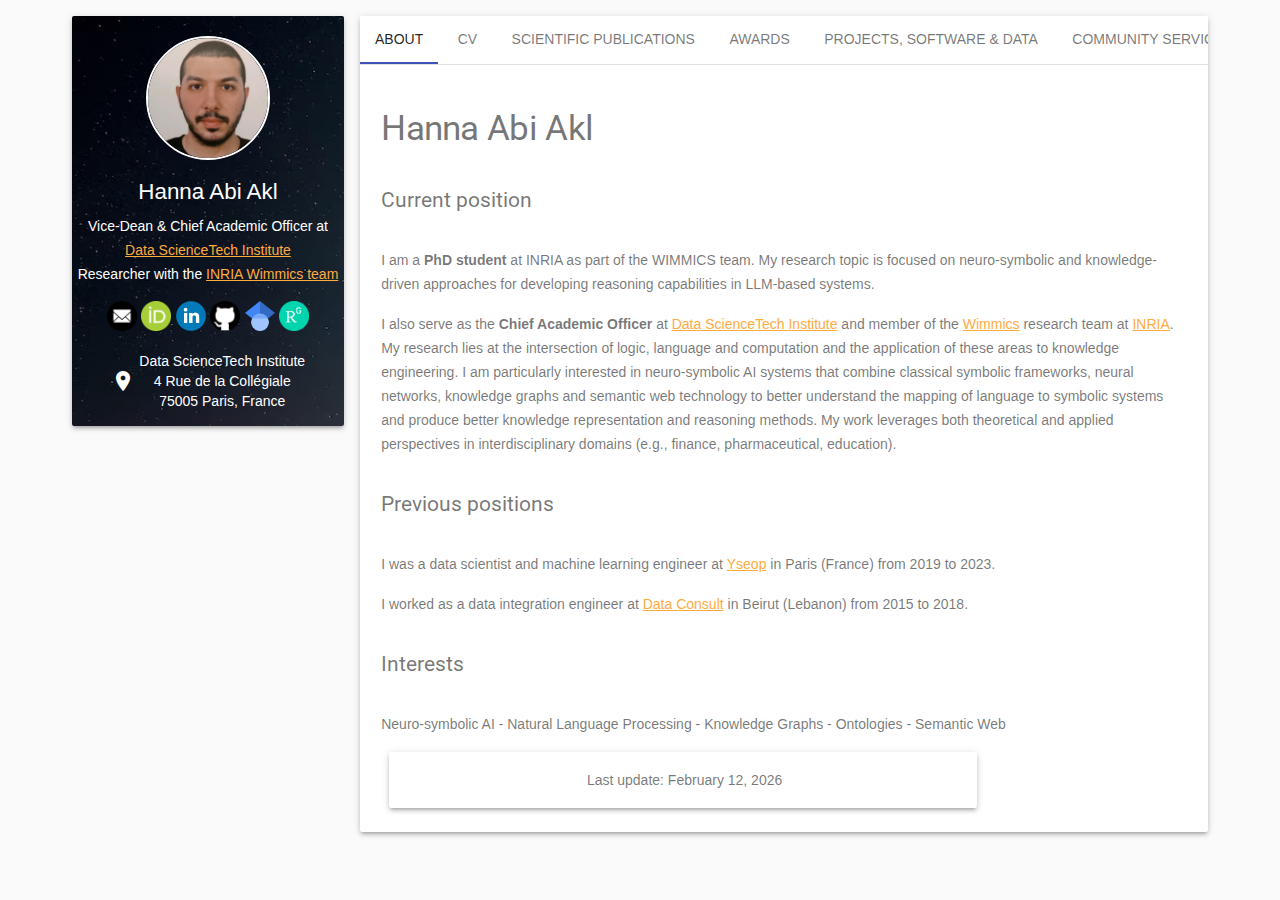
<file: index.html>
<!DOCTYPE html>
<html lang="en">
    <head>
        <meta charset="utf-8">
        <meta http-equiv="X-UA-Compatible" content="IE=edge">
        <meta name="description" content="Hanna Abi Akl">
        <meta name="viewport" content="width=device-width, initial-scale=1.0, minimum-scale=1.0">
        
        <title>Hanna Abi Akl</title>

        <link rel="stylesheet" href="https://fonts.googleapis.com/css?family=Roboto:300,400,500,700" type="text/css">
        <link rel="stylesheet" href="https://fonts.googleapis.com/icon?family=Material+Icons">
        <link rel="stylesheet" href="material.indigo-orange.min.css">
        <script defer src="material.min.js"></script>
        <link rel="stylesheet" href="styles.css" type="text/css">
    </head>

    <body>
        <div class="mdl-grid">
            <div class="mdl-cell mdl-cell--3-col mdl-cell--12-col-tablet mdl-cell--12-col-phone mdl-card mdl-shadow--3dp mdl-cell--top" id="id-card">
                <div class="center">
                    <div id="id-picture" class="id-block">
                        <img src="images/hanna.jpg" />
                    </div>
                    <div class="id-block">
                        <p id="id-title">
                            Hanna Abi Akl
                        </p>
                        <p id="id-subtitle">
                            Vice-Dean & Chief Academic Officer at <a href="https://www.datasciencetech.institute/">Data ScienceTech Institute</a><br />
                            Researcher with the <a href="https://team.inria.fr/wimmics/">INRIA Wimmics team</a><br />
                        </p>
                    </div>
                    <div id="profiles" class="id-block">
                        <a href="mailto:firstname-dot-lastname-at-inria-dot-fr"><img src="images/mail.png" /></a>
                        <a href="https://orcid.org/0000-0001-9829-7401"><img src="images/orcid.png" alt="ORCID iD icon"></a>
                        <a href="https://www.linkedin.com/in/hannaabiakl/"><img src="images/lk.png" /></a>
                        <a href="https://github.com/HannaAbiAkl"><img src="images/github.png" /></a>
                        <a href="https://scholar.google.com/citations?user=7oVvfP4AAAAJ&hl=en&oi=ao"><img src="images/scholar.png" /></a>
                        <a href="https://www.researchgate.net/profile/Hanna-Abi-Akl"><img src="images/rg.png" /></a>
                    </div>
                    <div id="address">
                        <div class="material-icons" style="vertical-align: middle;">
                                location_on
                        </div>
                        <p>
                            Data ScienceTech Institute<br />
                            4 Rue de la Collégiale<br />
                            75005 Paris, France
                        </p>
                    </div>
                </div>
            </div>

            <div class="mdl-cell mdl-cell--9-col mdl-cell--12-col-tablet mdl-cell--12-col-phone mdl-card mdl-shadow--3dp">
                <div class="mdl-card__title">
                    <div class="menu-bar">
                        <a href="index.html" class="menu-item active">About</a>
                        <a href="cv/hannaabiakl-cv.pdf" class="menu-item">CV</a>
                        <a href="publications.html" class="menu-item">Scientific Publications</a>
                        <a href="awards.html" class="menu-item">Awards</a>
                        <a href="projects.html" class="menu-item">Projects, Software &amp; Data</a>
                        <a href="services.html" class="menu-item">Community Service</a>
                        <a href="teaching.html" class="menu-item">Teaching</a>
                        <a href="supervision.html" class="menu-item">Supervision</a>
                        <a href="literary.html" class="menu-item">Literary Work</a>
                        <a href="talks.html" class="menu-item">Invited Talks</a>
                    </div>
                </div>

                <div class="mdl-card__supporting-text">
                    <h1>Hanna Abi Akl</h1>
                    <h2>Current position</h2>
                    <p>
                        I am a <span class="bold">PhD student</span> at INRIA as part of the WIMMICS team. My research topic is focused on neuro-symbolic and knowledge-driven approaches for developing reasoning capabilities in LLM-based systems. 
                    </p>
                    <p>
                        I also serve as the <span class="bold">Chief Academic Officer</span> at <a href="https://www.datasciencetech.institute/">Data ScienceTech Institute</a> and member of the <a href="https://team.inria.fr/wimmics/">Wimmics</a> research team at <a href="https://www.inria.fr/fr">INRIA</a>.
                        My research lies at the intersection of logic, language and computation and the application of these areas to knowledge engineering.  
                        I am particularly interested in neuro-symbolic AI systems that combine classical symbolic frameworks, neural networks, knowledge graphs and semantic web technology to better understand the mapping of language to symbolic systems and produce better knowledge representation and reasoning methods.
                        My work leverages both theoretical and applied perspectives in interdisciplinary domains (e.g., finance, pharmaceutical, education).  
                    </p>

                    <h2>Previous positions</h2>
                    <p>
                        I was a data scientist and machine learning engineer at <a href="https://yseop.com/">Yseop</a> in Paris (France) from 2019 to 2023.
                    </p>
                    <p>
                        I worked as a data integration engineer at <a href="https://dcgroup.com/">Data Consult</a> in Beirut (Lebanon) from 2015 to 2018.
                    </p>

                    <h2>Interests</h2>
                    <p>
                        Neuro-symbolic AI - Natural Language Processing - Knowledge Graphs - Ontologies - Semantic Web
                    </p>

            <div class="mdl-cell mdl-cell--3-col-desktop mdl-cell--hide-tablet mdl-cell--hide-phone">
            </div>

            <div class="mdl-cell mdl-cell--9-col mdl-cell--12-col-tablet mdl-cell--12-col-phone mdl-card mdl-shadow--3dp" id="footer-card">
                <div class="mdl-card__supporting-text">
                    <p>Last update: February 12, 2026</p>
                </div>
            </div>
        </div>
    </body>
</html>
</file>
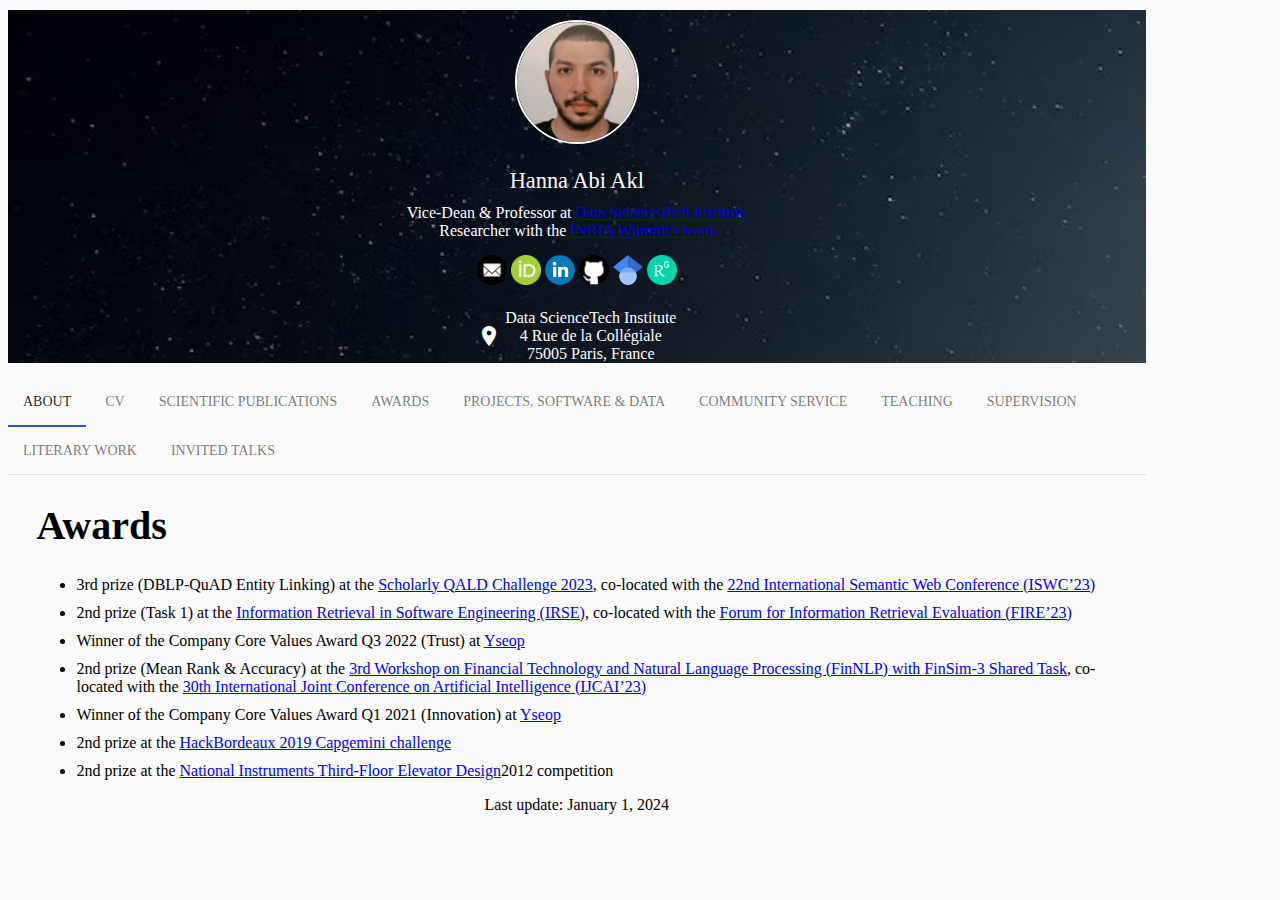
<file: awards.html>
<!DOCTYPE html>
<html lang="en">
    <head>
        <meta charset="utf-8">
        <meta http-equiv="X-UA-Compatible" content="IE=edge">
        <meta name="description" content="Hanna Abi Akl">
        <meta name="viewport" content="width=device-width, initial-scale=1.0, minimum-scale=1.0">
        
        <title>Hanna Abi Akl</title>

        <link rel="stylesheet" href="https://fonts.googleapis.com/css?family=Roboto:300,400,500,700" type="text/css">
        <link rel="stylesheet" href="https://fonts.googleapis.com/icon?family=Material+Icons">
        <link rel="stylesheet" href="https://code.getmdl.io/1.3.0/material.indigo-orange.min.css">
        <script defer src="https://code.getmdl.io/1.3.0/material.min.js"></script>
        <link rel="stylesheet" href="styles.css" type="text/css">
    </head>

    <body>
        <div class="mdl-grid">
            <div class="mdl-cell mdl-cell--3-col mdl-cell--12-col-tablet mdl-cell--12-col-phone mdl-card mdl-shadow--3dp mdl-cell--top" id="id-card">
                <div class="center">
                    <div id="id-picture" class="id-block">
                        <img src="images/hanna.jpg" />
                    </div>
                    <div class="id-block">
                        <p id="id-title">
                            Hanna Abi Akl
                        </p>
                        <p id="id-subtitle">
                            Vice-Dean & Professor at <a href="https://www.datasciencetech.institute/">Data ScienceTech Institute</a><br />
                            Researcher with the <a href="https://team.inria.fr/wimmics/">INRIA Wimmics team</a><br />
                        </p>
                    </div>
                    <div id="profiles" class="id-block">
                        <a href="mailto:firstname-dot-lastname-at-inria-dot-fr"><img src="images/mail.png" /></a>
                        <a href="https://orcid.org/0000-0001-9829-7401"><img src="images/orcid.png" alt="ORCID iD icon"></a>
                        <a href="https://www.linkedin.com/in/hannaabiakl/"><img src="images/lk.png" /></a>
                        <a href="https://github.com/HannaAbiAkl"><img src="images/github.png" /></a>
                        <a href="https://scholar.google.com/citations?user=7oVvfP4AAAAJ&hl=en&oi=ao"><img src="images/scholar.png" /></a>
                        <a href="https://www.researchgate.net/profile/Hanna-Abi-Akl"><img src="images/rg.png" /></a>
                    </div>
                    <div id="address">
                        <div class="material-icons" style="vertical-align: middle;">
                                location_on
                        </div>
                        <p>
                            Data ScienceTech Institute<br />
                            4 Rue de la Collégiale<br />
                            75005 Paris, France
                        </p>
                    </div>
                </div>
            </div>
            <div class="mdl-cell mdl-cell--9-col mdl-cell--12-col-tablet mdl-cell--12-col-phone mdl-card mdl-shadow--3dp">
                <div class="mdl-card__title">
                    <div class="menu-bar">
                        <a href="index.html" class="menu-item active">About</a>
                        <a href="cv/hannaabiakl-cv.pdf" class="menu-item">CV</a>
                        <a href="publications.html" class="menu-item">Scientific Publications</a>
                        <a href="awards.html" class="menu-item">Awards</a>
                        <a href="projects.html" class="menu-item">Projects, Software &amp; Data</a>
                        <a href="services.html" class="menu-item">Community Service</a>
                        <a href="teaching.html" class="menu-item">Teaching</a>
                        <a href="supervision.html" class="menu-item">Supervision</a>
                        <a href="literary.html" class="menu-item">Literary Work</a>
                        <a href="talks.html" class="menu-item">Invited Talks</a>
                    </div>
                </div>

                <div class="mdl-card__supporting-text">
                    <h1>Awards</h1>

                    <ul>
                        <li class="increased-margin-li">3rd prize (DBLP-QuAD Entity Linking) at the <a href="https://kgqa.github.io/scholarly-QALD-challenge/2023/">Scholarly QALD Challenge 2023</a>, co-located with the <a href="https://iswc2023.semanticweb.org/">22nd International Semantic Web Conference (ISWC’23)</a></li>
                        <li class="increased-margin-li">2nd prize (Task 1) at the <a href="https://sites.google.com/view/irse2023/home?authuser=0">Information Retrieval in Software Engineering (IRSE)</a>, co-located with the <a href="http://fire.irsi.res.in/fire/static/resources">Forum for Information Retrieval Evaluation (FIRE’23)</a></li>
                        <li class="increased-margin-li">Winner of the Company Core Values Award Q3 2022 (Trust) at <a href="https://yseop.com/">Yseop</a></li>
                        <li class="increased-margin-li">2nd prize (Mean Rank & Accuracy) at the <a href="https://sites.google.com/nlg.csie.ntu.edu.tw/finnlp2021/shared-task-finsim?authuser=0">3rd Workshop on Financial Technology and Natural Language Processing (FinNLP) with FinSim-3 Shared Task</a>, co-located with the <a href="https://ijcai-21.org/">30th International Joint Conference on Artificial Intelligence (IJCAI’23)</a></li>
                        <li class="increased-margin-li">Winner of the Company Core Values Award Q1 2021 (Innovation) at <a href="https://yseop.com/">Yseop</a></li>
                        <li class="increased-margin-li">2nd prize at the <a href="https://hackbordeaux2019.devpost.com/">HackBordeaux 2019 Capgemini challenge</a></li>
                        <li class="increased-margin-li">2nd prize at the <a href="awards/EECE diploma.pdf">National Instruments Third-Floor Elevator Design</a>2012 competition</li>
                    </ul>

                </div>
            </div>

            <div class="mdl-cell mdl-cell--3-col-desktop mdl-cell--hide-tablet mdl-cell--hide-phone">
            </div>

            <div class="mdl-cell mdl-cell--9-col mdl-cell--12-col-tablet mdl-cell--12-col-phone mdl-card mdl-shadow--3dp" id="footer-card">
                <div class="mdl-card__supporting-text">
                    <p>Last update: January 1, 2024</p>
                </div>
            </div>
        </div>
    </body>
</html>
</file>
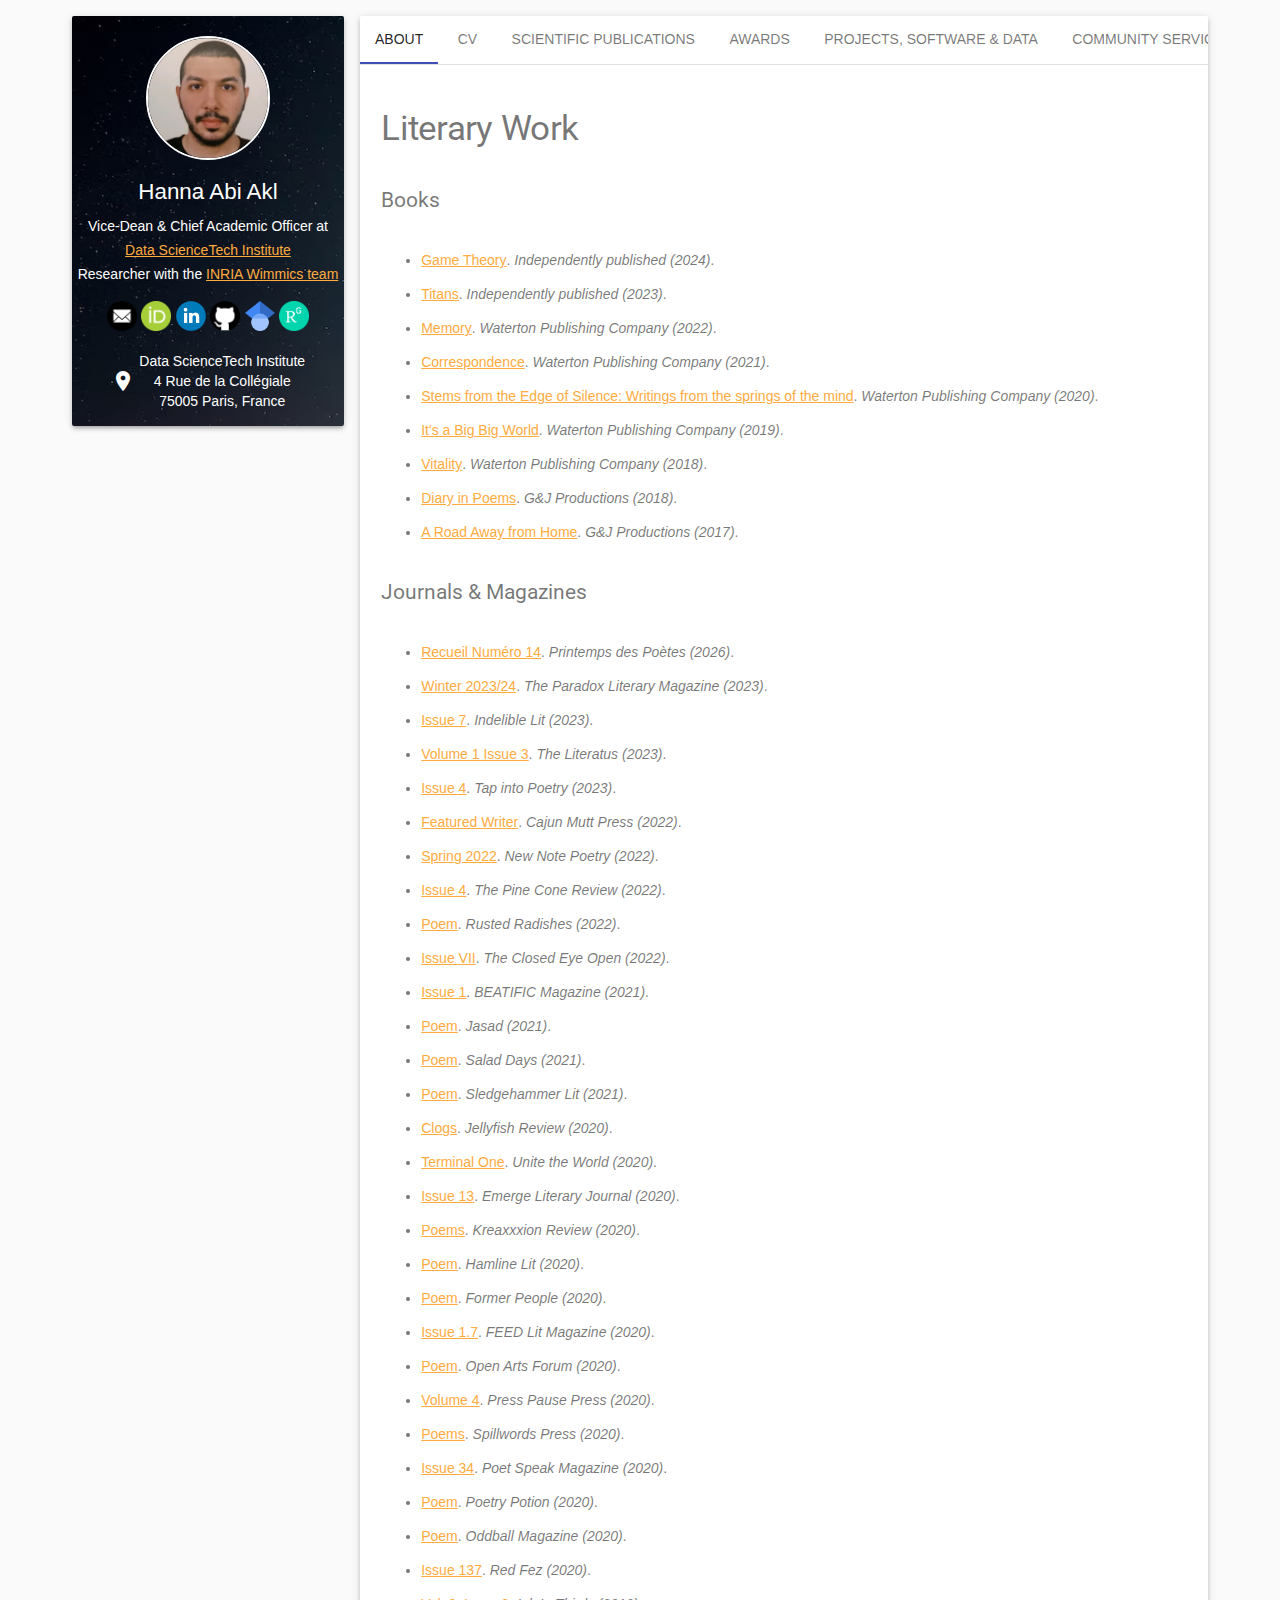
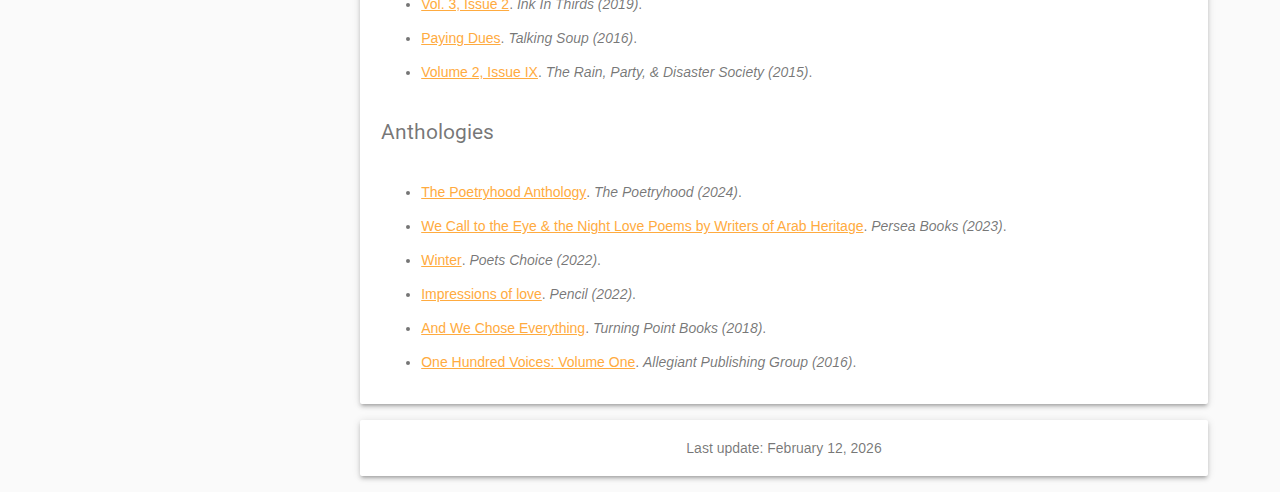
<file: literary.html>
<!DOCTYPE html>
<html lang="en">
    <head>
        <meta charset="utf-8">
        <meta http-equiv="X-UA-Compatible" content="IE=edge">
        <meta name="description" content="Hanna Abi Akl">
        <meta name="viewport" content="width=device-width, initial-scale=1.0, minimum-scale=1.0">
        
        <title>Hanna Abi Akl</title>

        <link rel="stylesheet" href="https://fonts.googleapis.com/css?family=Roboto:300,400,500,700" type="text/css">
        <link rel="stylesheet" href="https://fonts.googleapis.com/icon?family=Material+Icons">
        <link rel="stylesheet" href="material.indigo-orange.min.css">
        <script defer src="material.min.js"></script>
        <link rel="stylesheet" href="styles.css" type="text/css">
    </head>

    <body>
        <div class="mdl-grid">
            <div class="mdl-cell mdl-cell--3-col mdl-cell--12-col-tablet mdl-cell--12-col-phone mdl-card mdl-shadow--3dp mdl-cell--top" id="id-card">
                <div class="center">
                    <div id="id-picture" class="id-block">
                        <img src="images/hanna.jpg" />
                    </div>
                    <div class="id-block">
                        <p id="id-title">
                            Hanna Abi Akl
                        </p>
                        <p id="id-subtitle">
                            Vice-Dean & Chief Academic Officer at <a href="https://www.datasciencetech.institute/">Data ScienceTech Institute</a><br />
                            Researcher with the <a href="https://team.inria.fr/wimmics/">INRIA Wimmics team</a><br />
                        </p>
                    </div>
                    <div id="profiles" class="id-block">
                        <a href="mailto:firstname-dot-lastname-at-inria-dot-fr"><img src="images/mail.png" /></a>
                        <a href="https://orcid.org/0000-0001-9829-7401"><img src="images/orcid.png" alt="ORCID iD icon"></a>
                        <a href="https://www.linkedin.com/in/hannaabiakl/"><img src="images/lk.png" /></a>
                        <a href="https://github.com/HannaAbiAkl"><img src="images/github.png" /></a>
                        <a href="https://scholar.google.com/citations?user=7oVvfP4AAAAJ&hl=en&oi=ao"><img src="images/scholar.png" /></a>
                        <a href="https://www.researchgate.net/profile/Hanna-Abi-Akl"><img src="images/rg.png" /></a>
                    </div>
                    <div id="address">
                        <div class="material-icons" style="vertical-align: middle;">
                                location_on
                        </div>
                        <p>
                            Data ScienceTech Institute<br />
                            4 Rue de la Collégiale<br />
                            75005 Paris, France
                        </p>
                    </div>
                </div>
            </div>

            <div class="mdl-cell mdl-cell--9-col mdl-cell--12-col-tablet mdl-cell--12-col-phone mdl-card mdl-shadow--3dp">
                <div class="mdl-card__title">
                    <div class="menu-bar">
                        <a href="index.html" class="menu-item active">About</a>
                        <a href="cv/hannaabiakl-cv.pdf" class="menu-item">CV</a>
                        <a href="publications.html" class="menu-item">Scientific Publications</a>
                        <a href="awards.html" class="menu-item">Awards</a>
                        <a href="projects.html" class="menu-item">Projects, Software &amp; Data</a>
                        <a href="services.html" class="menu-item">Community Service</a>
                        <a href="teaching.html" class="menu-item">Teaching</a>
                        <a href="supervision.html" class="menu-item">Supervision</a>
                        <a href="literary.html" class="menu-item">Literary Work</a>
                        <a href="talks.html" class="menu-item">Invited Talks</a>
                    </div>
                </div>

                <div class="mdl-card__supporting-text">
                    <h1>Literary Work</h1>

                    <h2>Books</h2>

                    <ul>
                        <li class="increased-margin-li"><a href="https://www.amazon.com/gp/product/B0DH2RDNR7/ref=x_gr_bb_amazon?ie=UTF8&tag=x_gr_bb_amazon-20&linkCode=as2&camp=1789&creative=9325&creativeASIN=B0DH2RDNR7&SubscriptionId=1MGPYB6YW3HWK55XCGG2">Game Theory</a>. <span class="journal">Independently published (2024)</span>.</li>
                        <li class="increased-margin-li"><a href="https://www.amazon.com/Titans-Hanna-Abi-Akl/dp/B0CDFYL776/ref=tmm_pap_swatch_0?_encoding=UTF8&qid=&sr=">Titans</a>. <span class="journal">Independently published (2023)</span>.</li>
                        <li class="increased-margin-li"><a href="https://watertonbooks.com/memory/">Memory</a>. <span class="journal">Waterton Publishing Company (2022)</span>.</li>
                        <li class="increased-margin-li"><a href="https://www.amazon.com/Correspondence-Hanna-Abi-Akl/dp/1734763221?ref_=ast_author_dp&dib=eyJ2IjoiMSJ9.znv-spZoSIugUY7icvzL-TmcqV8-ZePMipcHgMgTscxaU-Kz-1Wx4K36jkDmMUirRPSMaFC2l85jiZBa6Zh8gls2OcOE-KS7SrGGiFABq59lbnboa2-QFDJ2u1LqlwB6upAcSOF7oxCQus0OlHq7zg.-PYkG2HnTNggPQemeJkSay7-Jzt1kI363FtnxsGfONQ&dib_tag=AUTHOR">Correspondence</a>. <span class="journal">Waterton Publishing Company (2021)</span>.</li>
                        <li class="increased-margin-li"><a href="https://www.amazon.com/Stems-Edge-Silence-Writings-springs/dp/1734763205?ref_=ast_author_dp&dib=eyJ2IjoiMSJ9.znv-spZoSIugUY7icvzL-TmcqV8-ZePMipcHgMgTscxaU-Kz-1Wx4K36jkDmMUirRPSMaFC2l85jiZBa6Zh8gls2OcOE-KS7SrGGiFABq59lbnboa2-QFDJ2u1LqlwB6upAcSOF7oxCQus0OlHq7zg.-PYkG2HnTNggPQemeJkSay7-Jzt1kI363FtnxsGfONQ&dib_tag=AUTHOR">Stems from the Edge of Silence: Writings from the springs of the mind</a>. <span class="journal">Waterton Publishing Company (2020)</span>.</li>
                        <li class="increased-margin-li"><a href="https://www.amazon.com/Its-Big-World-Hanna-Abi-ebook/dp/B07VTR6LSB?ref_=ast_author_dp&dib=eyJ2IjoiMSJ9.znv-spZoSIugUY7icvzL-TmcqV8-ZePMipcHgMgTscxaU-Kz-1Wx4K36jkDmMUirRPSMaFC2l85jiZBa6Zh8gls2OcOE-KS7SrGGiFABq59lbnboa2-QFDJ2u1LqlwB6upAcSOF7oxCQus0OlHq7zg.-PYkG2HnTNggPQemeJkSay7-Jzt1kI363FtnxsGfONQ&dib_tag=AUTHOR">It's a Big Big World</a>. <span class="journal">Waterton Publishing Company (2019)</span>.</li>
                        <li class="increased-margin-li"><a href="https://www.amazon.com/Vitality-Hanna-Abi-Akl-ebook/dp/B07L6S7TGS?ref_=ast_author_dp&dib=eyJ2IjoiMSJ9.znv-spZoSIugUY7icvzL-TmcqV8-ZePMipcHgMgTscxaU-Kz-1Wx4K36jkDmMUirRPSMaFC2l85jiZBa6Zh8gls2OcOE-KS7SrGGiFABq59lbnboa2-QFDJ2u1LqlwB6upAcSOF7oxCQus0OlHq7zg.-PYkG2HnTNggPQemeJkSay7-Jzt1kI363FtnxsGfONQ&dib_tag=AUTHOR">Vitality</a>. <span class="journal">Waterton Publishing Company (2018)</span>.</li>
                        <li class="increased-margin-li"><a href="https://www.amazon.com/Diary-Poems-Hanna-Abi-Akl-ebook/dp/B07D6LRS3Z?ref_=ast_author_dp&dib=eyJ2IjoiMSJ9.znv-spZoSIugUY7icvzL-TmcqV8-ZePMipcHgMgTscxaU-Kz-1Wx4K36jkDmMUirRPSMaFC2l85jiZBa6Zh8gls2OcOE-KS7SrGGiFABq59lbnboa2-QFDJ2u1LqlwB6upAcSOF7oxCQus0OlHq7zg.-PYkG2HnTNggPQemeJkSay7-Jzt1kI363FtnxsGfONQ&dib_tag=AUTHOR">Diary in Poems</a>. <span class="journal">G&J Productions (2018)</span>.</li>
                        <li class="increased-margin-li"><a href="https://www.amazon.com/Road-Away-Home-Hanna-Abi-ebook/dp/B01MZ6D53G?ref_=ast_author_dp&dib=eyJ2IjoiMSJ9.znv-spZoSIugUY7icvzL-TmcqV8-ZePMipcHgMgTscxaU-Kz-1Wx4K36jkDmMUirRPSMaFC2l85jiZBa6Zh8gls2OcOE-KS7SrGGiFABq59lbnboa2-QFDJ2u1LqlwB6upAcSOF7oxCQus0OlHq7zg.-PYkG2HnTNggPQemeJkSay7-Jzt1kI363FtnxsGfONQ&dib_tag=AUTHOR">A Road Away from Home</a>. <span class="journal">G&J Productions (2017)</span>.</li>
                    </ul>
 
                    <h2>Journals & Magazines</h2>

                    <ul>
                        <li class="increased-margin-li"><a href="https://www.calameo.com/agglopvm/read/00001185222929f95a245?page=1">Recueil Numéro 14</a>. <span class="journal">Printemps des Poètes (2026)</span>.</li>
                        <li class="increased-margin-li"><a href="https://www.canva.com/design/DAF4S-uLvn4/Bpc-mIn-Rd0Bf65jFbMtZw/view?utm_content=DAF4S-uLvn4&utm_campaign=designshare&utm_medium=link&utm_source=editor">Winter 2023/24</a>. <span class="journal">The Paradox Literary Magazine (2023)</span>.</li>
                        <li class="increased-margin-li"><a href="https://acrobat.adobe.com/link/track?uri=urn%3Aaaid%3Ascds%3AUS%3Ae91efc87-ff6a-4760-a667-c714cd10f01a">Issue 7</a>. <span class="journal">Indelible Lit (2023)</span>.</li>
                        <li class="increased-margin-li"><a href="https://www.magcloud.com/webviewer/2515971?__">Volume 1 Issue 3</a>. <span class="journal">The Literatus (2023)</span>.</li>
                        <li class="increased-margin-li"><a href="https://tapintopoetry.wordpress.com/2023/06/30/tap-into-poetry-4/">Issue 4</a>. <span class="journal">Tap into Poetry (2023)</span>.</li>
                        <li class="increased-margin-li"><a href="https://cajunmuttpress.wordpress.com/2022/06/17/cajun-mutt-press-featured-writer-06-17-22/">Featured Writer</a>. <span class="journal">Cajun Mutt Press (2022)</span>.</li>
                        <li class="increased-margin-li"><a href="https://www.newnotepoetry.com/spring-2022">Spring 2022</a>. <span class="journal">New Note Poetry (2022)</span>.</li>
                        <li class="increased-margin-li"><a href="https://thepineconereview.com/the-pine-cone-review-issue-issue-4/">Issue 4</a>. <span class="journal">The Pine Cone Review (2022)</span>.</li>
                        <li class="increased-margin-li"><a href="https://www.rustedradishes.com/unhinged/">Poem</a>. <span class="journal">Rusted Radishes (2022)</span>.</li>
                        <li class="increased-margin-li"><a href="https://theclosedeyeopen.com/issue-vii/">Issue VII</a>. <span class="journal">The Closed Eye Open (2022)</span>.</li>
                        <li class="increased-margin-li"><a href="https://www.amazon.com/BEATIFIC-Magazine-Winter-2021-Issue-ebook/dp/B08TR1HSNF">Issue 1</a>. <span class="journal">BEATIFIC Magazine (2021)</span>.</li>
                        <li class="increased-margin-li"><a href="https://jasadmedia.org/en/letter-to-a-young-woman/?lang=en">Poem</a>. <span class="journal">Jasad (2021)</span>.</li>
                        <li class="increased-margin-li"><a href="https://www.wearesaladdays.com/posts/the-soul-of-a-poet">Poem</a>. <span class="journal">Salad Days (2021)</span>.</li>
                        <li class="increased-margin-li"><a href="https://www.sledgehammerlit.com/post/vondelpark-by-hanna-abi-akl">Poem</a>. <span class="journal">Sledgehammer Lit (2021)</span>.</li>
                        <li class="increased-margin-li"><a href="https://jellyfishreview.wordpress.com/2020/05/18/clogs-by-hanna-abi-akl/">Clogs</a>. <span class="journal">Jellyfish Review (2020)</span>.</li>
                        <li class="increased-margin-li"><a href="https://unitetheworld.net/home/magazine/first-issue/">Terminal One</a>. <span class="journal">Unite the World (2020)</span>.</li>
                        <li class="increased-margin-li"><a href="https://emergeliteraryjournal.com/issue-13/">Issue 13</a>. <span class="journal">Emerge Literary Journal (2020)</span>.</li>
                        <li class="increased-margin-li"><a href="https://kreaxxxion.files.wordpress.com/2020/06/poetry_hannaabiakl-2.pdf">Poems</a>. <span class="journal">Kreaxxxion Review (2020)</span>.</li>
                        <li class="increased-margin-li"><a href="https://hamlinelitlink.wordpress.com/2020/04/08/birdstorm-poetry/">Poem</a>. <span class="journal">Hamline Lit (2020)</span>.</li>
                        <li class="increased-margin-li"><a href="https://formerpeople.wordpress.com/2020/04/30/second-son/">Poem</a>. <span class="journal">Former People (2020)</span>.</li>
                        <li class="increased-margin-li"><a href="https://feedlitmag.com/2020/05/28/issue-1-7/">Issue 1.7</a>. <span class="journal">FEED Lit Magazine (2020)</span>.</li>
                        <li class="increased-margin-li"><a href="https://openartsforum.com/critical-thinkers/">Poem</a>. <span class="journal">Open Arts Forum (2020)</span>.</li>
                        <li class="increased-margin-li"><a href="https://www.presspausepress.org/volume-4/">Volume 4</a>. <span class="journal">Press Pause Press (2020)</span>.</li>
                        <li class="increased-margin-li"><a href="https://spillwords.com/author/hannaabiakl/">Poems</a>. <span class="journal">Spillwords Press (2020)</span>.</li>
                        <li class="increased-margin-li"><a href="https://www.magcloud.com/browse/issue/1818148">Issue 34</a>. <span class="journal">Poet Speak Magazine (2020)</span>.</li>
                        <li class="increased-margin-li"><a href="https://www.poetrypotion.com/17139-2/">Poem</a>. <span class="journal">Poetry Potion (2020)</span>.</li>
                        <li class="increased-margin-li"><a href="https://oddballmagazine.com/poem-by-hanna-abi-akl/">Poem</a>. <span class="journal">Oddball Magazine (2020)</span>.</li>
                        <li class="increased-margin-li"><a href="https://www.redfez.net/issue137">Issue 137</a>. <span class="journal">Red Fez (2020)</span>.</li>
                        <li class="increased-margin-li"><a href="https://www.magcloud.com/browse/issue/1576830">Vol. 3, Issue 2</a>. <span class="journal">Ink In Thirds (2019)</span>.</li>
                        <li class="increased-margin-li"><a href="https://talkingsoup.com/work-and-play/paying-dues">Paying Dues</a>. <span class="journal">Talking Soup (2016)</span>.</li>
                        <li class="increased-margin-li"><a href="https://issuu.com/rpdsociety/docs/august_bi_2015">Volume 2, Issue IX</a>. <span class="journal">The Rain, Party, &amp; Disaster Society (2015)</span>.</li>
                    </ul>

                    <h2>Anthologies</h2>

                    <ul>
                        <li class="increased-margin-li"><a href="https://27xfkfcnr5y.typeform.com/to/m1STFOM6">The Poetryhood Anthology</a>. <span class="journal">The Poetryhood (2024)</span>.</li>
                        <li class="increased-margin-li"><a href="https://www.perseabooks.com/we-call-to-the-eye-and-the-night">We Call to the Eye & the Night Love Poems by Writers of Arab Heritage</a>. <span class="journal">Persea Books (2023)</span>.</li>
                        <li class="increased-margin-li"><a href="https://www.amazon.com/Winter-Akshay-Sonthalia-ebook/dp/B0B1X2ZZ91?ref_=ast_author_dp&dib=eyJ2IjoiMSJ9.znv-spZoSIugUY7icvzL-TmcqV8-ZePMipcHgMgTscxaU-Kz-1Wx4K36jkDmMUirRPSMaFC2l85jiZBa6Zh8gls2OcOE-KS7SrGGiFABq59lbnboa2-QFDJ2u1LqlwB6upAcSOF7oxCQus0OlHq7zg.-PYkG2HnTNggPQemeJkSay7-Jzt1kI363FtnxsGfONQ&dib_tag=AUTHOR">Winter</a>. <span class="journal">Poets Choice (2022)</span>.</li>
                        <li class="increased-margin-li"><a href="https://thepencilapp.com/shop/product/details/28631">Impressions of love</a>. <span class="journal">Pencil (2022)</span>.</li>
                        <li class="increased-margin-li"><a href="http://www.tpbooksonline.com/product/BKNV6/And-We-Chose-Everything.html?cid=18">And We Chose Everything</a>. <span class="journal">Turning Point Books (2018)</span>.</li>
                        <li class="increased-margin-li"><a href="https://www.amazon.com/One-Hundred-Voices-Centum-Press/dp/1945737034?ref_=ast_author_dp&dib=eyJ2IjoiMSJ9.znv-spZoSIugUY7icvzL-TmcqV8-ZePMipcHgMgTscxaU-Kz-1Wx4K36jkDmMUirRPSMaFC2l85jiZBa6Zh8gls2OcOE-KS7SrGGiFABq59lbnboa2-QFDJ2u1LqlwB6upAcSOF7oxCQus0OlHq7zg.-PYkG2HnTNggPQemeJkSay7-Jzt1kI363FtnxsGfONQ&dib_tag=AUTHOR">One Hundred Voices: Volume One</a>. <span class="journal">Allegiant Publishing Group (2016)</span>.</li>
                    </ul>

                </div>
            </div>

            <div class="mdl-cell mdl-cell--3-col-desktop mdl-cell--hide-tablet mdl-cell--hide-phone">
            </div>

            <div class="mdl-cell mdl-cell--9-col mdl-cell--12-col-tablet mdl-cell--12-col-phone mdl-card mdl-shadow--3dp" id="footer-card">
                <div class="mdl-card__supporting-text">
                    <p>Last update: February 12, 2026</p>
                </div>
            </div>
        </div>
    </body>
</html>
</file>
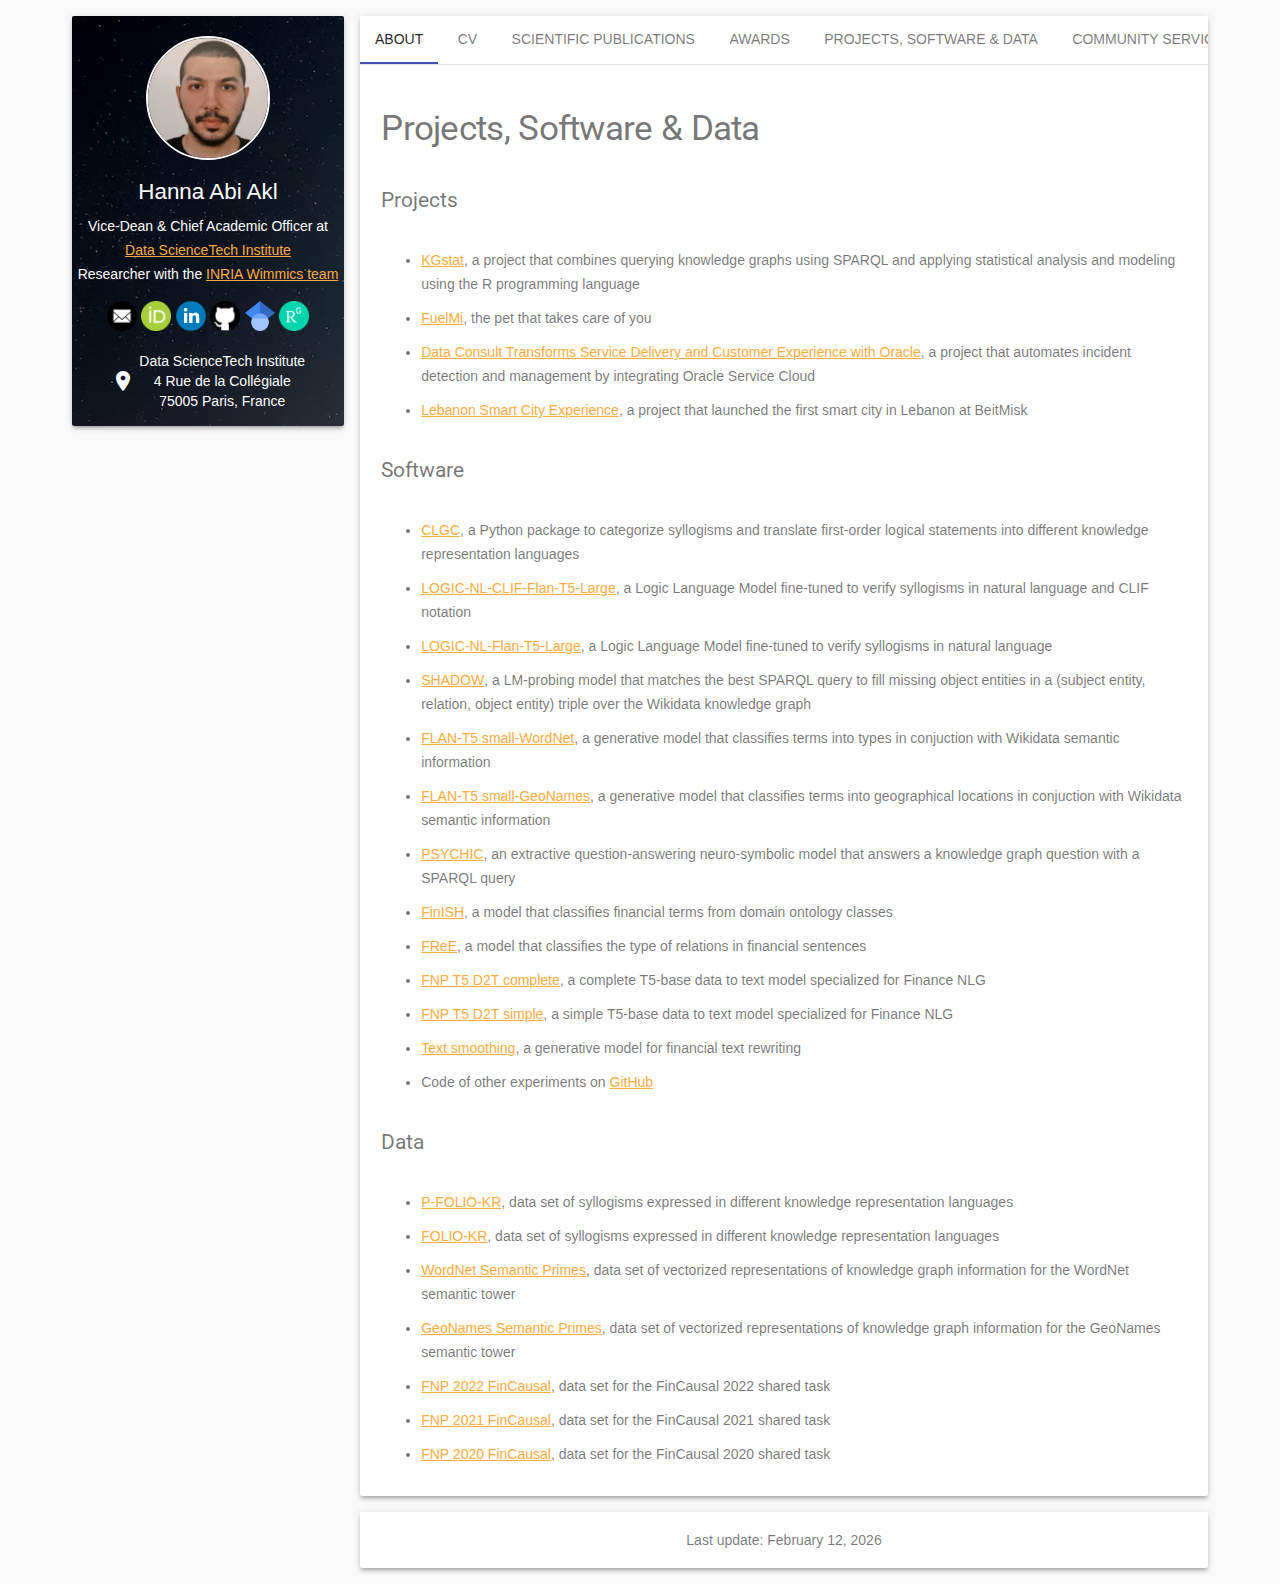
<file: projects.html>
<!DOCTYPE html>
<html lang="en">
    <head>
        <meta charset="utf-8">
        <meta http-equiv="X-UA-Compatible" content="IE=edge">
        <meta name="description" content="Hanna Abi Akl">
        <meta name="viewport" content="width=device-width, initial-scale=1.0, minimum-scale=1.0">
        
        <title>Hanna Abi Akl</title>

        <link rel="stylesheet" href="https://fonts.googleapis.com/css?family=Roboto:300,400,500,700" type="text/css">
        <link rel="stylesheet" href="https://fonts.googleapis.com/icon?family=Material+Icons">
        <link rel="stylesheet" href="material.indigo-orange.min.css">
        <script defer src="material.min.js"></script>
        <link rel="stylesheet" href="styles.css" type="text/css">
    </head>

    <body>
        <div class="mdl-grid">
            <div class="mdl-cell mdl-cell--3-col mdl-cell--12-col-tablet mdl-cell--12-col-phone mdl-card mdl-shadow--3dp mdl-cell--top" id="id-card">
                <div class="center">
                    <div id="id-picture" class="id-block">
                        <img src="images/hanna.jpg" />
                    </div>
                    <div class="id-block">
                        <p id="id-title">
                            Hanna Abi Akl
                        </p>
                        <p id="id-subtitle">
                            Vice-Dean & Chief Academic Officer at <a href="https://www.datasciencetech.institute/">Data ScienceTech Institute</a><br />
                            Researcher with the <a href="https://team.inria.fr/wimmics/">INRIA Wimmics team</a><br />
                        </p>
                    </div>
                    <div id="profiles" class="id-block">
                        <a href="mailto:firstname-dot-lastname-at-inria-dot-fr"><img src="images/mail.png" /></a>
                        <a href="https://orcid.org/0000-0001-9829-7401"><img src="images/orcid.png" alt="ORCID iD icon"></a>
                        <a href="https://www.linkedin.com/in/hannaabiakl/"><img src="images/lk.png" /></a>
                        <a href="https://github.com/HannaAbiAkl"><img src="images/github.png" /></a>
                        <a href="https://scholar.google.com/citations?user=7oVvfP4AAAAJ&hl=en&oi=ao"><img src="images/scholar.png" /></a>
                        <a href="https://www.researchgate.net/profile/Hanna-Abi-Akl"><img src="images/rg.png" /></a>
                    </div>
                    <div id="address">
                        <div class="material-icons" style="vertical-align: middle;">
                                location_on
                        </div>
                        <p>
                            Data ScienceTech Institute<br />
                            4 Rue de la Collégiale<br />
                            75005 Paris, France
                        </p>
                    </div>
                </div>
            </div>

            <div class="mdl-cell mdl-cell--9-col mdl-cell--12-col-tablet mdl-cell--12-col-phone mdl-card mdl-shadow--3dp">
                <div class="mdl-card__title">
                    <div class="menu-bar">
                        <a href="index.html" class="menu-item active">About</a>
                        <a href="cv/hannaabiakl-cv.pdf" class="menu-item">CV</a>
                        <a href="publications.html" class="menu-item">Scientific Publications</a>
                        <a href="awards.html" class="menu-item">Awards</a>
                        <a href="projects.html" class="menu-item">Projects, Software &amp; Data</a>
                        <a href="services.html" class="menu-item">Community Service</a>
                        <a href="teaching.html" class="menu-item">Teaching</a>
                        <a href="supervision.html" class="menu-item">Supervision</a>
                        <a href="literary.html" class="menu-item">Literary Work</a>
                        <a href="talks.html" class="menu-item">Invited Talks</a>
                    </div>
                </div>

                <div class="mdl-card__supporting-text">
                    <h1>Projects, Software &amp; Data</h1>

                    <h2>Projects</h2>

                    <ul>
                        <li class="increased-margin-li"><a href="https://github.com/Wimmics/kgstat">KGstat</a>, a project that combines querying knowledge graphs using SPARQL and applying statistical analysis and modeling using the R programming language</li>
                        <li class="increased-margin-li"><a href="https://devpost.com/software/fuelmi">FuelMi</a>, the pet that takes care of you</li>
                        <li class="increased-margin-li"><a href="https://dcgroup.com/data-consult-transforms-service-delivery-and-customer-experience-with-oracle/">Data Consult Transforms Service Delivery and Customer Experience with Oracle</a>, a project that automates incident detection and management by integrating Oracle Service Cloud</li>
                        <li class="increased-margin-li"><a href="https://dcgroup.com/lebanon-smart-city-experience/">Lebanon Smart City Experience</a>, a project that launched the first smart city in Lebanon at BeitMisk</li>
                    </ul>
 
                    <h2>Software</h2>

                    <ul>
                        <li class="increased-margin-li"><a href="https://github.com/HannaAbiAkl/clgc">CLGC</a>, a Python package to categorize syllogisms and translate first-order logical statements into different knowledge representation languages</li>
                        <li class="increased-margin-li"><a href="https://huggingface.co/HannaAbiAkl/LOGIC-NL-CLIF-Flan-T5-Large">LOGIC-NL-CLIF-Flan-T5-Large</a>, a Logic Language Model fine-tuned to verify syllogisms in natural language and CLIF notation</li>
                        <li class="increased-margin-li"><a href="https://huggingface.co/HannaAbiAkl/LOGIC-NL-Flan-T5-Large">LOGIC-NL-Flan-T5-Large</a>, a Logic Language Model fine-tuned to verify syllogisms in natural language</li>
                        <li class="increased-margin-li"><a href="https://huggingface.co/HannaAbiAkl/shadow">SHADOW</a>, a LM-probing model that matches the best SPARQL query to fill missing object entities in a (subject entity, relation, object entity) triple over the Wikidata knowledge graph</li>
                        <li class="increased-margin-li"><a href="https://huggingface.co/HannaAbiAkl/flan-t5-small-wordnet">FLAN-T5 small-WordNet</a>, a generative model that classifies terms into types in conjuction with Wikidata semantic information</li>
                        <li class="increased-margin-li"><a href="https://huggingface.co/HannaAbiAkl/flan-t5-small-geonames">FLAN-T5 small-GeoNames</a>, a generative model that classifies terms into geographical locations in conjuction with Wikidata semantic information</li>
                        <li class="increased-margin-li"><a href="https://huggingface.co/HannaAbiAkl/psychic">PSYCHIC</a>, an extractive question-answering neuro-symbolic model that answers a knowledge graph question with a SPARQL query</li>
                        <li class="increased-margin-li"><a href="https://huggingface.co/yseop/roberta-base-finance-hypernym-identification">FinISH</a>, a model that classifies financial terms from domain ontology classes</li>
                        <li class="increased-margin-li"><a href="https://huggingface.co/yseop/distilbert-base-financial-relation-extraction">FReE</a>, a model that classifies the type of relations in financial sentences</li>
                        <li class="increased-margin-li"><a href="https://huggingface.co/yseop/FNP_T5_D2T_complete">FNP T5 D2T complete</a>, a complete T5-base data to text model specialized for Finance NLG</li>
                        <li class="increased-margin-li"><a href="https://huggingface.co/yseop/FNP_T5_D2T_simple">FNP T5 D2T simple</a>, a simple T5-base data to text model specialized for Finance NLG</li>
                        <li class="increased-margin-li"><a href="https://huggingface.co/yseop/text_smoothing">Text smoothing</a>, a generative model for financial text rewriting</li>
                        <li class="increased-margin-li">Code of other experiments on <a href="https://github.com/HannaAbiAkl">GitHub</a></li>
                    </ul>

                    <h2>Data</h2>

                    <ul>
                        <li class="increased-margin-li"><a href="https://huggingface.co/datasets/HannaAbiAkl/P-FOLIO-KR">P-FOLIO-KR</a>, data set of syllogisms expressed in different knowledge representation languages</li>
                        <li class="increased-margin-li"><a href="https://huggingface.co/datasets/HannaAbiAkl/FOLIO-KR">FOLIO-KR</a>, data set of syllogisms expressed in different knowledge representation languages</li>
                        <li class="increased-margin-li"><a href="https://huggingface.co/datasets/HannaAbiAkl/wordnet-semantic-primes">WordNet Semantic Primes</a>, data set of vectorized representations of knowledge graph information for the WordNet semantic tower</li>
                        <li class="increased-margin-li"><a href="https://huggingface.co/datasets/HannaAbiAkl/geonames-semantic-primes">GeoNames Semantic Primes</a>, data set of vectorized representations of knowledge graph information for the GeoNames semantic tower</li>
                        <li class="increased-margin-li"><a href="https://github.com/yseop/YseopLab/tree/develop/FNP_2022_FinCausal/data">FNP 2022 FinCausal</a>, data set for the FinCausal 2022 shared task</li>
                        <li class="increased-margin-li"><a href="https://github.com/yseop/YseopLab/tree/develop/FNP_2021_FinCausal/data">FNP 2021 FinCausal</a>, data set for the FinCausal 2021 shared task</li>
                        <li class="increased-margin-li"><a href="https://github.com/yseop/YseopLab/tree/develop/FNP_2020_FinCausal">FNP 2020 FinCausal</a>, data set for the FinCausal 2020 shared task</li>
                    </ul>

                </div>
            </div>

            <div class="mdl-cell mdl-cell--3-col-desktop mdl-cell--hide-tablet mdl-cell--hide-phone">
            </div>

            <div class="mdl-cell mdl-cell--9-col mdl-cell--12-col-tablet mdl-cell--12-col-phone mdl-card mdl-shadow--3dp" id="footer-card">
                <div class="mdl-card__supporting-text">
                    <p>Last update: February 12, 2026</p>
                </div>
            </div>
        </div>
    </body>
</html>
</file>
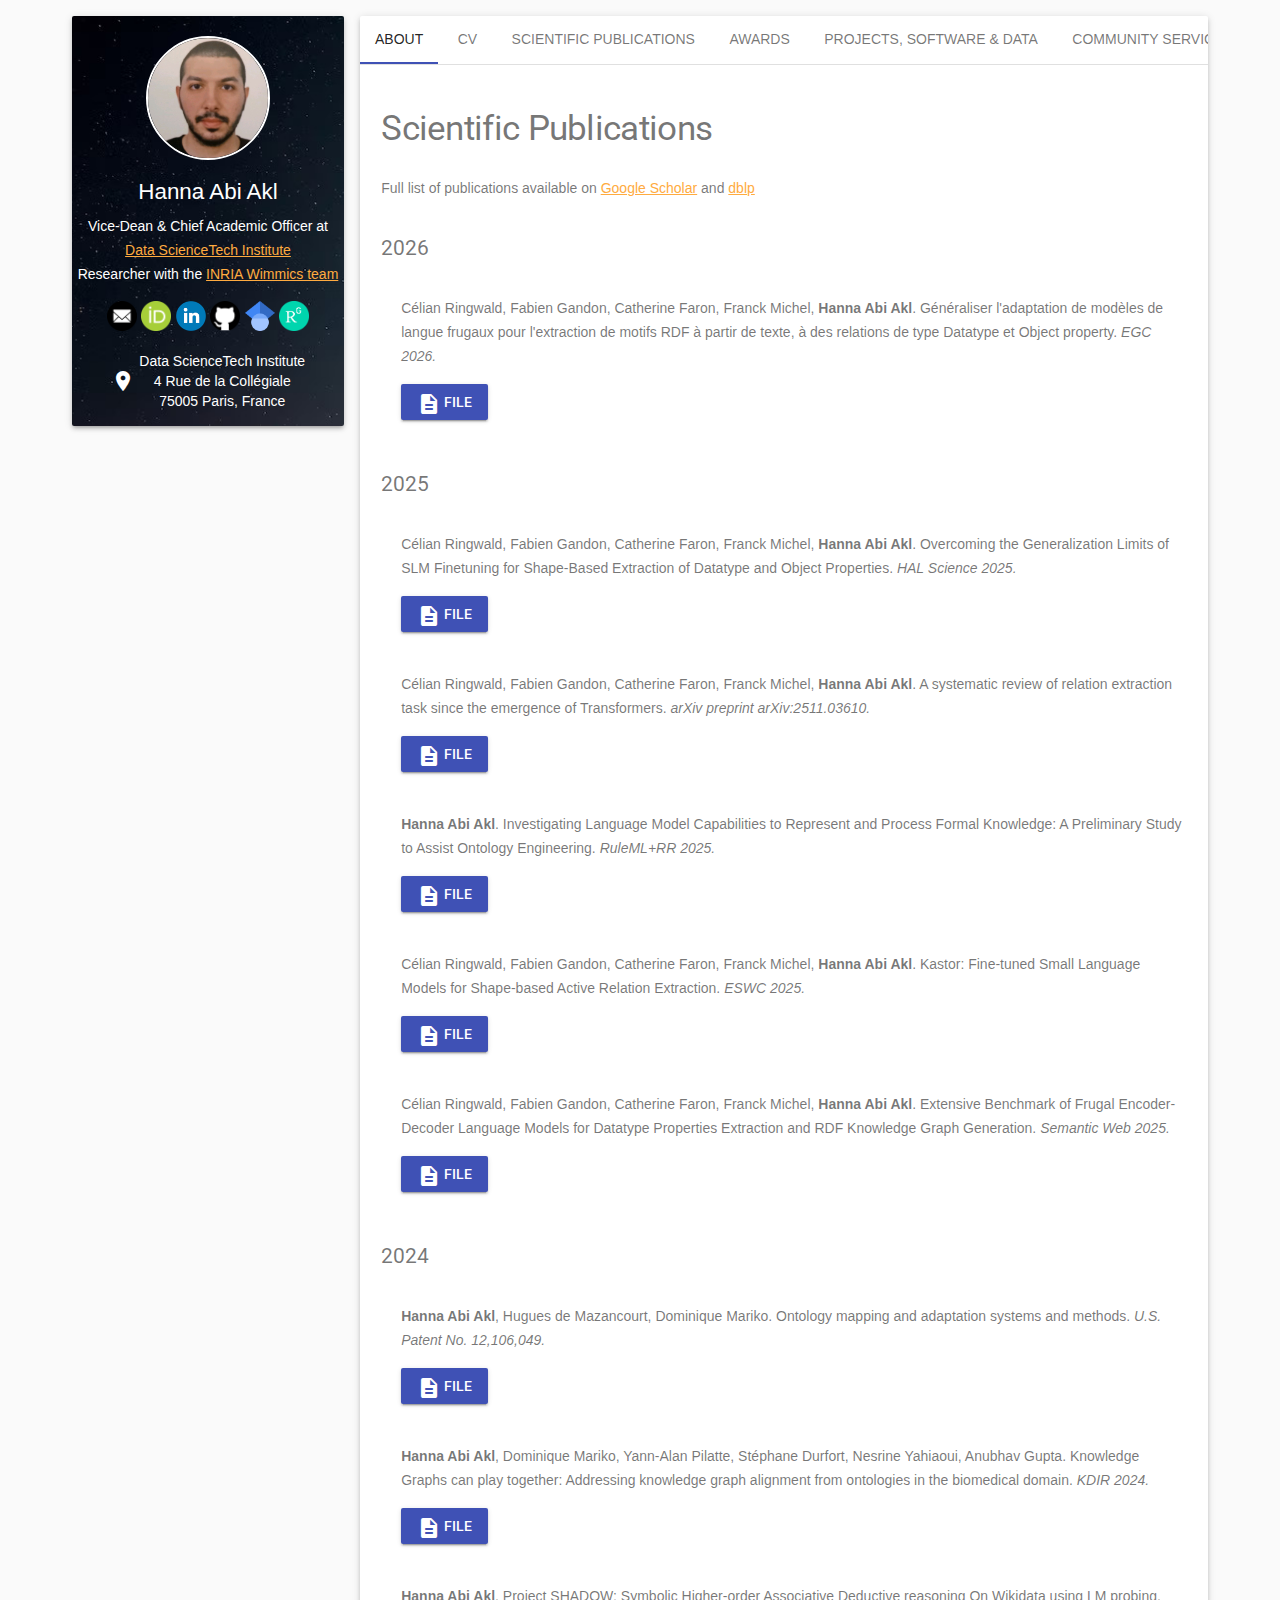
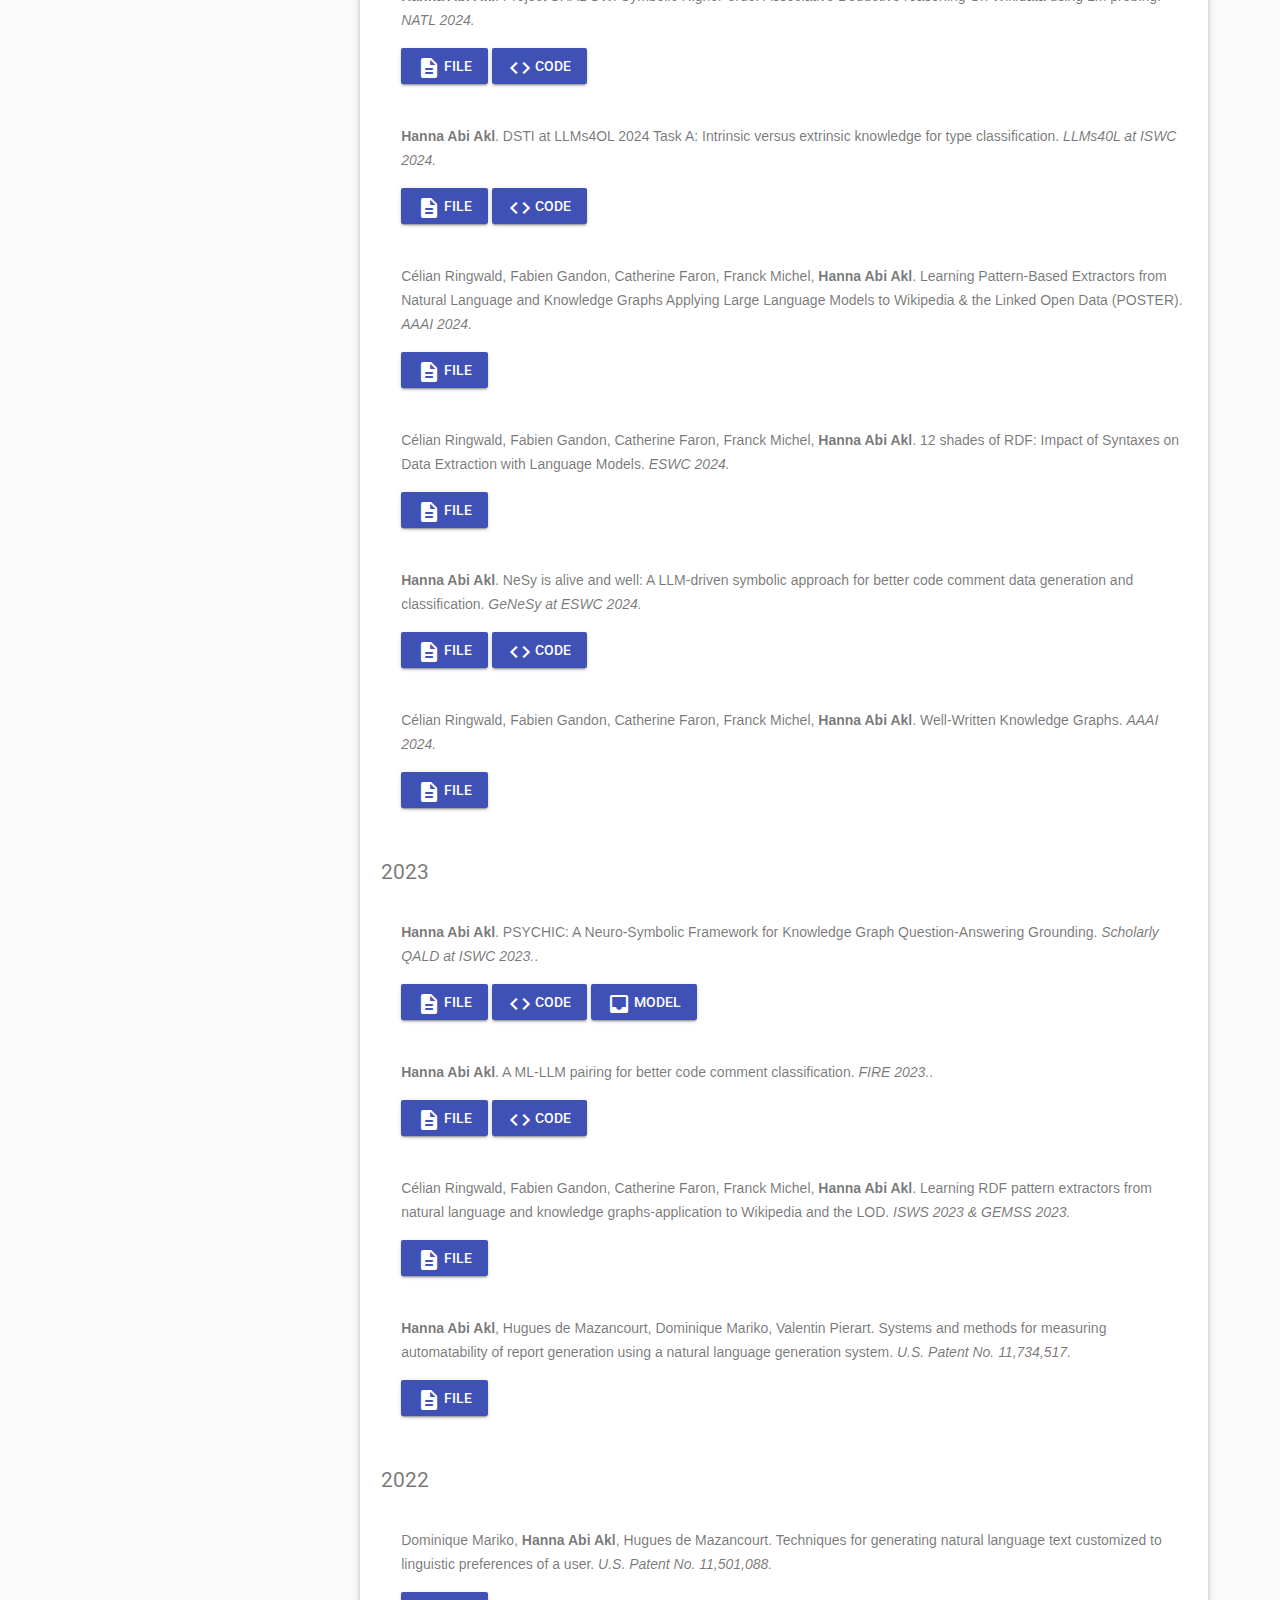
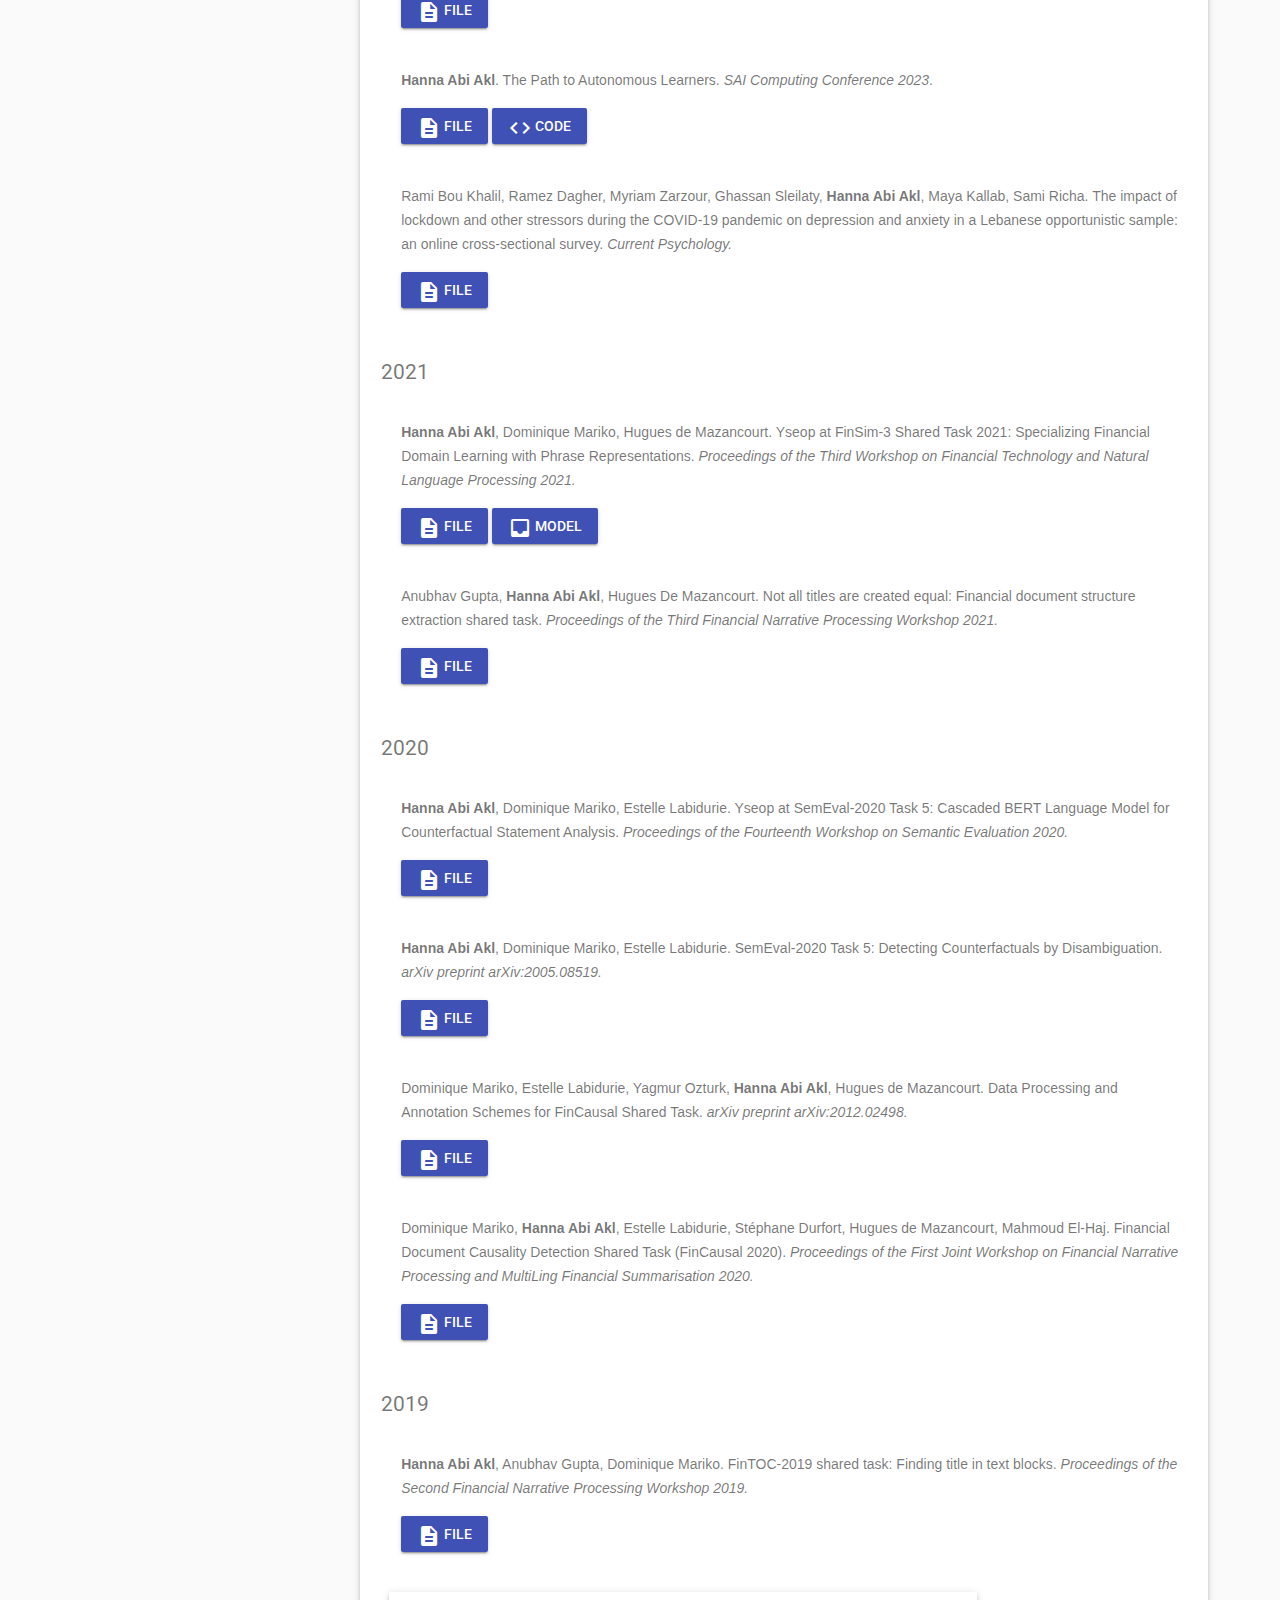
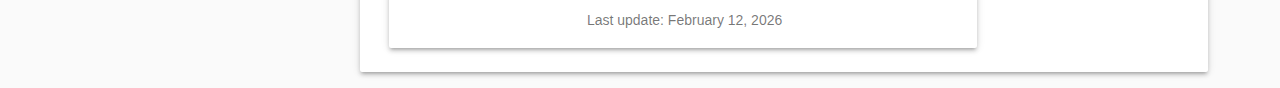
<file: publications.html>
<!DOCTYPE html>
<html lang="en">
    <head>
        <meta charset="utf-8">
        <meta http-equiv="X-UA-Compatible" content="IE=edge">
        <meta name="description" content="Hanna Abi Akl">
        <meta name="viewport" content="width=device-width, initial-scale=1.0, minimum-scale=1.0">
        
        <title>Hanna Abi Akl</title>

        <link rel="stylesheet" href="https://fonts.googleapis.com/css?family=Roboto:300,400,500,700" type="text/css">
        <link rel="stylesheet" href="https://fonts.googleapis.com/icon?family=Material+Icons">
        <link rel="stylesheet" href="material.indigo-orange.min.css">
        <script defer src="material.min.js"></script>
        <link rel="stylesheet" href="styles.css" type="text/css">
    </head>

    <body>
        <div class="mdl-grid">
            <div class="mdl-cell mdl-cell--3-col mdl-cell--12-col-tablet mdl-cell--12-col-phone mdl-card mdl-shadow--3dp mdl-cell--top" id="id-card">
                <div class="center">
                    <div id="id-picture" class="id-block">
                        <img src="images/hanna.jpg" />
                    </div>
                    <div class="id-block">
                        <p id="id-title">
                            Hanna Abi Akl
                        </p>
                        <p id="id-subtitle">
                            Vice-Dean & Chief Academic Officer at <a href="https://www.datasciencetech.institute/">Data ScienceTech Institute</a><br />
                            Researcher with the <a href="https://team.inria.fr/wimmics/">INRIA Wimmics team</a><br />
                        </p>
                    </div>
                    <div id="profiles" class="id-block">
                        <a href="mailto:firstname-dot-lastname-at-inria-dot-fr"><img src="images/mail.png" /></a>
                        <a href="https://orcid.org/0000-0001-9829-7401"><img src="images/orcid.png" alt="ORCID iD icon"></a>
                        <a href="https://www.linkedin.com/in/hannaabiakl/"><img src="images/lk.png" /></a>
                        <a href="https://github.com/HannaAbiAkl"><img src="images/github.png" /></a>
                        <a href="https://scholar.google.com/citations?user=7oVvfP4AAAAJ&hl=en&oi=ao"><img src="images/scholar.png" /></a>
                        <a href="https://www.researchgate.net/profile/Hanna-Abi-Akl"><img src="images/rg.png" /></a>
                    </div>
                    <div id="address">
                        <div class="material-icons" style="vertical-align: middle;">
                                location_on
                        </div>
                        <p>
                            Data ScienceTech Institute<br />
                            4 Rue de la Collégiale<br />
                            75005 Paris, France
                        </p>
                    </div>
                </div>
            </div>

            <div class="mdl-cell mdl-cell--9-col mdl-cell--12-col-tablet mdl-cell--12-col-phone mdl-card mdl-shadow--3dp">
                <div class="mdl-card__title">
                    <div class="menu-bar">
                        <a href="index.html" class="menu-item active">About</a>
                        <a href="cv/hannaabiakl-cv.pdf" class="menu-item">CV</a>
                        <a href="publications.html" class="menu-item">Scientific Publications</a>
                        <a href="awards.html" class="menu-item">Awards</a>
                        <a href="projects.html" class="menu-item">Projects, Software &amp; Data</a>
                        <a href="services.html" class="menu-item">Community Service</a>
                        <a href="teaching.html" class="menu-item">Teaching</a>
                        <a href="supervision.html" class="menu-item">Supervision</a>
                        <a href="literary.html" class="menu-item">Literary Work</a>
                        <a href="talks.html" class="menu-item">Invited Talks</a>
                    </div>
                </div>

                <div class="mdl-card__supporting-text">
                    <h1>Scientific Publications</h1>
                    <p>
                        Full list of publications available on
                        <a href="https://scholar.google.com/citations?user=7oVvfP4AAAAJ&hl=en&oi=ao">Google Scholar</a>
                        and <a href="https://dblp.uni-trier.de/pid/265/5846.html">dblp</a>
                    </p>

                    <h2>2026</h2>

<div class="publication">
                        <p>
                            Célian Ringwald, Fabien Gandon, Catherine Faron, Franck Michel, <span class="author">Hanna Abi Akl</span>. Généraliser l'adaptation de modèles de langue frugaux pour l'extraction de motifs RDF à partir de texte, à des relations de type Datatype et Object property. <span class="journal">EGC 2026.</span>
                        </p>

                        <a href="https://hal.science/hal-05565922"><button class="mdl-button mdl-js-button mdl-button--raised mdl-button--colored">
                            <span class="material-icons" style="vertical-align: middle;">
                                description
                            </span>
                            File
                        </button></a>
                    </div>

                    <h2>2025</h2>

                   <div class="publication">
                        <p>
                            Célian Ringwald, Fabien Gandon, Catherine Faron, Franck Michel, <span class="author">Hanna Abi Akl</span>. Overcoming the Generalization Limits of SLM Finetuning for Shape-Based Extraction of Datatype and Object Properties. <span class="journal">HAL Science 2025.</span>
                        </p>

                        <a href="https://hal.science/hal-05285428"><button class="mdl-button mdl-js-button mdl-button--raised mdl-button--colored">
                            <span class="material-icons" style="vertical-align: middle;">
                                description
                            </span>
                            File
                        </button></a>
                    </div>

                    
                    <div class="publication">
                        <p>
                            Célian Ringwald, Fabien Gandon, Catherine Faron, Franck Michel, <span class="author">Hanna Abi Akl</span>. A systematic review of relation extraction task since the emergence of Transformers. <span class="journal">arXiv preprint arXiv:2511.03610.</span>
                        </p>

                        <a href="https://arxiv.org/abs/2511.03610"><button class="mdl-button mdl-js-button mdl-button--raised mdl-button--colored">
                            <span class="material-icons" style="vertical-align: middle;">
                                description
                            </span>
                            File
                        </button></a>
                    </div>


                    
                    <div class="publication">
                        <p>
                            <span class="author">Hanna Abi Akl</span>. Investigating Language Model Capabilities to Represent and Process Formal Knowledge: A Preliminary Study to Assist Ontology Engineering. <span class="journal">RuleML+RR 2025.</span>
                        </p>

                        <a href="https://inria.hal.science/hal-05248053"><button class="mdl-button mdl-js-button mdl-button--raised mdl-button--colored">
                            <span class="material-icons" style="vertical-align: middle;">
                                description
                            </span>
                            File
                        </button></a>
                    </div>

                    
                    <div class="publication">
                        <p>
                            Célian Ringwald, Fabien Gandon, Catherine Faron, Franck Michel, <span class="author">Hanna Abi Akl</span>. Kastor: Fine-tuned Small Language Models for Shape-based Active Relation Extraction. <span class="journal">ESWC 2025.</span>
                        </p>

                        <a href="https://hal.science/hal-05078493/"><button class="mdl-button mdl-js-button mdl-button--raised mdl-button--colored">
                            <span class="material-icons" style="vertical-align: middle;">
                                description
                            </span>
                            File
                        </button></a>
                    </div>

                    <div class="publication">
                        <p>
                            Célian Ringwald, Fabien Gandon, Catherine Faron, Franck Michel, <span class="author">Hanna Abi Akl</span>. Extensive Benchmark of Frugal Encoder-Decoder Language Models for Datatype Properties Extraction and RDF Knowledge Graph Generation. <span class="journal">Semantic Web 2025.</span>
                        </p>

                        <a href="https://www.semantic-web-journal.net/system/files/swj3971.pdf"><button class="mdl-button mdl-js-button mdl-button--raised mdl-button--colored">
                            <span class="material-icons" style="vertical-align: middle;">
                                description
                            </span>
                            File
                        </button></a>
                    </div>

                    
                    <h2>2024</h2>

                    <div class="publication">
                        <p>
                            <span class="author">Hanna Abi Akl</span>, Hugues de Mazancourt, Dominique Mariko. Ontology mapping and adaptation systems and methods. <span class="journal">U.S. Patent No. 12,106,049.</span>
                        </p>


                        <a href="https://www.freepatentsonline.com/12106049.html"><button class="mdl-button mdl-js-button mdl-button--raised mdl-button--colored">
                            <span class="material-icons" style="vertical-align: middle;">
                                description
                            </span>
                            File
                        </button></a>
                    </div>

                    
                    <div class="publication">
                        <p>
                            <span class="author">Hanna Abi Akl</span>, Dominique Mariko, Yann-Alan Pilatte, Stéphane Durfort, Nesrine Yahiaoui, Anubhav Gupta. Knowledge Graphs can play together: Addressing knowledge graph alignment from ontologies in the biomedical domain. <span class="journal">KDIR 2024.</span>
                        </p>

                        <a href="https://inria.hal.science/hal-04708946"><button class="mdl-button mdl-js-button mdl-button--raised mdl-button--colored">
                            <span class="material-icons" style="vertical-align: middle;">
                                description
                            </span>
                            File
                        </button></a>
                    </div>

                    
                    <div class="publication">
                        <p>
                            <span class="author">Hanna Abi Akl</span>. Project SHADOW: Symbolic Higher-order Associative Deductive reasoning On Wikidata using LM probing. <span class="journal">NATL 2024.</span>
                        </p>

                        <a href="https://inria.hal.science/hal-04706047"><button class="mdl-button mdl-js-button mdl-button--raised mdl-button--colored">
                            <span class="material-icons" style="vertical-align: middle;">
                                description
                            </span>
                            File
                        </button></a>
                    
                        <a href="https://github.com/HannaAbiAkl/SHADOW"><button class="mdl-button mdl-js-button mdl-button--raised mdl-button--colored">
                            <span class="material-icons">
                                code
                            </span>
                            Code
                        </button></a>
                    </div>
                    
                    <div class="publication">
                        <p>
                            <span class="author">Hanna Abi Akl</span>. DSTI at LLMs4OL 2024 Task A: Intrinsic versus extrinsic knowledge for type classification. <span class="journal">LLMs40L at ISWC 2024.</span>
                        </p>

                        <a href="https://hal.science/hal-04678365"><button class="mdl-button mdl-js-button mdl-button--raised mdl-button--colored">
                            <span class="material-icons" style="vertical-align: middle;">
                                description
                            </span>
                            File
                        </button></a>
                    
                        <a href="https://github.com/HannaAbiAkl/SemanticTowers"><button class="mdl-button mdl-js-button mdl-button--raised mdl-button--colored">
                            <span class="material-icons">
                                code
                            </span>
                            Code
                        </button></a>
                    </div>
                    
                    <div class="publication">
                        <p>
                            Célian Ringwald, Fabien Gandon, Catherine Faron, Franck Michel, <span class="author">Hanna Abi Akl</span>. Learning Pattern-Based Extractors from Natural Language and Knowledge Graphs Applying Large Language Models to Wikipedia & the Linked Open Data (POSTER). <span class="journal">AAAI 2024.</span>
                        </p>

                        <a href="https://hal.science/hal-04526139"><button class="mdl-button mdl-js-button mdl-button--raised mdl-button--colored">
                            <span class="material-icons" style="vertical-align: middle;">
                                description
                            </span>
                            File
                        </button></a>
                    </div>
                    
                    <div class="publication">
                        <p>
                            Célian Ringwald, Fabien Gandon, Catherine Faron, Franck Michel, <span class="author">Hanna Abi Akl</span>. 12 shades of RDF: Impact of Syntaxes on Data Extraction with Language Models. <span class="journal">ESWC 2024.</span>
                        </p>

                        <a href="https://hal.science/hal-04548076"><button class="mdl-button mdl-js-button mdl-button--raised mdl-button--colored">
                            <span class="material-icons" style="vertical-align: middle;">
                                description
                            </span>
                            File
                        </button></a>
                    </div>
                    
                    <div class="publication">
                        <p>
                            <span class="author">Hanna Abi Akl</span>. NeSy is alive and well: A LLM-driven symbolic approach for better code comment data generation and classification. <span class="journal">GeNeSy at ESWC 2024.</span>
                        </p>

                        <a href="https://hal.univ-lorraine.fr/UNICE/hal-04481420v1"><button class="mdl-button mdl-js-button mdl-button--raised mdl-button--colored">
                            <span class="material-icons" style="vertical-align: middle;">
                                description
                            </span>
                            File
                        </button></a>
                    
                        <a href="https://github.com/HannaAbiAkl/NeSy-Code-Generation-Workflow"><button class="mdl-button mdl-js-button mdl-button--raised mdl-button--colored">
                            <span class="material-icons">
                                code
                            </span>
                            Code
                        </button></a>
                    </div>

                    <div class="publication">
                        <p>
                            Célian Ringwald, Fabien Gandon, Catherine Faron, Franck Michel, <span class="author">Hanna Abi Akl</span>. Well-Written Knowledge Graphs. <span class="journal">AAAI 2024.</span>
                        </p>


                        <a href="https://hal.science/hal-04384724/"><button class="mdl-button mdl-js-button mdl-button--raised mdl-button--colored">
                            <span class="material-icons" style="vertical-align: middle;">
                                description
                            </span>
                            File
                        </button></a>
                    </div>
                   
                    <h2>2023</h2>
                    
                    <div class="publication">
                        <p>
                            <span class="author">Hanna Abi Akl</span>. PSYCHIC: A Neuro-Symbolic Framework for Knowledge Graph Question-Answering Grounding. <span class="journal">Scholarly QALD at ISWC 2023.</span>.
                        </p>

                        <a href="https://ceur-ws.org/Vol-3592/paper1.pdf"><button class="mdl-button mdl-js-button mdl-button--raised mdl-button--colored">
                            <span class="material-icons" style="vertical-align: middle;">
                                description
                            </span>
                            File
                        </button></a>

                        <a href="https://github.com/HannaAbiAkl/PSYCHIC"><button class="mdl-button mdl-js-button mdl-button--raised mdl-button--colored">
                            <span class="material-icons">
                                code
                            </span>
                            Code
                        </button></a>

                        <a href="https://huggingface.co/HannaAbiAkl/psychic"><button class="mdl-button mdl-js-button mdl-button--raised mdl-button--colored">
                            <span class="material-icons">
                                inbox
                            </span>
                            Model
                        </button></a>
                    </div>

                    <div class="publication">
                        <p>
                            <span class="author">Hanna Abi Akl</span>. A ML-LLM pairing for better code comment classification. <span class="journal">FIRE 2023.</span>.
                        </p>

                        <a href="https://inria.hal.science/hal-04311401v1/document"><button class="mdl-button mdl-js-button mdl-button--raised mdl-button--colored">
                            <span class="material-icons" style="vertical-align: middle;">
                                description
                            </span>
                            File
                        </button></a>

                        <a href="https://github.com/HannaAbiAkl/ML-LLM-Framework"><button class="mdl-button mdl-js-button mdl-button--raised mdl-button--colored">
                            <span class="material-icons">
                                code
                            </span>
                            Code
                        </button></a>
                    </div>

                    <div class="publication">
                        <p>
                            Célian Ringwald, Fabien Gandon, Catherine Faron, Franck Michel, <span class="author">Hanna Abi Akl</span>. Learning RDF pattern extractors from natural language and knowledge graphs-application to Wikipedia and the LOD. <span class="journal">ISWS 2023 & GEMSS 2023.</span>
                        </p>


                        <a href="https://hal.science/hal-04175511v1/document"><button class="mdl-button mdl-js-button mdl-button--raised mdl-button--colored">
                            <span class="material-icons" style="vertical-align: middle;">
                                description
                            </span>
                            File
                        </button></a>
                    </div>

                    <div class="publication">
                        <p>
                            <span class="author">Hanna Abi Akl</span>, Hugues de Mazancourt, Dominique Mariko, Valentin Pierart. Systems and methods for measuring automatability of report generation using a natural language generation system. <span class="journal">U.S. Patent No. 11,734,517.</span>
                        </p>


                        <a href="https://patentimages.storage.googleapis.com/93/cf/44/9315b71946b5b8/US11734517.pdf"><button class="mdl-button mdl-js-button mdl-button--raised mdl-button--colored">
                            <span class="material-icons" style="vertical-align: middle;">
                                description
                            </span>
                            File
                        </button></a>
                    </div>

                    <h2>2022</h2>

                    <div class="publication">
                        <p>
                            Dominique Mariko, <span class="author">Hanna Abi Akl</span>, Hugues de Mazancourt. Techniques for generating natural language text customized to linguistic preferences of a user. <span class="journal">U.S. Patent No. 11,501,088.</span>
                        </p>


                        <a href="https://patentimages.storage.googleapis.com/73/bb/35/51bd2514b0362b/US11501088.pdf"><button class="mdl-button mdl-js-button mdl-button--raised mdl-button--colored">
                            <span class="material-icons" style="vertical-align: middle;">
                                description
                            </span>
                            File
                        </button></a>
                    </div>

                    <div class="publication">
                        <p>
                            <span class="author">Hanna Abi Akl</span>. The Path to Autonomous Learners. <span class="journal">SAI Computing Conference 2023</span>.
                        </p>


                        <a href="https://link.springer.com/chapter/10.1007/978-3-031-37717-4_52"><button class="mdl-button mdl-js-button mdl-button--raised mdl-button--colored">
                            <span class="material-icons" style="vertical-align: middle;">
                                description
                            </span>
                            File
                        </button></a>

                        <a href="https://github.com/HannaAbiAkl/AutonomousLearner"><button class="mdl-button mdl-js-button mdl-button--raised mdl-button--colored">
                            <span class="material-icons">
                                code
                            </span>
                            Code
                        </button></a>
                    </div>

                    <div class="publication">
                        <p>
                            Rami Bou Khalil, Ramez Dagher, Myriam Zarzour, Ghassan Sleilaty, <span class="author">Hanna Abi Akl</span>, Maya Kallab, Sami Richa. The impact of lockdown and other stressors during the COVID-19 pandemic on depression and anxiety in a Lebanese opportunistic sample: an online cross-sectional survey. <span class="journal">Current Psychology.</span>
                        </p>


                        <a href="https://link.springer.com/article/10.1007/s12144-021-02644-0"><button class="mdl-button mdl-js-button mdl-button--raised mdl-button--colored">
                            <span class="material-icons" style="vertical-align: middle;">
                                description
                            </span>
                            File
                        </button></a>
                    </div>

                    <h2>2021</h2>

                    <div class="publication">
                        <p>
                            <span class="author">Hanna Abi Akl</span>, Dominique Mariko, Hugues de Mazancourt. Yseop at FinSim-3 Shared Task 2021: Specializing Financial Domain Learning with Phrase Representations. <span class="journal">Proceedings of the Third Workshop on Financial Technology and Natural Language Processing 2021.</span>
                        </p>

                         <a href="https://aclanthology.org/2021.finnlp-1.9.pdf"><button class="mdl-button mdl-js-button mdl-button--raised mdl-button--colored">
                            <span class="material-icons" style="vertical-align: middle;">
                                description
                            </span>
                            File
                        </button></a>

                        <a href="https://huggingface.co/yseop/roberta-base-finance-hypernym-identification"><button class="mdl-button mdl-js-button mdl-button--raised mdl-button--colored">
                            <span class="material-icons">
                                inbox
                            </span>
                            Model
                        </button></a>
                    </div>

                    <div class="publication">
                        <p>
                            Anubhav Gupta, <span class="author">Hanna Abi Akl</span>, Hugues De Mazancourt. Not all titles are created equal: Financial document structure extraction shared task. <span class="journal">Proceedings of the Third Financial Narrative Processing Workshop 2021.</span>
                        </p>

                         <a href="https://aclanthology.org/2021.fnp-1.16.pdf"><button class="mdl-button mdl-js-button mdl-button--raised mdl-button--colored">
                            <span class="material-icons" style="vertical-align: middle;">
                                description
                            </span>
                            File
                        </button></a>
                    </div>

                    <h2>2020</h2>

                    <div class="publication">
                        <p>
                            <span class="author">Hanna Abi Akl</span>, Dominique Mariko, Estelle Labidurie. Yseop at SemEval-2020 Task 5: Cascaded BERT Language Model for Counterfactual Statement Analysis. <span class="journal">Proceedings of the Fourteenth Workshop on Semantic Evaluation 2020.</span>
                        </p>

                        <a href="https://aclanthology.org/2020.semeval-1.57.pdf"><button class="mdl-button mdl-js-button mdl-button--raised mdl-button--colored">
                            <span class="material-icons" style="vertical-align: middle;">
                                description
                            </span>
                            File
                        </button></a>
                    </div>
                    
                    <div class="publication">
                        <p>
                            <span class="author">Hanna Abi Akl</span>, Dominique Mariko, Estelle Labidurie. SemEval-2020 Task 5: Detecting Counterfactuals by Disambiguation. <span class="journal">arXiv preprint arXiv:2005.08519.</span>
                        </p>

                        <a href="https://www.semanticscholar.org/paper/SemEval-2020-Task-5%3A-Detecting-Counterfactuals-by-Akl-Mariko/ab782cbf7a2dbdf597dd716c5e9ce6dbde0bbf04"><button class="mdl-button mdl-js-button mdl-button--raised mdl-button--colored">
                            <span class="material-icons" style="vertical-align: middle;">
                                description
                            </span>
                            File
                        </button></a>
                    </div>

                    <div class="publication">
                        <p>
                            Dominique Mariko, Estelle Labidurie, Yagmur Ozturk, <span class="author">Hanna Abi Akl</span>, Hugues de Mazancourt. Data Processing and Annotation Schemes for FinCausal Shared Task. <span class="journal">arXiv preprint arXiv:2012.02498.</span>
                        </p>

                        <a href="https://arxiv.org/pdf/2012.02498.pdf"><button class="mdl-button mdl-js-button mdl-button--raised mdl-button--colored">
                            <span class="material-icons" style="vertical-align: middle;">
                                description
                            </span>
                            File
                        </button></a>
                    </div>

                    <div class="publication">
                        <p>
                            Dominique Mariko, <span class="author">Hanna Abi Akl</span>, Estelle Labidurie, Stéphane Durfort, Hugues de Mazancourt, Mahmoud El-Haj. Financial Document Causality Detection Shared Task (FinCausal 2020). <span class="journal">Proceedings of the First Joint Workshop on Financial Narrative Processing and MultiLing Financial Summarisation 2020.</span>
                        </p>

                        <a href="https://aclanthology.org/2020.fnp-1.3.pdf"><button class="mdl-button mdl-js-button mdl-button--raised mdl-button--colored">
                            <span class="material-icons" style="vertical-align: middle;">
                                description
                            </span>
                            File
                        </button></a>
                    </div>
                    
                    <h2>2019</h2>

                    <div class="publication">
                        <p>
                            <span class="author">Hanna Abi Akl</span>, Anubhav Gupta, Dominique Mariko. FinTOC-2019 shared task: Finding title in text blocks. <span class="journal">Proceedings of the Second Financial Narrative Processing Workshop 2019.</span>
                        </p>

                        <a href="https://aclanthology.org/W19-6408.pdf"><button class="mdl-button mdl-js-button mdl-button--raised mdl-button--colored">
                            <span class="material-icons" style="vertical-align: middle;">
                                description
                            </span>
                            File
                        </button></a>
                    </div>

            <div class="mdl-cell mdl-cell--3-col-desktop mdl-cell--hide-tablet mdl-cell--hide-phone">
            </div>

            <div class="mdl-cell mdl-cell--9-col mdl-cell--12-col-tablet mdl-cell--12-col-phone mdl-card mdl-shadow--3dp" id="footer-card">
                <div class="mdl-card__supporting-text">
                    <p>Last update: February 12, 2026</p>
                </div>
            </div>
        </div>
    </body>
</html>
</file>
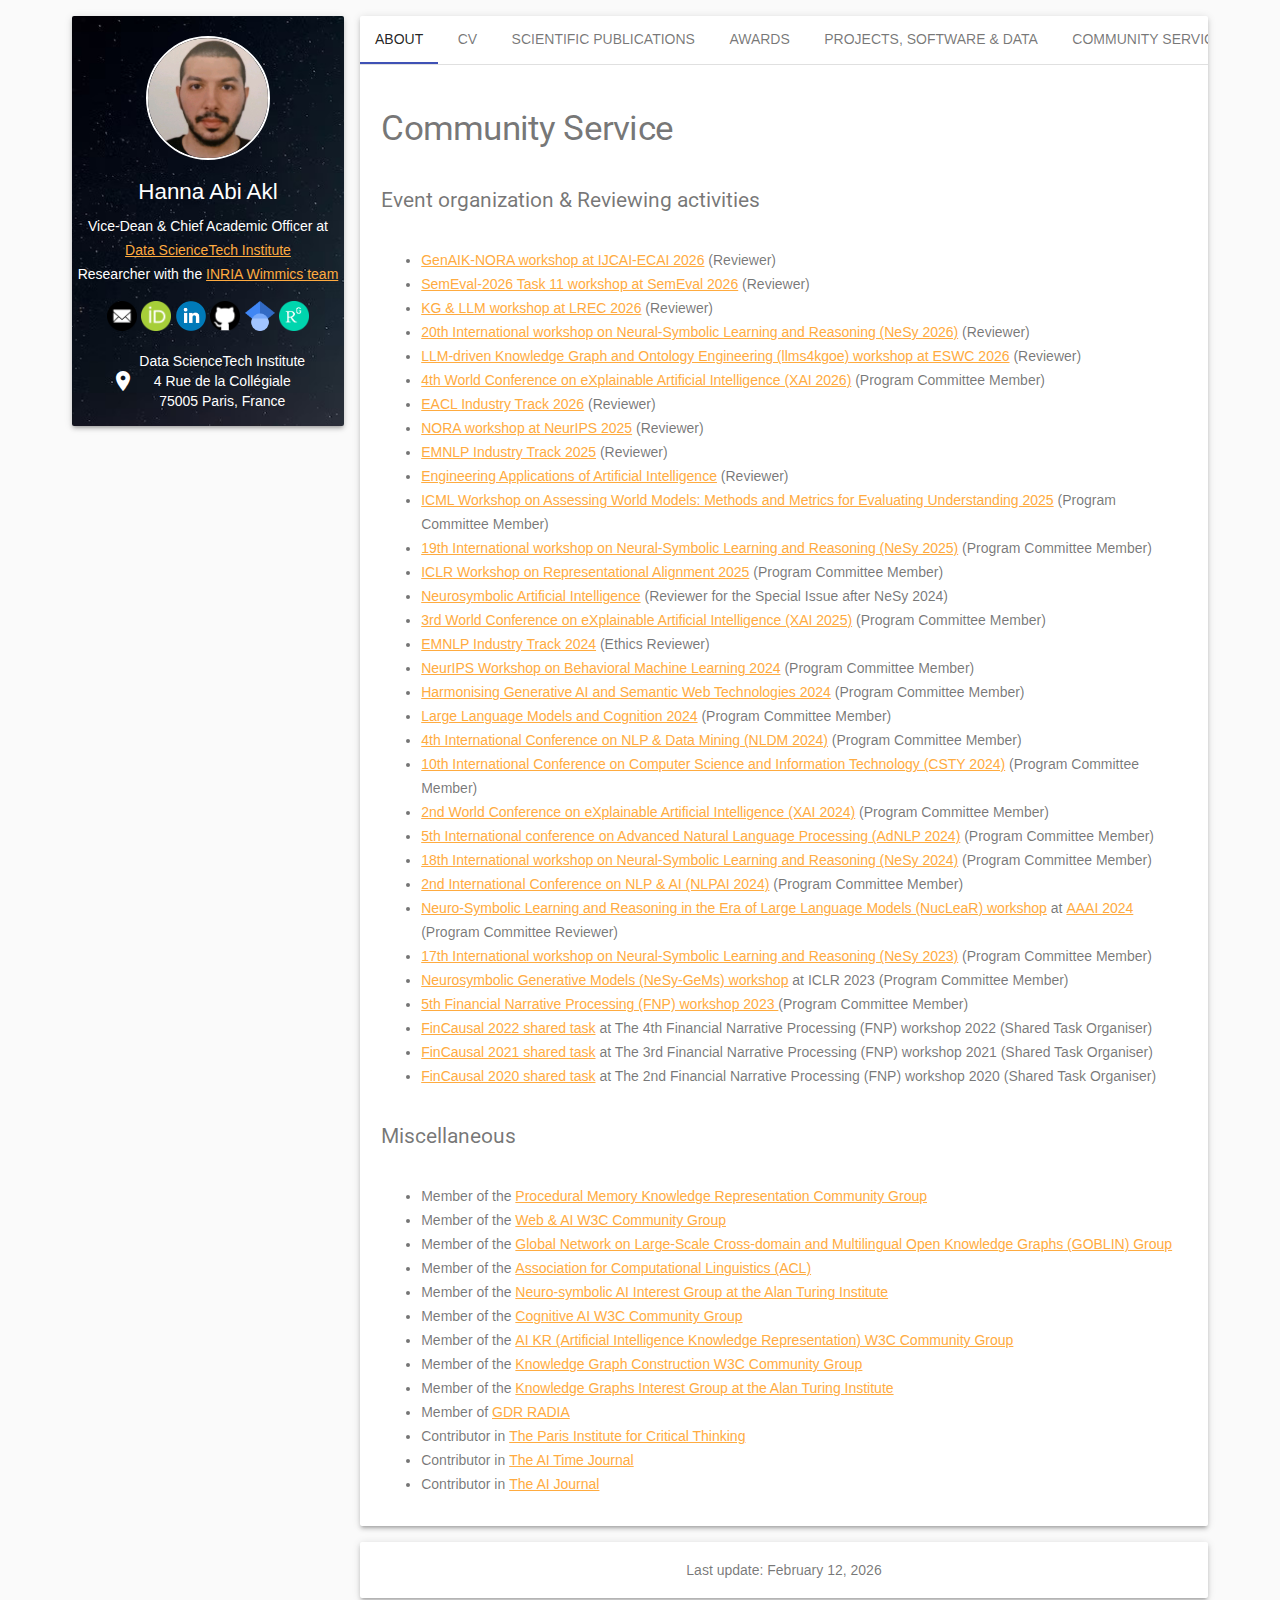
<file: services.html>
<!DOCTYPE html>
<html lang="en">
    <head>
        <meta charset="utf-8">
        <meta http-equiv="X-UA-Compatible" content="IE=edge">
        <meta name="description" content="Hanna Abi Akl">
        <meta name="viewport" content="width=device-width, initial-scale=1.0, minimum-scale=1.0">
        
        <title>Hanna Abi Akl</title>

        <link rel="stylesheet" href="https://fonts.googleapis.com/css?family=Roboto:300,400,500,700" type="text/css">
        <link rel="stylesheet" href="https://fonts.googleapis.com/icon?family=Material+Icons">
        <link rel="stylesheet" href="material.indigo-orange.min.css">
        <script defer src="material.min.js"></script>
        <link rel="stylesheet" href="styles.css" type="text/css">
    </head>

    <body>
        <div class="mdl-grid">
            <div class="mdl-cell mdl-cell--3-col mdl-cell--12-col-tablet mdl-cell--12-col-phone mdl-card mdl-shadow--3dp mdl-cell--top" id="id-card">
                <div class="center">
                    <div id="id-picture" class="id-block">
                        <img src="images/hanna.jpg" />
                    </div>
                    <div class="id-block">
                        <p id="id-title">
                            Hanna Abi Akl
                        </p>
                        <p id="id-subtitle">
                            Vice-Dean & Chief Academic Officer at <a href="https://www.datasciencetech.institute/">Data ScienceTech Institute</a><br />
                            Researcher with the <a href="https://team.inria.fr/wimmics/">INRIA Wimmics team</a><br />
                        </p>
                    </div>
                    <div id="profiles" class="id-block">
                        <a href="mailto:firstname-dot-lastname-at-inria-dot-fr"><img src="images/mail.png" /></a>
                        <a href="https://orcid.org/0000-0001-9829-7401"><img src="images/orcid.png" alt="ORCID iD icon"></a>
                        <a href="https://www.linkedin.com/in/hannaabiakl/"><img src="images/lk.png" /></a>
                        <a href="https://github.com/HannaAbiAkl"><img src="images/github.png" /></a>
                        <a href="https://scholar.google.com/citations?user=7oVvfP4AAAAJ&hl=en&oi=ao"><img src="images/scholar.png" /></a>
                        <a href="https://www.researchgate.net/profile/Hanna-Abi-Akl"><img src="images/rg.png" /></a>
                    </div>
                    <div id="address">
                        <div class="material-icons" style="vertical-align: middle;">
                                location_on
                        </div>
                        <p>
                            Data ScienceTech Institute<br />
                            4 Rue de la Collégiale<br />
                            75005 Paris, France
                        </p>
                    </div>
                </div>
            </div>

            <div class="mdl-cell mdl-cell--9-col mdl-cell--12-col-tablet mdl-cell--12-col-phone mdl-card mdl-shadow--3dp">
                <div class="mdl-card__title">
                    <div class="menu-bar">
                        <a href="index.html" class="menu-item active">About</a>
                        <a href="cv/hannaabiakl-cv.pdf" class="menu-item">CV</a>
                        <a href="publications.html" class="menu-item">Scientific Publications</a>
                        <a href="awards.html" class="menu-item">Awards</a>
                        <a href="projects.html" class="menu-item">Projects, Software &amp; Data</a>
                        <a href="services.html" class="menu-item">Community Service</a>
                        <a href="teaching.html" class="menu-item">Teaching</a>
                        <a href="supervision.html" class="menu-item">Supervision</a>
                        <a href="literary.html" class="menu-item">Literary Work</a>
                        <a href="talks.html" class="menu-item">Invited Talks</a>
                    </div>
                </div>

                <div class="mdl-card__supporting-text">
                    <h1>Community Service</h1>

                    <h2>Event organization &amp; Reviewing activities</h2>
                    <ul>
                        <li><a href="https://nora-workshop.github.io/GENAIK-NORA-2026/">GenAIK-NORA workshop at IJCAI-ECAI 2026</a> (Reviewer)</li>
                        <li><a href="https://sites.google.com/view/semeval-2026-task-11">SemEval-2026 Task 11 workshop at SemEval 2026</a> (Reviewer)</li>
                        <li><a href="https://kg-llm.github.io/">KG & LLM workshop at LREC 2026</a> (Reviewer)</li>
                        <li><a href="https://nesy-ai.org/conferences/nesy-2026">20th International workshop on Neural-Symbolic Learning and Reasoning (NeSy 2026)</a> (Reviewer)</li>
                        <li><a href="https://koncordantlab.github.io/LLM4KGOE-ESWC/#home">LLM-driven Knowledge Graph and Ontology Engineering (llms4kgoe) workshop at ESWC 2026</a> (Reviewer)</li>
                        <li><a href="https://xaiworldconference.com/2026/call-for-late-breaking-results-demos/">4th World Conference on eXplainable Artificial Intelligence (XAI 2026)</a> (Program Committee Member)</li>
                        <li><a href="https://2026.eacl.org/calls/industry/">EACL Industry Track 2026</a> (Reviewer)</li>
                        <li><a href="https://nora-workshop.github.io/2025/">NORA workshop at NeurIPS 2025</a> (Reviewer)</li>
                        <li><a href="https://2025.emnlp.org/calls/industry_track/">EMNLP Industry Track 2025</a> (Reviewer)</li>
                        <li><a href="https://www.editorialmanager.com/eaai/default2.aspx">Engineering Applications of Artificial Intelligence</a> (Reviewer)</li>
                        <li><a href="https://icml.cc/virtual/2025/workshop/39967">ICML Workshop on Assessing World Models: Methods and Metrics for Evaluating Understanding 2025</a> (Program Committee Member)</li>
                        <li><a href="https://2025.nesyconf.org/">19th International workshop on Neural-Symbolic Learning and Reasoning (NeSy 2025)</a> (Program Committee Member)</li>
                        <li><a href="https://representational-alignment.github.io/2025/">ICLR Workshop on Representational Alignment 2025</a> (Program Committee Member)</li>
                        <li><a href="https://neurosymbolic-ai-journal.com/">Neurosymbolic Artificial Intelligence</a> (Reviewer for the Special Issue after NeSy 2024)</li>
                        <li><a href="https://xaiworldconference.com/2025/">3rd World Conference on eXplainable Artificial Intelligence (XAI 2025)</a> (Program Committee Member)</li>
                        <li><a href="https://2024.emnlp.org/">EMNLP Industry Track 2024</a> (Ethics Reviewer)</li>
                        <li><a href="https://sites.google.com/view/behavioralml/">NeurIPS Workshop on Behavioral Machine Learning 2024</a> (Program Committee Member)</li>
                        <li><a href="https://iswc2024.semanticweb.org/event/3715c6fc-e2d7-47eb-8c01-5fe4ac589a52/websitePage:98003e12-5a47-49fc-a28b-611610115059">Harmonising Generative AI and Semantic Web Technologies 2024</a> (Program Committee Member)</li>
                        <li><a href="https://llm-cognition.github.io/#schedule">Large Language Models and Cognition 2024</a> (Program Committee Member)</li>
                        <li><a href="https://comit2024.org/nldm/index">4th International Conference on NLP & Data Mining (NLDM 2024)</a> (Program Committee Member)</li>
                        <li><a href="https://csty2024.org/index">10th International Conference on Computer Science and Information Technology (CSTY 2024)</a> (Program Committee Member)</li>
                        <li><a href="https://xaiworldconference.com/2024/">2nd World Conference on eXplainable Artificial Intelligence (XAI 2024)</a> (Program Committee Member)</li>
                        <li><a href="https://icaita2024.org/adnlp/index">5th International conference on Advanced Natural Language Processing (AdNLP 2024)</a> (Program Committee Member)</li>
                        <li><a href="https://sites.google.com/view/nesy2024">18th International workshop on Neural-Symbolic Learning and Reasoning (NeSy 2024)</a> (Program Committee Member)</li>
                        <li><a href="https://nlpai2024.org/">2nd International Conference on NLP & AI (NLPAI 2024)</a> (Program Committee Member)</li>
                        <li><a href="https://nuclear-workshop.github.io/">Neuro-Symbolic Learning and Reasoning in the Era of Large Language Models (NucLeaR) workshop</a> at <a href="https://aaai.org/aaai-conference/">AAAI 2024</a> (Program Committee Reviewer)</li>
                        <li><a href="https://sites.google.com/view/nesy2023">17th International workshop on Neural-Symbolic Learning and Reasoning (NeSy 2023)</a> (Program Committee Member)</li>
                        <li><a href="https://nesygems.github.io/">Neurosymbolic Generative Models (NeSy-GeMs) workshop</a> at ICLR 2023 (Program Committee Member)</li>
                        <li><a href="https://wp.lancs.ac.uk/cfie/fnp2023/">5th Financial Narrative Processing (FNP) workshop 2023 </a> (Program Committee Member)</li>
                        <li><a href="https://wp.lancs.ac.uk/cfie/fincausal2022/">FinCausal 2022 shared task</a> at The 4th Financial Narrative Processing (FNP) workshop 2022 (Shared Task Organiser)</li>
                        <li><a href="https://wp.lancs.ac.uk/cfie/fincausal2021/">FinCausal 2021 shared task</a> at The 3rd Financial Narrative Processing (FNP) workshop 2021 (Shared Task Organiser)</li>
                        <li><a href="https://wp.lancs.ac.uk/cfie/fincausal2020/">FinCausal 2020 shared task</a> at The 2nd Financial Narrative Processing (FNP) workshop 2020 (Shared Task Organiser)</li>
                    </ul>

                    <h2>Miscellaneous</h2>

                    <ul>
                        <li>Member of the <a href="https://www.w3.org/community/pm-kr/">Procedural Memory Knowledge Representation Community Group</a></li>
                        <li>Member of the <a href="https://www.w3.org/groups/ig/webai/ipr/">Web & AI W3C Community Group</a></li>
                        <li>Member of the <a href="https://www.cost.eu/actions/CA23147/">Global Network on Large-Scale Cross-domain and Multilingual Open Knowledge Graphs (GOBLIN) Group</a></li>
                        <li>Member of the <a href="https://www.aclweb.org/portal/content/welcome?destination=node/1">Association for Computational Linguistics (ACL)</a></li>
                        <li>Member of the <a href="https://www.turing.ac.uk/research/interest-groups/neuro-symbolic-ai">Neuro-symbolic AI Interest Group at the Alan Turing Institute</a></li>
                        <li>Member of the <a href="https://www.w3.org/community/cogai/">Cognitive AI W3C Community Group</a></li>
                        <li>Member of the <a href="https://www.w3.org/community/aikr/">AI KR (Artificial Intelligence Knowledge Representation) W3C Community Group</a></li>
                        <li>Member of the <a href="https://www.w3.org/community/kg-construct/">Knowledge Graph Construction W3C Community Group</a></li>
                        <li>Member of the <a href="https://github.com/turing-knowledge-graphs">Knowledge Graphs Interest Group at the Alan Turing Institute</a></li>
                        <li>Member of <a href="https://gdr-radia.cnrs.fr/">GDR RADIA</a></li>
                        <li>Contributor in <a href="https://parisinstitute.org/whats-in-a-name-on-the-significance-of-naming-for-humans-and-ai/">The Paris Institute for Critical Thinking</a></li>
                        <li>Contributor in <a href="https://www.aitimejournal.com/author/hanna-abi-akl/">The AI Time Journal</a></li>
                        <li>Contributor in <a href="https://aijourn.com/the-three-pillars-of-ai-symbols-neurons-and-graphs/">The AI Journal</a></li>
                    </ul>
                </div>
            </div>

            <div class="mdl-cell mdl-cell--3-col-desktop mdl-cell--hide-tablet mdl-cell--hide-phone">
            </div>

            <div class="mdl-cell mdl-cell--9-col mdl-cell--12-col-tablet mdl-cell--12-col-phone mdl-card mdl-shadow--3dp" id="footer-card">
                <div class="mdl-card__supporting-text">
                    <p>Last update: February 12, 2026</p>
                </div>
            </div>
        </div>
    </body>
</html>
</file>
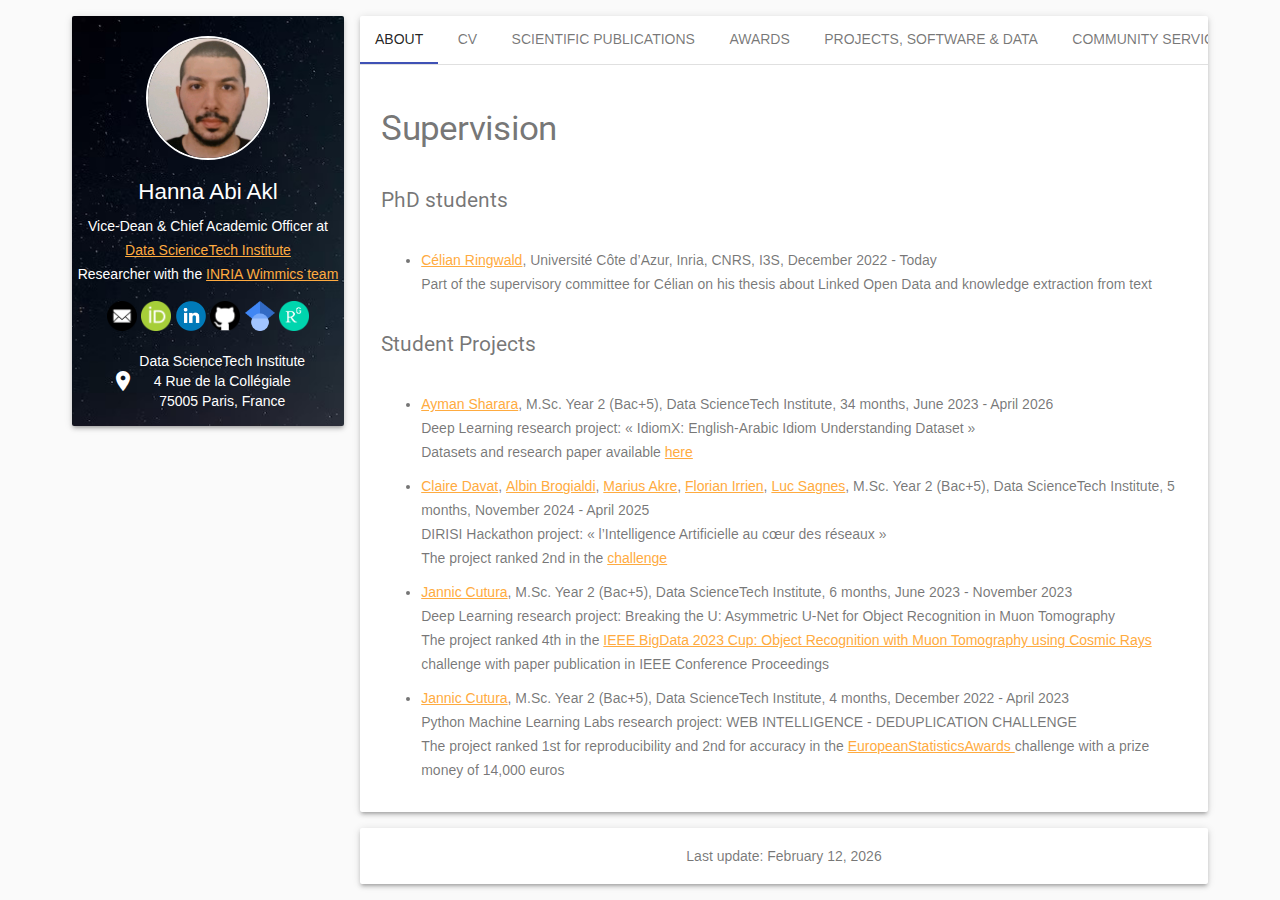
<file: supervision.html>
<!DOCTYPE html>
<html lang="en">
    <head>
        <meta charset="utf-8">
        <meta http-equiv="X-UA-Compatible" content="IE=edge">
        <meta name="description" content="Hanna Abi Akl">
        <meta name="viewport" content="width=device-width, initial-scale=1.0, minimum-scale=1.0">
        
        <title>Hanna Abi Akl</title>

        <link rel="stylesheet" href="https://fonts.googleapis.com/css?family=Roboto:300,400,500,700" type="text/css">
        <link rel="stylesheet" href="https://fonts.googleapis.com/icon?family=Material+Icons">
        <link rel="stylesheet" href="material.indigo-orange.min.css">
        <script defer src="material.min.js"></script>
        <link rel="stylesheet" href="styles.css" type="text/css">
    </head>

    <body>
        <div class="mdl-grid">
            <div class="mdl-cell mdl-cell--3-col mdl-cell--12-col-tablet mdl-cell--12-col-phone mdl-card mdl-shadow--3dp mdl-cell--top" id="id-card">
                <div class="center">
                    <div id="id-picture" class="id-block">
                        <img src="images/hanna.jpg" />
                    </div>
                    <div class="id-block">
                        <p id="id-title">
                            Hanna Abi Akl
                        </p>
                        <p id="id-subtitle">
                            Vice-Dean & Chief Academic Officer at <a href="https://www.datasciencetech.institute/">Data ScienceTech Institute</a><br />
                            Researcher with the <a href="https://team.inria.fr/wimmics/">INRIA Wimmics team</a><br />
                        </p>
                    </div>
                    <div id="profiles" class="id-block">
                        <a href="mailto:firstname-dot-lastname-at-inria-dot-fr"><img src="images/mail.png" /></a>
                        <a href="https://orcid.org/0000-0001-9829-7401"><img src="images/orcid.png" alt="ORCID iD icon"></a>
                        <a href="https://www.linkedin.com/in/hannaabiakl/"><img src="images/lk.png" /></a>
                        <a href="https://github.com/HannaAbiAkl"><img src="images/github.png" /></a>
                        <a href="https://scholar.google.com/citations?user=7oVvfP4AAAAJ&hl=en&oi=ao"><img src="images/scholar.png" /></a>
                        <a href="https://www.researchgate.net/profile/Hanna-Abi-Akl"><img src="images/rg.png" /></a>
                    </div>
                    <div id="address">
                        <div class="material-icons" style="vertical-align: middle;">
                                location_on
                        </div>
                        <p>
                            Data ScienceTech Institute<br />
                            4 Rue de la Collégiale<br />
                            75005 Paris, France
                        </p>
                    </div>
                </div>
            </div>

            <div class="mdl-cell mdl-cell--9-col mdl-cell--12-col-tablet mdl-cell--12-col-phone mdl-card mdl-shadow--3dp">
                <div class="mdl-card__title">
                    <div class="menu-bar">
                        <a href="index.html" class="menu-item active">About</a>
                        <a href="cv/hannaabiakl-cv.pdf" class="menu-item">CV</a>
                        <a href="publications.html" class="menu-item">Scientific Publications</a>
                        <a href="awards.html" class="menu-item">Awards</a>
                        <a href="projects.html" class="menu-item">Projects, Software &amp; Data</a>
                        <a href="services.html" class="menu-item">Community Service</a>
                        <a href="teaching.html" class="menu-item">Teaching</a>
                        <a href="supervision.html" class="menu-item">Supervision</a>
                        <a href="literary.html" class="menu-item">Literary Work</a>
                        <a href="talks.html" class="menu-item">Invited Talks</a>
                    </div>
                </div>

                <div class="mdl-card__supporting-text">
                    <h1>Supervision</h1>

                    <h2>PhD students</h2>
                    <ul>
                        <li class="increased-margin-li">
                            <a href="https://scholar.google.com/citations?user=GmmWc7kAAAAJ&hl=fr">Célian Ringwald</a>, Université Côte d’Azur, Inria, CNRS, I3S, December 2022 - Today<br />
                            Part of the supervisory committee for Célian on his thesis about Linked Open Data and knowledge extraction from text
                        </li>
                    </ul>

                    <h2>Student Projects</h2>
                    <ul>
                        <li class="increased-margin-li">
                            <a href="https://www.linkedin.com/in/ayman-sharara/">Ayman Sharara</a>, M.Sc. Year 2 (Bac+5), Data ScienceTech Institute, 34 months, June 2023 - April 2026<br />
                            Deep Learning research project: « IdiomX: English-Arabic Idiom Understanding Dataset »<br />
                            Datasets and research paper available <a href="https://github.com/aymanshar/idiomx-dataset">here</a> 
                        </li>
                        <li class="increased-margin-li">
                            <a href="https://fr.linkedin.com/in/claire-davat-baa33a7">Claire Davat</a>, <a href="https://fr.linkedin.com/in/albinbrogialdi">Albin Brogialdi</a>, <a href="https://fr.linkedin.com/in/dsdsti?original_referer=https%3A%2F%2Fwww.google.com%2F">Marius Akre</a>, <a href="https://fr.linkedin.com/in/florian-irrien">Florian Irrien</a>, <a href="https://fr.linkedin.com/in/luc-sagnes">Luc Sagnes</a>, M.Sc. Year 2 (Bac+5), Data ScienceTech Institute, 5 months, November 2024 - April 2025<br />
                            DIRISI Hackathon project: « l’Intelligence Artificielle au cœur des réseaux »<br />
                            The project ranked 2nd in the <a href="https://www.defense.gouv.fr/dirisi/actualites/dirisi-lance-son-hackathon-2024">challenge</a> 
                        </li>
                        <li class="increased-margin-li">
                            <a href="https://janniccutura.net/">Jannic Cutura</a>, M.Sc. Year 2 (Bac+5), Data ScienceTech Institute, 6 months, June 2023 - November 2023<br />
                            Deep Learning research project: Breaking the U: Asymmetric U-Net for Object Recognition in Muon Tomography<br />
                            The project ranked 4th in the <a href="https://knowledgepit.ml/object-recognition-with-muon-tomography/">IEEE BigData 2023 Cup: Object Recognition with Muon Tomography using Cosmic Rays</a> challenge with paper publication in IEEE Conference Proceedings
                        </li>
                        <li class="increased-margin-li">
                            <a href="https://janniccutura.net/">Jannic Cutura</a>, M.Sc. Year 2 (Bac+5), Data ScienceTech Institute, 4 months, December 2022 - April 2023<br />
                            Python Machine Learning Labs research project: WEB INTELLIGENCE - DEDUPLICATION CHALLENGE<br />
                            The project ranked 1st for reproducibility and 2nd for accuracy in the <a href="https://statistics-awards.eu/competitions/4">EuropeanStatisticsAwards </a> challenge with a prize money of 14,000 euros
                        </li>
                    </ul>
                </div>
            </div>

            <div class="mdl-cell mdl-cell--3-col-desktop mdl-cell--hide-tablet mdl-cell--hide-phone">
            </div>

            <div class="mdl-cell mdl-cell--9-col mdl-cell--12-col-tablet mdl-cell--12-col-phone mdl-card mdl-shadow--3dp" id="footer-card">
                <div class="mdl-card__supporting-text">
                    <p>Last update: February 12, 2026</p>
                </div>
            </div>
        </div>
    </body>
</html>
</file>
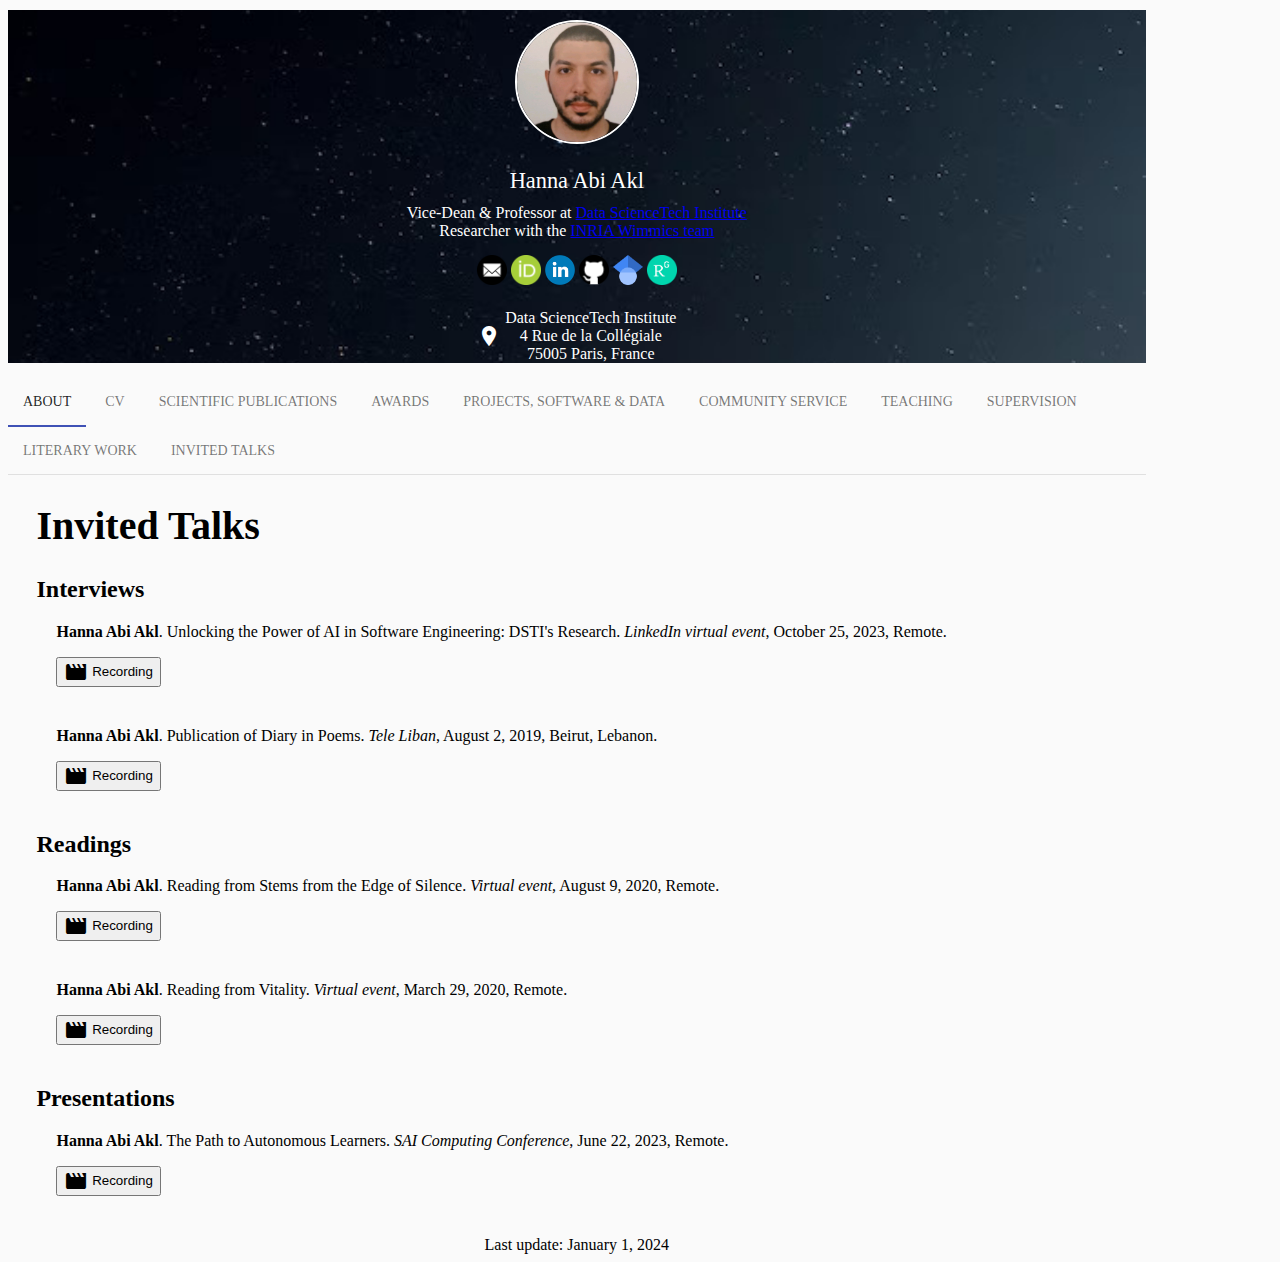
<file: talks.html>
<!DOCTYPE html>
<html lang="en">
    <head>
        <meta charset="utf-8">
        <meta http-equiv="X-UA-Compatible" content="IE=edge">
        <meta name="description" content="Hanna Abi Akl">
        <meta name="viewport" content="width=device-width, initial-scale=1.0, minimum-scale=1.0">
        
        <title>Hanna Abi Akl</title>

        <link rel="stylesheet" href="https://fonts.googleapis.com/css?family=Roboto:300,400,500,700" type="text/css">
        <link rel="stylesheet" href="https://fonts.googleapis.com/icon?family=Material+Icons">
        <link rel="stylesheet" href="https://code.getmdl.io/1.3.0/material.indigo-orange.min.css">
        <script defer src="https://code.getmdl.io/1.3.0/material.min.js"></script>
        <link rel="stylesheet" href="styles.css" type="text/css">
    </head>

    <body>
        <div class="mdl-grid">
            <div class="mdl-cell mdl-cell--3-col mdl-cell--12-col-tablet mdl-cell--12-col-phone mdl-card mdl-shadow--3dp mdl-cell--top" id="id-card">
                <div class="center">
                    <div id="id-picture" class="id-block">
                        <img src="images/hanna.jpg" />
                    </div>
                    <div class="id-block">
                        <p id="id-title">
                            Hanna Abi Akl
                        </p>
                        <p id="id-subtitle">
                            Vice-Dean & Professor at <a href="https://www.datasciencetech.institute/">Data ScienceTech Institute</a><br />
                            Researcher with the <a href="https://team.inria.fr/wimmics/">INRIA Wimmics team</a><br />
                        </p>
                    </div>
                    <div id="profiles" class="id-block">
                        <a href="mailto:firstname-dot-lastname-at-inria-dot-fr"><img src="images/mail.png" /></a>
                        <a href="https://orcid.org/0000-0001-9829-7401"><img src="images/orcid.png" alt="ORCID iD icon"></a>
                        <a href="https://www.linkedin.com/in/hannaabiakl/"><img src="images/lk.png" /></a>
                        <a href="https://github.com/HannaAbiAkl"><img src="images/github.png" /></a>
                        <a href="https://scholar.google.com/citations?user=7oVvfP4AAAAJ&hl=en&oi=ao"><img src="images/scholar.png" /></a>
                        <a href="https://www.researchgate.net/profile/Hanna-Abi-Akl"><img src="images/rg.png" /></a>
                    </div>
                    <div id="address">
                        <div class="material-icons" style="vertical-align: middle;">
                                location_on
                        </div>
                        <p>
                            Data ScienceTech Institute<br />
                            4 Rue de la Collégiale<br />
                            75005 Paris, France
                        </p>
                    </div>
                </div>
            </div>

            <div class="mdl-cell mdl-cell--9-col mdl-cell--12-col-tablet mdl-cell--12-col-phone mdl-card mdl-shadow--3dp">
                <div class="mdl-card__title">
                    <div class="menu-bar">
                        <a href="index.html" class="menu-item active">About</a>
                        <a href="cv/hannaabiakl-cv.pdf" class="menu-item">CV</a>
                        <a href="publications.html" class="menu-item">Scientific Publications</a>
                        <a href="awards.html" class="menu-item">Awards</a>
                        <a href="projects.html" class="menu-item">Projects, Software &amp; Data</a>
                        <a href="services.html" class="menu-item">Community Service</a>
                        <a href="teaching.html" class="menu-item">Teaching</a>
                        <a href="supervision.html" class="menu-item">Supervision</a>
                        <a href="literary.html" class="menu-item">Literary Work</a>
                        <a href="talks.html" class="menu-item">Invited Talks</a>
                    </div>
                </div>

                <div class="mdl-card__supporting-text">
                    <h1>Invited Talks</h1>

                    <h2>Interviews</h2>

                    <div class="publication">
                        <p>
                            <span class="author">Hanna Abi Akl</span>. Unlocking the Power of AI in Software Engineering: DSTI's Research. <span class="journal"> LinkedIn virtual event</span>, October 25, 2023, Remote.
                        </p>

                        <a href="https://www.linkedin.com/events/7118210712086192129/comments/"><button class="mdl-button mdl-js-button mdl-button--raised mdl-button--colored">
                            <span class="material-icons" style="vertical-align: middle;">
                                movie
                            </span>
                            Recording
                        </button></a>
                    </div>

                    <div class="publication">
                        <p>
                            <span class="author">Hanna Abi Akl</span>. Publication of Diary in Poems. <span class="journal"> Tele Liban</span>, August 2, 2019, Beirut, Lebanon.
                        </p>

                        <a href="https://m.facebook.com/story.php?story_fbid=427316754534386&id=100402911314570"><button class="mdl-button mdl-js-button mdl-button--raised mdl-button--colored">
                            <span class="material-icons" style="vertical-align: middle;">
                                movie
                            </span>
                            Recording
                        </button></a>
                    </div>

                    <h2>Readings</h2>

                    <div class="publication">
                        <p>
                            <span class="author">Hanna Abi Akl</span>. Reading from Stems from the Edge of Silence. <span class="journal"> Virtual event</span>, August 9, 2020, Remote.
                        </p>

                        <a href="https://www.youtube.com/watch?v=tgPgn0JSYlk"><button class="mdl-button mdl-js-button mdl-button--raised mdl-button--colored">
                            <span class="material-icons" style="vertical-align: middle;">
                                movie
                            </span>
                            Recording
                        </button></a>
                    </div>

                    <div class="publication">
                        <p>
                            <span class="author">Hanna Abi Akl</span>. Reading from Vitality. <span class="journal"> Virtual event</span>, March 29, 2020, Remote.
                        </p>

                        <a href="https://www.youtube.com/watch?v=0BUhhS8hiw0"><button class="mdl-button mdl-js-button mdl-button--raised mdl-button--colored">
                            <span class="material-icons" style="vertical-align: middle;">
                                movie
                            </span>
                            Recording
                        </button></a>
                    </div>

                    <h2>Presentations</h2>

                    <div class="publication">
                        <p>
                            <span class="author">Hanna Abi Akl</span>. The Path to Autonomous Learners. <span class="journal"> SAI Computing Conference</span>, June 22, 2023, Remote.
                        </p>

                        <a href="talks\HannaAbiAkl_ThePathToAutonomousLearners.mp4"><button class="mdl-button mdl-js-button mdl-button--raised mdl-button--colored">
                            <span class="material-icons" style="vertical-align: middle;">
                                movie
                            </span>
                            Recording
                        </button></a>
                    </div>

                </div>
            </div>

            <div class="mdl-cell mdl-cell--3-col-desktop mdl-cell--hide-tablet mdl-cell--hide-phone">
            </div>

            <div class="mdl-cell mdl-cell--9-col mdl-cell--12-col-tablet mdl-cell--12-col-phone mdl-card mdl-shadow--3dp" id="footer-card">
                <div class="mdl-card__supporting-text">
                    <p>Last update: January 1, 2024</p>
                </div>
            </div>
        </div>
    </body>
</html>
</file>
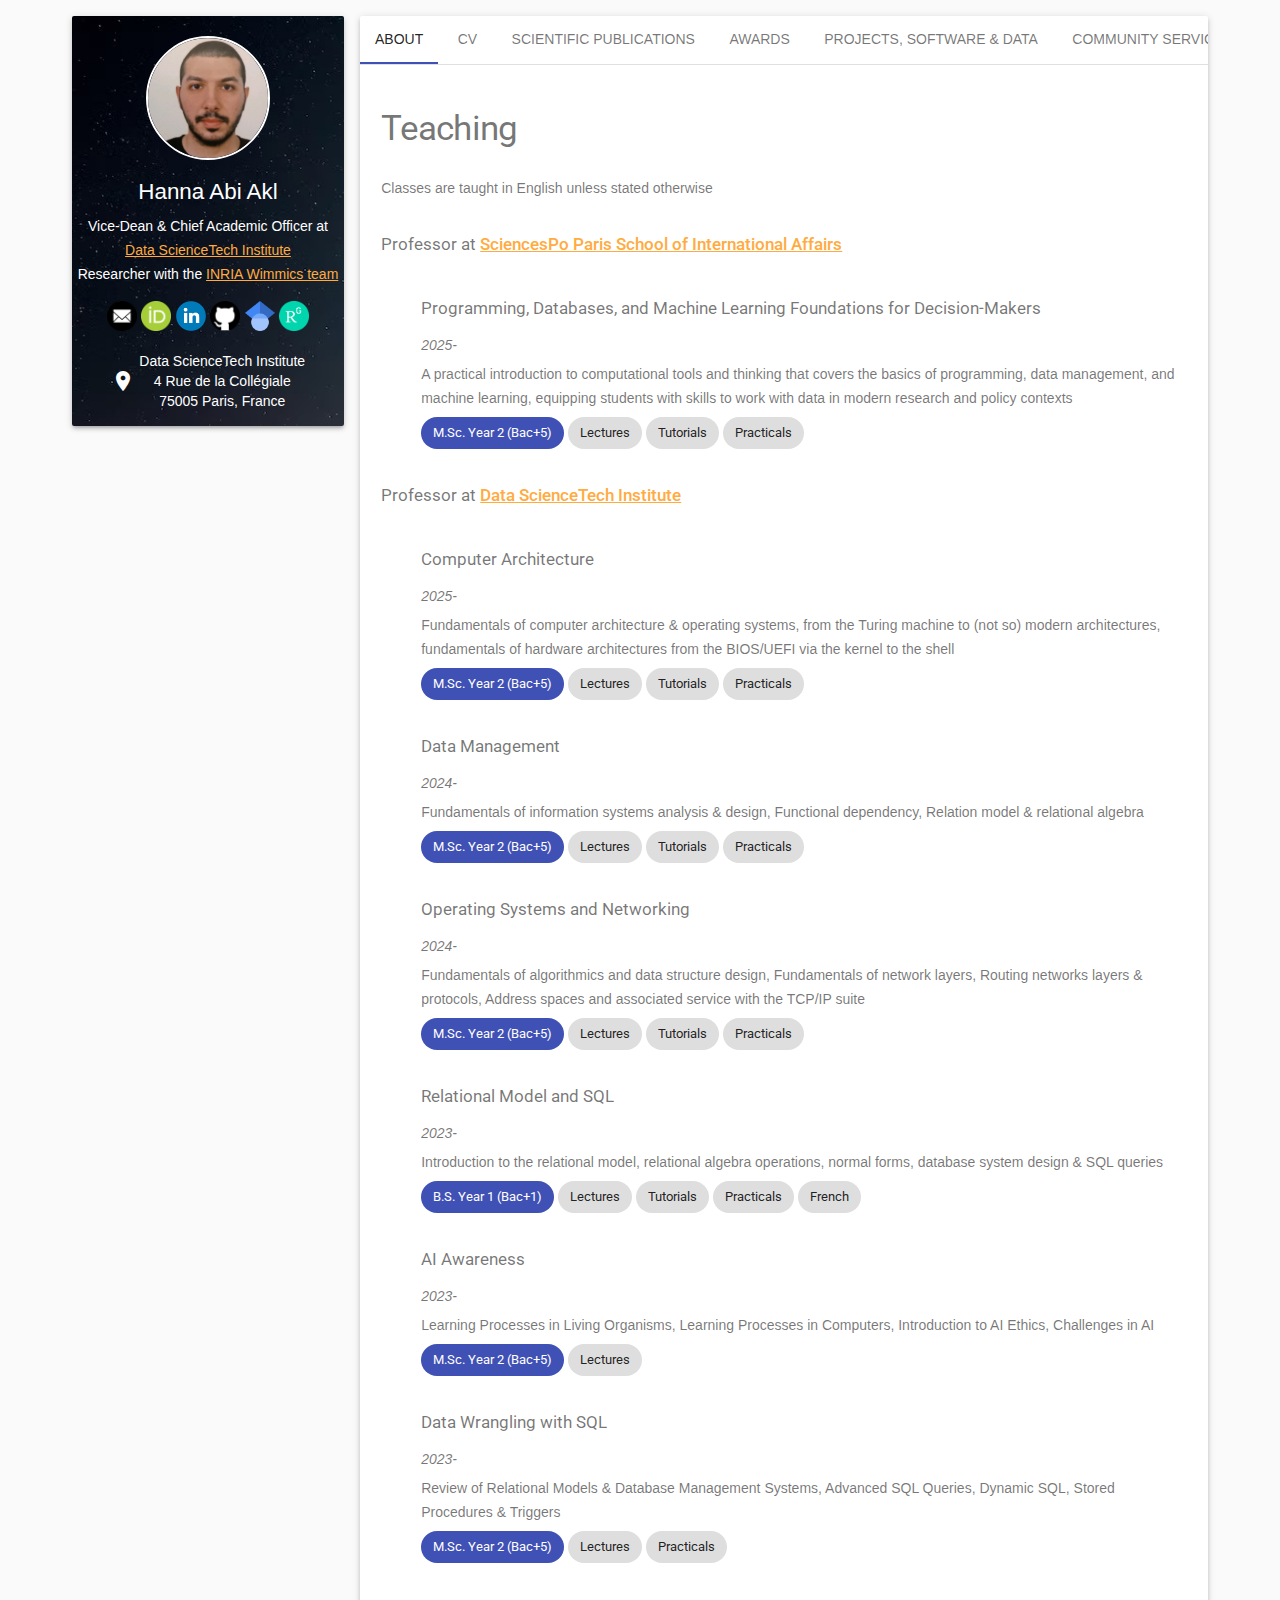
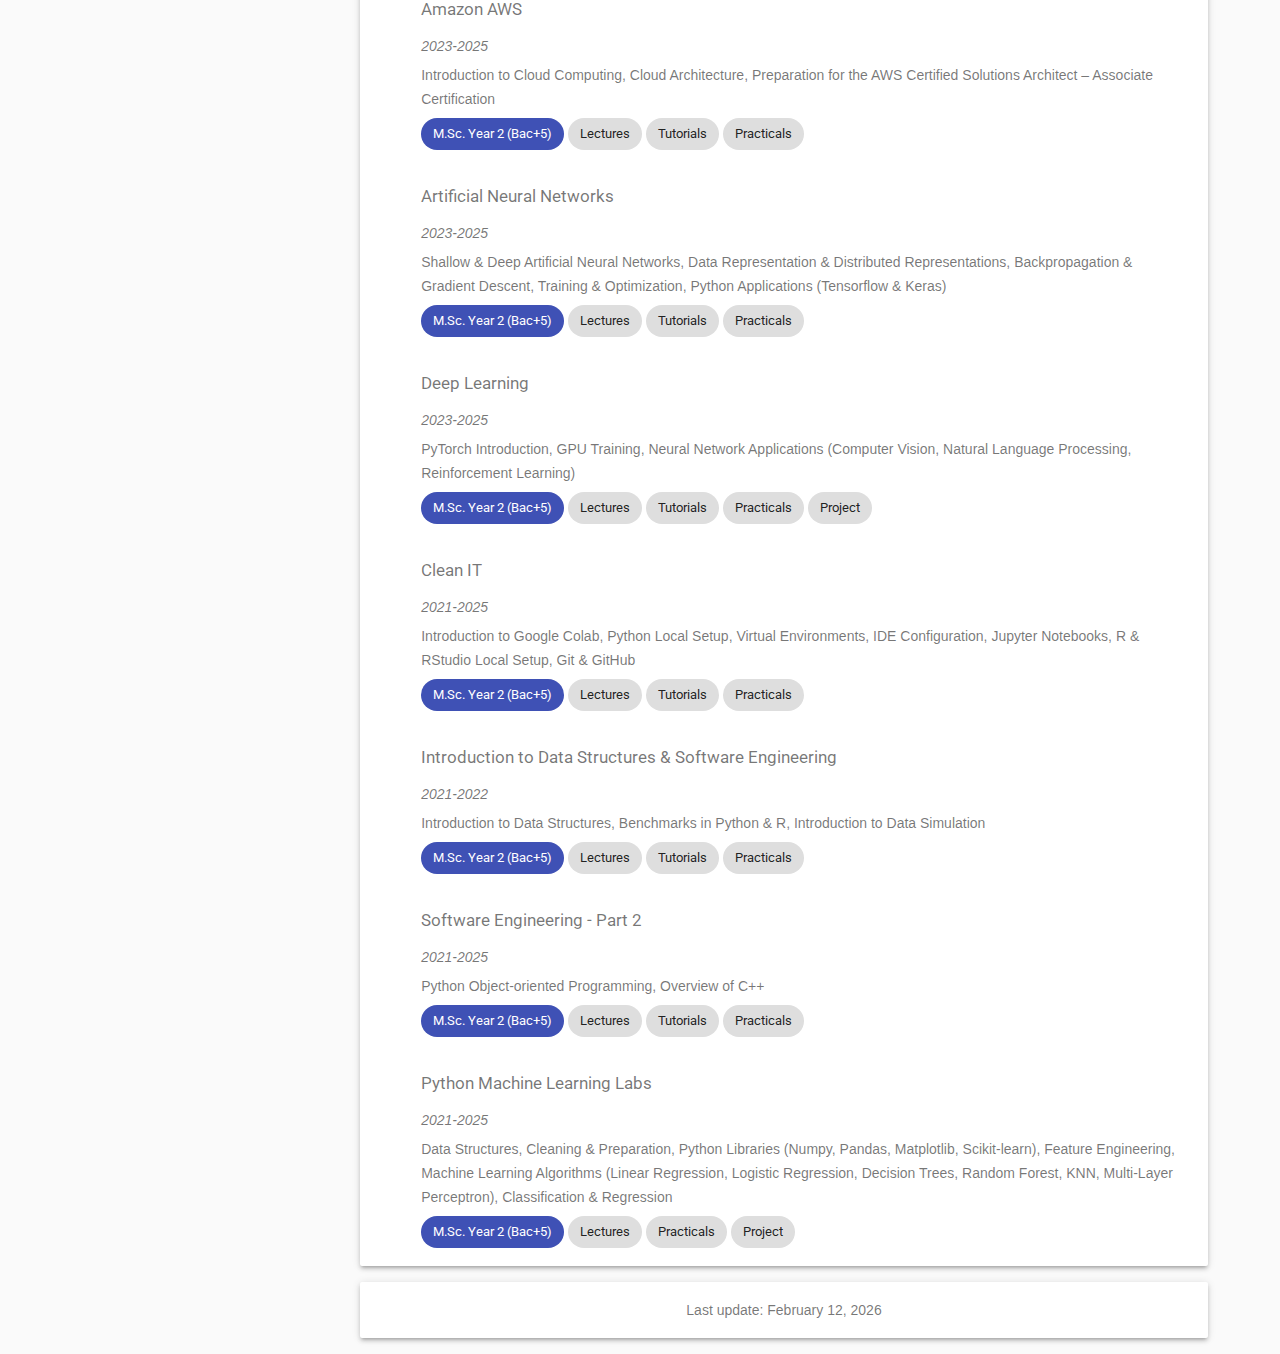
<file: teaching.html>
<!DOCTYPE html>
<html lang="en">
    <head>
        <meta charset="utf-8">
        <meta http-equiv="X-UA-Compatible" content="IE=edge">
        <meta name="description" content="Hanna Abi Akl">
        <meta name="viewport" content="width=device-width, initial-scale=1.0, minimum-scale=1.0">
        
        <title>Hanna Abi Akl</title>

        <link rel="stylesheet" href="https://fonts.googleapis.com/css?family=Roboto:300,400,500,700" type="text/css">
        <link rel="stylesheet" href="https://fonts.googleapis.com/icon?family=Material+Icons">
        <link rel="stylesheet" href="material.indigo-orange.min.css">
        <script defer src="material.min.js"></script>
        <link rel="stylesheet" href="styles.css" type="text/css">
    </head>

    <body>
        <div class="mdl-grid">
            <div class="mdl-cell mdl-cell--3-col mdl-cell--12-col-tablet mdl-cell--12-col-phone mdl-card mdl-shadow--3dp mdl-cell--top" id="id-card">
                <div class="center">
                    <div id="id-picture" class="id-block">
                        <img src="images/hanna.jpg" />
                    </div>
                    <div class="id-block">
                        <p id="id-title">
                            Hanna Abi Akl
                        </p>
                        <p id="id-subtitle">
                            Vice-Dean & Chief Academic Officer at <a href="https://www.datasciencetech.institute/">Data ScienceTech Institute</a><br />
                            Researcher with the <a href="https://team.inria.fr/wimmics/">INRIA Wimmics team</a><br />
                        </p>
                    </div>
                    <div id="profiles" class="id-block">
                        <a href="mailto:firstname-dot-lastname-at-inria-dot-fr"><img src="images/mail.png" /></a>
                        <a href="https://orcid.org/0000-0001-9829-7401"><img src="images/orcid.png" alt="ORCID iD icon"></a>
                        <a href="https://www.linkedin.com/in/hannaabiakl/"><img src="images/lk.png" /></a>
                        <a href="https://github.com/HannaAbiAkl"><img src="images/github.png" /></a>
                        <a href="https://scholar.google.com/citations?user=7oVvfP4AAAAJ&hl=en&oi=ao"><img src="images/scholar.png" /></a>
                        <a href="https://www.researchgate.net/profile/Hanna-Abi-Akl"><img src="images/rg.png" /></a>
                    </div>
                    <div id="address">
                        <div class="material-icons" style="vertical-align: middle;">
                                location_on
                        </div>
                        <p>
                            Data ScienceTech Institute<br />
                            4 Rue de la Collégiale<br />
                            75005 Paris, France
                        </p>
                    </div>
                </div>
            </div>

            <div class="mdl-cell mdl-cell--9-col mdl-cell--12-col-tablet mdl-cell--12-col-phone mdl-card mdl-shadow--3dp">
                <div class="mdl-card__title">
                    <div class="menu-bar">
                        <a href="index.html" class="menu-item active">About</a>
                        <a href="cv/hannaabiakl-cv.pdf" class="menu-item">CV</a>
                        <a href="publications.html" class="menu-item">Scientific Publications</a>
                        <a href="awards.html" class="menu-item">Awards</a>
                        <a href="projects.html" class="menu-item">Projects, Software &amp; Data</a>
                        <a href="services.html" class="menu-item">Community Service</a>
                        <a href="teaching.html" class="menu-item">Teaching</a>
                        <a href="supervision.html" class="menu-item">Supervision</a>
                        <a href="literary.html" class="menu-item">Literary Work</a>
                        <a href="talks.html" class="menu-item">Invited Talks</a>
                    </div>
                </div>

                <div class="mdl-card__supporting-text">
                    <h1>Teaching</h1>

                    <p>Classes are taught in English unless stated otherwise</p>


                    <h3>Professor at <a href="https://www.sciencespo.fr/psia/academics/dual-degrees/technology-global-affairs-ie-university/">SciencesPo Paris School of International Affairs</a></h3>

                    <div class="increment-block">
                        <h3 class="class-name">Programming, Databases, and Machine Learning Foundations for Decision-Makers</h3>

                        <p class="class-description">
                            <i>2025-</i>
                        </p>

                        <p class="class-description">
                            A practical introduction to computational tools and thinking that covers the basics of programming, data management, and machine learning, equipping students with skills to work with data in modern research and policy contexts</p>

                        <div class="class-info">
                            <span class="mdl-chip degree-chip">
                                <span class="mdl-chip__text">M.Sc. Year 2 (Bac+5)</span>
                            </span>
                            <span class="mdl-chip">
                                <span class="mdl-chip__text">Lectures</span>
                            </span>
                            <span class="mdl-chip">
                                <span class="mdl-chip__text">Tutorials</span>
                            </span>
                            <span class="mdl-chip">
                                <span class="mdl-chip__text">Practicals</span>
                            </span>
                        </div>
                    </div>
                    
                    <h3>Professor at <a href="https://www.datasciencetech.institute/">Data ScienceTech Institute</a></h3>


                        <div class="increment-block">
                        <h3 class="class-name">Computer Architecture</h3>

                        <p class="class-description">
                            <i>2025-</i>
                        </p>

                        <p class="class-description">
                            Fundamentals of computer architecture & operating systems, from the Turing machine to (not so) modern architectures, fundamentals of hardware architectures from the BIOS/UEFI via the kernel to the shell
                        </p>

                        <div class="class-info">
                            <span class="mdl-chip degree-chip">
                                <span class="mdl-chip__text">M.Sc. Year 2 (Bac+5)</span>
                            </span>
                            <span class="mdl-chip">
                                <span class="mdl-chip__text">Lectures</span>
                            </span>
                            <span class="mdl-chip">
                                <span class="mdl-chip__text">Tutorials</span>
                            </span>
                            <span class="mdl-chip">
                                <span class="mdl-chip__text">Practicals</span>
                            </span>
                        </div>
                    </div>
                    
                    
                    <div class="increment-block">
                        <h3 class="class-name">Data Management</h3>

                        <p class="class-description">
                            <i>2024-</i>
                        </p>

                        <p class="class-description">
                            Fundamentals of information systems analysis & design, Functional dependency, Relation model & relational algebra
                        </p>

                        <div class="class-info">
                            <span class="mdl-chip degree-chip">
                                <span class="mdl-chip__text">M.Sc. Year 2 (Bac+5)</span>
                            </span>
                            <span class="mdl-chip">
                                <span class="mdl-chip__text">Lectures</span>
                            </span>
                            <span class="mdl-chip">
                                <span class="mdl-chip__text">Tutorials</span>
                            </span>
                            <span class="mdl-chip">
                                <span class="mdl-chip__text">Practicals</span>
                            </span>
                        </div>
                    </div>
                    
                    <div class="increment-block">
                        <h3 class="class-name">Operating Systems and Networking</h3>

                        <p class="class-description">
                            <i>2024-</i>
                        </p>

                        <p class="class-description">
                            Fundamentals of algorithmics and data structure design, Fundamentals of network layers, Routing networks layers & protocols, Address spaces and associated service with the TCP/IP suite
                        </p>

                        <div class="class-info">
                            <span class="mdl-chip degree-chip">
                                <span class="mdl-chip__text">M.Sc. Year 2 (Bac+5)</span>
                            </span>
                            <span class="mdl-chip">
                                <span class="mdl-chip__text">Lectures</span>
                            </span>
                            <span class="mdl-chip">
                                <span class="mdl-chip__text">Tutorials</span>
                            </span>
                            <span class="mdl-chip">
                                <span class="mdl-chip__text">Practicals</span>
                            </span>
                        </div>
                    </div>
                    
                    

                    <div class="increment-block">
                        <h3 class="class-name">Relational Model and SQL</h3>

                        <p class="class-description">
                            <i>2023-</i>
                        </p>

                        <p class="class-description">
                            Introduction to the relational model, relational algebra operations, normal forms, database system design & SQL queries
                        </p>

                        <div class="class-info">
                            <span class="mdl-chip degree-chip">
                                <span class="mdl-chip__text">B.S. Year 1 (Bac+1)</span>
                            </span>
                            <span class="mdl-chip">
                                <span class="mdl-chip__text">Lectures</span>
                            </span>
                            <span class="mdl-chip">
                                <span class="mdl-chip__text">Tutorials</span>
                            </span>
                            <span class="mdl-chip">
                                <span class="mdl-chip__text">Practicals</span>
                            </span>
                            <span class="mdl-chip">
                                <span class="mdl-chip__text">French</span>
                            </span>
                        </div>
                    </div>
                    

                    <div class="increment-block">
                        <h3 class="class-name">AI Awareness</h3>

                        <p class="class-description">
                            <i>2023-</i>
                        </p>

                        <p class="class-description">
                            Learning Processes in Living Organisms, Learning Processes in Computers, Introduction to AI Ethics, Challenges in AI
                        </p>

                        <div class="class-info">
                            <span class="mdl-chip degree-chip">
                                <span class="mdl-chip__text">M.Sc. Year 2 (Bac+5)</span>
                            </span>
                            <span class="mdl-chip">
                                <span class="mdl-chip__text">Lectures</span>
                            </span>
                        </div>
                    </div>

                    <div class="increment-block">
                        <h3 class="class-name">Data Wrangling with SQL</h3>

                        <p class="class-description">
                            <i>2023-</i>
                        </p>

                        <p class="class-description">
                            Review of Relational Models & Database Management Systems, Advanced SQL Queries, Dynamic SQL, Stored Procedures & Triggers
                        </p>

                        <div class="class-info">
                            <span class="mdl-chip degree-chip">
                                <span class="mdl-chip__text">M.Sc. Year 2 (Bac+5)</span>
                            </span>
                            <span class="mdl-chip">
                                <span class="mdl-chip__text">Lectures</span>
                            </span>
                            <span class="mdl-chip">
                                <span class="mdl-chip__text">Practicals</span>
                            </span>
                        </div>
                    </div>


                    <div class="increment-block">
                        <h3 class="class-name">Amazon AWS</h3>

                        <p class="class-description">
                            <i>2023-2025</i>
                        </p>

                        <p class="class-description">
                            Introduction to Cloud Computing, Cloud Architecture, Preparation for the AWS Certified Solutions Architect – Associate Certification
                        </p>

                        <div class="class-info">
                            <span class="mdl-chip degree-chip">
                                <span class="mdl-chip__text">M.Sc. Year 2 (Bac+5)</span>
                            </span>
                            <span class="mdl-chip">
                                <span class="mdl-chip__text">Lectures</span>
                            </span>
                            <span class="mdl-chip">
                                <span class="mdl-chip__text">Tutorials</span>
                            </span>
                            <span class="mdl-chip">
                                <span class="mdl-chip__text">Practicals</span>
                            </span>
                        </div>
                    </div>


                    <div class="increment-block">
                        <h3 class="class-name">Artificial Neural Networks</h3>

                        <p class="class-description">
                            <i>2023-2025</i>
                        </p>

                        <p class="class-description">
                            Shallow & Deep Artificial Neural Networks, Data Representation & Distributed Representations, Backpropagation & Gradient Descent, Training & Optimization, Python Applications (Tensorflow & Keras)
                        </p>

                        <div class="class-info">
                            <span class="mdl-chip degree-chip">
                                <span class="mdl-chip__text">M.Sc. Year 2 (Bac+5)</span>
                            </span>
                            <span class="mdl-chip">
                                <span class="mdl-chip__text">Lectures</span>
                            </span>
                            <span class="mdl-chip">
                                <span class="mdl-chip__text">Tutorials</span>
                            </span>
                            <span class="mdl-chip">
                                <span class="mdl-chip__text">Practicals</span>
                            </span>
                        </div>
                    </div>

                    <div class="increment-block">
                        <h3 class="class-name">Deep Learning</h3>

                        <p class="class-description">
                            <i>2023-2025</i>
                        </p>

                        <p class="class-description">
                            PyTorch Introduction, GPU Training, Neural Network Applications (Computer Vision, Natural Language Processing, Reinforcement Learning)
                        </p>

                        <div class="class-info">
                            <span class="mdl-chip degree-chip">
                                <span class="mdl-chip__text">M.Sc. Year 2 (Bac+5)</span>
                            </span>
                            <span class="mdl-chip">
                                <span class="mdl-chip__text">Lectures</span>
                            </span>
                            <span class="mdl-chip">
                                <span class="mdl-chip__text">Tutorials</span>
                            </span>
                            <span class="mdl-chip">
                                <span class="mdl-chip__text">Practicals</span>
                            </span>
                            <span class="mdl-chip">
                                <span class="mdl-chip__text">Project</span>
                            </span>
                        </div>
                    </div>

                    <div class="increment-block">
                        <h3 class="class-name">Clean IT</h3>

                        <p class="class-description">
                            <i>2021-2025</i>
                        </p>

                        <p class="class-description">
                            Introduction to Google Colab, Python Local Setup, Virtual Environments, IDE Configuration, Jupyter Notebooks, R & RStudio Local Setup, Git & GitHub
                        </p>

                        <div class="class-info">
                            <span class="mdl-chip degree-chip">
                                <span class="mdl-chip__text">M.Sc. Year 2 (Bac+5)</span>
                            </span>
                            <span class="mdl-chip">
                                <span class="mdl-chip__text">Lectures</span>
                            </span>
                            <span class="mdl-chip">
                                <span class="mdl-chip__text">Tutorials</span>
                            </span>
                            <span class="mdl-chip">
                                <span class="mdl-chip__text">Practicals</span>
                            </span>
                        </div>
                    </div>

                    <div class="increment-block">
                        <h3 class="class-name">Introduction to Data Structures & Software Engineering</h3>

                        <p class="class-description">
                            <i>2021-2022</i>
                        </p>

                        <p class="class-description">
                            Introduction to Data Structures, Benchmarks in Python & R, Introduction to Data Simulation
                        </p>

                        <div class="class-info">
                            <span class="mdl-chip degree-chip">
                                <span class="mdl-chip__text">M.Sc. Year 2 (Bac+5)</span>
                            </span>
                            <span class="mdl-chip">
                                <span class="mdl-chip__text">Lectures</span>
                            </span>
                            <span class="mdl-chip">
                                <span class="mdl-chip__text">Tutorials</span>
                            </span>
                            <span class="mdl-chip">
                                <span class="mdl-chip__text">Practicals</span>
                            </span>
                        </div>
                    </div>

                    <div class="increment-block">
                        <h3 class="class-name">Software Engineering - Part 2</h3>

                        <p class="class-description">
                            <i>2021-2025</i>
                        </p>

                        <p class="class-description">
                            Python Object-oriented Programming, Overview of C++
                        </p>

                        <div class="class-info">
                            <span class="mdl-chip degree-chip">
                                <span class="mdl-chip__text">M.Sc. Year 2 (Bac+5)</span>
                            </span>
                            <span class="mdl-chip">
                                <span class="mdl-chip__text">Lectures</span>
                            </span>
                            <span class="mdl-chip">
                                <span class="mdl-chip__text">Tutorials</span>
                            </span>
                            <span class="mdl-chip">
                                <span class="mdl-chip__text">Practicals</span>
                            </span>
                        </div>
                    </div>


                    <div class="increment-block">
                        <h3 class="class-name">Python Machine Learning Labs</h3>

                        <p class="class-description">
                            <i>2021-2025</i>
                        </p>
						
                        <p class="class-description">
                            Data Structures, Cleaning & Preparation, Python Libraries (Numpy, Pandas, Matplotlib, Scikit-learn), Feature Engineering, Machine Learning Algorithms (Linear Regression, Logistic Regression, Decision Trees, Random Forest, KNN, Multi-Layer Perceptron), Classification & Regression
                        </p>

                        <div class="class-info">
                            <span class="mdl-chip degree-chip">
                                <span class="mdl-chip__text">M.Sc. Year 2 (Bac+5)</span>
                            </span>
                            <span class="mdl-chip">
                                <span class="mdl-chip__text">Lectures</span>
                            </span>
                            <span class="mdl-chip">
                                <span class="mdl-chip__text">Practicals</span>
                            </span>
                            <span class="mdl-chip">
                                <span class="mdl-chip__text">Project</span>
                            </span>
                        </div>
                    </div>

                </div>
            </div>

            <div class="mdl-cell mdl-cell--3-col-desktop mdl-cell--hide-tablet mdl-cell--hide-phone">
            </div>

            <div class="mdl-cell mdl-cell--9-col mdl-cell--12-col-tablet mdl-cell--12-col-phone mdl-card mdl-shadow--3dp" id="footer-card">
                <div class="mdl-card__supporting-text">
                    <p>Last update: February 12, 2026</p>
                </div>
            </div>
        </div>
    </body>
</html>
</file>
<file: styles.css>
body {
    background-color: #FAFAFA;
}

.author {
    font-weight: bold;
}

.journal {
    font-style: italic;
}

.mdl-grid {
    max-width: 90%;
}

.id-block {
    margin-top: 10px;
    margin-bottom: 10px;
}

.center { 
    margin: auto;
    text-align: center;
}

.bold {
    font-weight: bold;
}

.publication {
    padding-left: 20px;
    margin-bottom: 40px;
}

.increment-block {
    padding-left: 40px;
}

.class-name {
    margin-bottom: 5px;
}

.class-description {
    margin-bottom: 5px;
}

.degree-chip {
    background-color: rgb(63,81,181);
    color: white;
}

.material-chip {
    background-color: rgb(255,171,64);
}

.material-chip span a {
    color: rgb(66,66,66);
    text-decoration: none;
    font-weight: 400;
}

#id-picture img {
    border-radius: 50%;
    height: 120px;
    margin: 10px;
    border: 2px white solid;
}

#id-card {
    background: url(images/header-background.jpg);
    background-size: cover;
    background-position: center center;
    color: white;
}

#id-title {
    font-size: 1.4em;
    margin: 0px;
}

#id-subtitle {
    margin-top: 10px;
    margin-bottom: 15px;
}

#profiles img {
    width: 30px;
}

#footer-card {
    min-height: 5px;
}

#footer-card p {
    margin: 0;
    padding: 0;
    text-align: center;
}

h2 {
    font-size: 2em;
}

h3 {
    font-size: 1.2em;
}

button a {
    text-decoration: none;
    color: inherit;
}

.mdl-card__supporting-text {
    width: 95%;
    margin: auto;
}

.mdl-card__title {
    padding: 0;
    border-bottom: 1px solid #e0e0e0;
    overflow-x: auto;
}

.menu-bar {
    line-height: 46px;
    padding: 0;
    flex-grow: 0;
    flex-shrink: 0;
    margin: auto;
}

.menu-item {
    text-transform: uppercase;
    text-decoration: none;
    color: rgba(0,0,0,.54);
    min-width: max-content;
    font-weight: 500;
    font-size: 14px;
    padding-left: 15px;
    padding-right: 15px;
    line-height: 46px;
    display: inline-block;
    height: 100%;
}

.active {
    color: rgba(0,0,0,.87);
    border-bottom: 2px solid rgb(63,81,181);
}

.increased-margin-li {
    margin-top: 10px;
    margin-bottom: 10px;
}

h1 {
    font-size: 2.5em;
}

h2 {
    font-size: 1.5em;
}

#address div, #address p {
    display: inline-block;
    vertical-align: middle;
    margin: 0;
    line-height: unset;
}

#address {
    margin-top: 20px;
    margin-bottom: 15px;
}

table {
    width: 100%;
    border-collapse: collapse;
    border: 1px solid rgba(0,0,0,.12);
    font-size: 13px;
    white-space: normal;
}

tr {
    border-top: 1px solid rgba(0,0,0,.12);
    border-bottom: 1px solid rgba(0,0,0,.12);
}

td {
    white-space: normal;
    padding: 10px;
}

th {
    padding: 10px;
}

.right-align {
    text-align: right;
}
</file>
<file: material.indigo-orange.min.css>
/**
 * material-design-lite - Material Design Components in CSS, JS and HTML
 * @version v1.3.0
 * @license Apache-2.0
 * @copyright 2015 Google, Inc.
 * @link https://github.com/google/material-design-lite
 */
@charset "UTF-8";html{color:rgba(0,0,0,.87)}::-moz-selection{background:#b3d4fc;text-shadow:none}::selection{background:#b3d4fc;text-shadow:none}hr{display:block;height:1px;border:0;border-top:1px solid #ccc;margin:1em 0;padding:0}audio,canvas,iframe,img,svg,video{vertical-align:middle}fieldset{border:0;margin:0;padding:0}textarea{resize:vertical}.browserupgrade{margin:.2em 0;background:#ccc;color:#000;padding:.2em 0}.hidden{display:none!important}.visuallyhidden{border:0;clip:rect(0 0 0 0);height:1px;margin:-1px;overflow:hidden;padding:0;position:absolute;width:1px}.visuallyhidden.focusable:active,.visuallyhidden.focusable:focus{clip:auto;height:auto;margin:0;overflow:visible;position:static;width:auto}.invisible{visibility:hidden}.clearfix:before,.clearfix:after{content:" ";display:table}.clearfix:after{clear:both}@media print{*,*:before,*:after,*:first-letter{background:transparent!important;color:#000!important;box-shadow:none!important}a,a:visited{text-decoration:underline}a[href]:after{content:" (" attr(href)")"}abbr[title]:after{content:" (" attr(title)")"}a[href^="#"]:after,a[href^="javascript:"]:after{content:""}pre,blockquote{border:1px solid #999;page-break-inside:avoid}thead{display:table-header-group}tr,img{page-break-inside:avoid}img{max-width:100%!important}p,h2,h3{orphans:3;widows:3}h2,h3{page-break-after:avoid}}a,.mdl-accordion,.mdl-button,.mdl-card,.mdl-checkbox,.mdl-dropdown-menu,.mdl-icon-toggle,.mdl-item,.mdl-radio,.mdl-slider,.mdl-switch,.mdl-tabs__tab{-webkit-tap-highlight-color:transparent;-webkit-tap-highlight-color:rgba(255,255,255,0)}html{width:100%;height:100%;-ms-touch-action:manipulation;touch-action:manipulation}body{width:100%;min-height:100%}main{display:block}*[hidden]{display:none!important}html,body{font-family:"Helvetica","Arial",sans-serif;font-size:14px;font-weight:400;line-height:20px}h1,h2,h3,h4,h5,h6,p{padding:0}h1 small,h2 small,h3 small,h4 small,h5 small,h6 small{font-family:"Roboto","Helvetica","Arial",sans-serif;font-weight:400;line-height:1.35;letter-spacing:-.02em;opacity:.54;font-size:.6em}h1{font-size:56px;line-height:1.35;letter-spacing:-.02em;margin:24px 0}h1,h2{font-family:"Roboto","Helvetica","Arial",sans-serif;font-weight:400}h2{font-size:45px;line-height:48px}h2,h3{margin:24px 0}h3{font-size:34px;line-height:40px}h3,h4{font-family:"Roboto","Helvetica","Arial",sans-serif;font-weight:400}h4{font-size:24px;line-height:32px;-moz-osx-font-smoothing:grayscale;margin:24px 0 16px}h5{font-size:20px;font-weight:500;line-height:1;letter-spacing:.02em}h5,h6{font-family:"Roboto","Helvetica","Arial",sans-serif;margin:24px 0 16px}h6{font-size:16px;letter-spacing:.04em}h6,p{font-weight:400;line-height:24px}p{font-size:14px;letter-spacing:0;margin:0 0 16px}a{color:rgb(255,171,64);font-weight:500}blockquote{font-family:"Roboto","Helvetica","Arial",sans-serif;position:relative;font-size:24px;font-weight:300;font-style:italic;line-height:1.35;letter-spacing:.08em}blockquote:before{position:absolute;left:-.5em;content:'â€œ'}blockquote:after{content:'â€';margin-left:-.05em}mark{background-color:#f4ff81}dt{font-weight:700}address{font-size:12px;line-height:1;font-style:normal}address,ul,ol{font-weight:400;letter-spacing:0}ul,ol{font-size:14px;line-height:24px}.mdl-typography--display-4,.mdl-typography--display-4-color-contrast{font-family:"Roboto","Helvetica","Arial",sans-serif;font-size:112px;font-weight:300;line-height:1;letter-spacing:-.04em}.mdl-typography--display-4-color-contrast{opacity:.54}.mdl-typography--display-3,.mdl-typography--display-3-color-contrast{font-family:"Roboto","Helvetica","Arial",sans-serif;font-size:56px;font-weight:400;line-height:1.35;letter-spacing:-.02em}.mdl-typography--display-3-color-contrast{opacity:.54}.mdl-typography--display-2,.mdl-typography--display-2-color-contrast{font-family:"Roboto","Helvetica","Arial",sans-serif;font-size:45px;font-weight:400;line-height:48px}.mdl-typography--display-2-color-contrast{opacity:.54}.mdl-typography--display-1,.mdl-typography--display-1-color-contrast{font-family:"Roboto","Helvetica","Arial",sans-serif;font-size:34px;font-weight:400;line-height:40px}.mdl-typography--display-1-color-contrast{opacity:.54}.mdl-typography--headline,.mdl-typography--headline-color-contrast{font-family:"Roboto","Helvetica","Arial",sans-serif;font-size:24px;font-weight:400;line-height:32px;-moz-osx-font-smoothing:grayscale}.mdl-typography--headline-color-contrast{opacity:.87}.mdl-typography--title,.mdl-typography--title-color-contrast{font-family:"Roboto","Helvetica","Arial",sans-serif;font-size:20px;font-weight:500;line-height:1;letter-spacing:.02em}.mdl-typography--title-color-contrast{opacity:.87}.mdl-typography--subhead,.mdl-typography--subhead-color-contrast{font-family:"Roboto","Helvetica","Arial",sans-serif;font-size:16px;font-weight:400;line-height:24px;letter-spacing:.04em}.mdl-typography--subhead-color-contrast{opacity:.87}.mdl-typography--body-2,.mdl-typography--body-2-color-contrast{font-size:14px;font-weight:700;line-height:24px;letter-spacing:0}.mdl-typography--body-2-color-contrast{opacity:.87}.mdl-typography--body-1,.mdl-typography--body-1-color-contrast{font-size:14px;font-weight:400;line-height:24px;letter-spacing:0}.mdl-typography--body-1-color-contrast{opacity:.87}.mdl-typography--body-2-force-preferred-font,.mdl-typography--body-2-force-preferred-font-color-contrast{font-family:"Roboto","Helvetica","Arial",sans-serif;font-size:14px;font-weight:500;line-height:24px;letter-spacing:0}.mdl-typography--body-2-force-preferred-font-color-contrast{opacity:.87}.mdl-typography--body-1-force-preferred-font,.mdl-typography--body-1-force-preferred-font-color-contrast{font-family:"Roboto","Helvetica","Arial",sans-serif;font-size:14px;font-weight:400;line-height:24px;letter-spacing:0}.mdl-typography--body-1-force-preferred-font-color-contrast{opacity:.87}.mdl-typography--caption,.mdl-typography--caption-force-preferred-font{font-size:12px;font-weight:400;line-height:1;letter-spacing:0}.mdl-typography--caption-force-preferred-font{font-family:"Roboto","Helvetica","Arial",sans-serif}.mdl-typography--caption-color-contrast,.mdl-typography--caption-force-preferred-font-color-contrast{font-size:12px;font-weight:400;line-height:1;letter-spacing:0;opacity:.54}.mdl-typography--caption-force-preferred-font-color-contrast,.mdl-typography--menu{font-family:"Roboto","Helvetica","Arial",sans-serif}.mdl-typography--menu{font-size:14px;font-weight:500;line-height:1;letter-spacing:0}.mdl-typography--menu-color-contrast{opacity:.87}.mdl-typography--menu-color-contrast,.mdl-typography--button,.mdl-typography--button-color-contrast{font-family:"Roboto","Helvetica","Arial",sans-serif;font-size:14px;font-weight:500;line-height:1;letter-spacing:0}.mdl-typography--button,.mdl-typography--button-color-contrast{text-transform:uppercase}.mdl-typography--button-color-contrast{opacity:.87}.mdl-typography--text-left{text-align:left}.mdl-typography--text-right{text-align:right}.mdl-typography--text-center{text-align:center}.mdl-typography--text-justify{text-align:justify}.mdl-typography--text-nowrap{white-space:nowrap}.mdl-typography--text-lowercase{text-transform:lowercase}.mdl-typography--text-uppercase{text-transform:uppercase}.mdl-typography--text-capitalize{text-transform:capitalize}.mdl-typography--font-thin{font-weight:200!important}.mdl-typography--font-light{font-weight:300!important}.mdl-typography--font-regular{font-weight:400!important}.mdl-typography--font-medium{font-weight:500!important}.mdl-typography--font-bold{font-weight:700!important}.mdl-typography--font-black{font-weight:900!important}.material-icons{font-family:'Material Icons';font-weight:400;font-style:normal;font-size:24px;line-height:1;letter-spacing:normal;text-transform:none;display:inline-block;word-wrap:normal;-moz-font-feature-settings:'liga';font-feature-settings:'liga';-webkit-font-feature-settings:'liga';-webkit-font-smoothing:antialiased}.mdl-color-text--red{color:#f44336 !important}.mdl-color--red{background-color:#f44336 !important}.mdl-color-text--red-50{color:#ffebee !important}.mdl-color--red-50{background-color:#ffebee !important}.mdl-color-text--red-100{color:#ffcdd2 !important}.mdl-color--red-100{background-color:#ffcdd2 !important}.mdl-color-text--red-200{color:#ef9a9a !important}.mdl-color--red-200{background-color:#ef9a9a !important}.mdl-color-text--red-300{color:#e57373 !important}.mdl-color--red-300{background-color:#e57373 !important}.mdl-color-text--red-400{color:#ef5350 !important}.mdl-color--red-400{background-color:#ef5350 !important}.mdl-color-text--red-500{color:#f44336 !important}.mdl-color--red-500{background-color:#f44336 !important}.mdl-color-text--red-600{color:#e53935 !important}.mdl-color--red-600{background-color:#e53935 !important}.mdl-color-text--red-700{color:#d32f2f !important}.mdl-color--red-700{background-color:#d32f2f !important}.mdl-color-text--red-800{color:#c62828 !important}.mdl-color--red-800{background-color:#c62828 !important}.mdl-color-text--red-900{color:#b71c1c !important}.mdl-color--red-900{background-color:#b71c1c !important}.mdl-color-text--red-A100{color:#ff8a80 !important}.mdl-color--red-A100{background-color:#ff8a80 !important}.mdl-color-text--red-A200{color:#ff5252 !important}.mdl-color--red-A200{background-color:#ff5252 !important}.mdl-color-text--red-A400{color:#ff1744 !important}.mdl-color--red-A400{background-color:#ff1744 !important}.mdl-color-text--red-A700{color:#d50000 !important}.mdl-color--red-A700{background-color:#d50000 !important}.mdl-color-text--pink{color:#e91e63 !important}.mdl-color--pink{background-color:#e91e63 !important}.mdl-color-text--pink-50{color:#fce4ec !important}.mdl-color--pink-50{background-color:#fce4ec !important}.mdl-color-text--pink-100{color:#f8bbd0 !important}.mdl-color--pink-100{background-color:#f8bbd0 !important}.mdl-color-text--pink-200{color:#f48fb1 !important}.mdl-color--pink-200{background-color:#f48fb1 !important}.mdl-color-text--pink-300{color:#f06292 !important}.mdl-color--pink-300{background-color:#f06292 !important}.mdl-color-text--pink-400{color:#ec407a !important}.mdl-color--pink-400{background-color:#ec407a !important}.mdl-color-text--pink-500{color:#e91e63 !important}.mdl-color--pink-500{background-color:#e91e63 !important}.mdl-color-text--pink-600{color:#d81b60 !important}.mdl-color--pink-600{background-color:#d81b60 !important}.mdl-color-text--pink-700{color:#c2185b !important}.mdl-color--pink-700{background-color:#c2185b !important}.mdl-color-text--pink-800{color:#ad1457 !important}.mdl-color--pink-800{background-color:#ad1457 !important}.mdl-color-text--pink-900{color:#880e4f !important}.mdl-color--pink-900{background-color:#880e4f !important}.mdl-color-text--pink-A100{color:#ff80ab !important}.mdl-color--pink-A100{background-color:#ff80ab !important}.mdl-color-text--pink-A200{color:#ff4081 !important}.mdl-color--pink-A200{background-color:#ff4081 !important}.mdl-color-text--pink-A400{color:#f50057 !important}.mdl-color--pink-A400{background-color:#f50057 !important}.mdl-color-text--pink-A700{color:#c51162 !important}.mdl-color--pink-A700{background-color:#c51162 !important}.mdl-color-text--purple{color:#9c27b0 !important}.mdl-color--purple{background-color:#9c27b0 !important}.mdl-color-text--purple-50{color:#f3e5f5 !important}.mdl-color--purple-50{background-color:#f3e5f5 !important}.mdl-color-text--purple-100{color:#e1bee7 !important}.mdl-color--purple-100{background-color:#e1bee7 !important}.mdl-color-text--purple-200{color:#ce93d8 !important}.mdl-color--purple-200{background-color:#ce93d8 !important}.mdl-color-text--purple-300{color:#ba68c8 !important}.mdl-color--purple-300{background-color:#ba68c8 !important}.mdl-color-text--purple-400{color:#ab47bc !important}.mdl-color--purple-400{background-color:#ab47bc !important}.mdl-color-text--purple-500{color:#9c27b0 !important}.mdl-color--purple-500{background-color:#9c27b0 !important}.mdl-color-text--purple-600{color:#8e24aa !important}.mdl-color--purple-600{background-color:#8e24aa !important}.mdl-color-text--purple-700{color:#7b1fa2 !important}.mdl-color--purple-700{background-color:#7b1fa2 !important}.mdl-color-text--purple-800{color:#6a1b9a !important}.mdl-color--purple-800{background-color:#6a1b9a !important}.mdl-color-text--purple-900{color:#4a148c !important}.mdl-color--purple-900{background-color:#4a148c !important}.mdl-color-text--purple-A100{color:#ea80fc !important}.mdl-color--purple-A100{background-color:#ea80fc !important}.mdl-color-text--purple-A200{color:#e040fb !important}.mdl-color--purple-A200{background-color:#e040fb !important}.mdl-color-text--purple-A400{color:#d500f9 !important}.mdl-color--purple-A400{background-color:#d500f9 !important}.mdl-color-text--purple-A700{color:#a0f !important}.mdl-color--purple-A700{background-color:#a0f !important}.mdl-color-text--deep-purple{color:#673ab7 !important}.mdl-color--deep-purple{background-color:#673ab7 !important}.mdl-color-text--deep-purple-50{color:#ede7f6 !important}.mdl-color--deep-purple-50{background-color:#ede7f6 !important}.mdl-color-text--deep-purple-100{color:#d1c4e9 !important}.mdl-color--deep-purple-100{background-color:#d1c4e9 !important}.mdl-color-text--deep-purple-200{color:#b39ddb !important}.mdl-color--deep-purple-200{background-color:#b39ddb !important}.mdl-color-text--deep-purple-300{color:#9575cd !important}.mdl-color--deep-purple-300{background-color:#9575cd !important}.mdl-color-text--deep-purple-400{color:#7e57c2 !important}.mdl-color--deep-purple-400{background-color:#7e57c2 !important}.mdl-color-text--deep-purple-500{color:#673ab7 !important}.mdl-color--deep-purple-500{background-color:#673ab7 !important}.mdl-color-text--deep-purple-600{color:#5e35b1 !important}.mdl-color--deep-purple-600{background-color:#5e35b1 !important}.mdl-color-text--deep-purple-700{color:#512da8 !important}.mdl-color--deep-purple-700{background-color:#512da8 !important}.mdl-color-text--deep-purple-800{color:#4527a0 !important}.mdl-color--deep-purple-800{background-color:#4527a0 !important}.mdl-color-text--deep-purple-900{color:#311b92 !important}.mdl-color--deep-purple-900{background-color:#311b92 !important}.mdl-color-text--deep-purple-A100{color:#b388ff !important}.mdl-color--deep-purple-A100{background-color:#b388ff !important}.mdl-color-text--deep-purple-A200{color:#7c4dff !important}.mdl-color--deep-purple-A200{background-color:#7c4dff !important}.mdl-color-text--deep-purple-A400{color:#651fff !important}.mdl-color--deep-purple-A400{background-color:#651fff !important}.mdl-color-text--deep-purple-A700{color:#6200ea !important}.mdl-color--deep-purple-A700{background-color:#6200ea !important}.mdl-color-text--indigo{color:#3f51b5 !important}.mdl-color--indigo{background-color:#3f51b5 !important}.mdl-color-text--indigo-50{color:#e8eaf6 !important}.mdl-color--indigo-50{background-color:#e8eaf6 !important}.mdl-color-text--indigo-100{color:#c5cae9 !important}.mdl-color--indigo-100{background-color:#c5cae9 !important}.mdl-color-text--indigo-200{color:#9fa8da !important}.mdl-color--indigo-200{background-color:#9fa8da !important}.mdl-color-text--indigo-300{color:#7986cb !important}.mdl-color--indigo-300{background-color:#7986cb !important}.mdl-color-text--indigo-400{color:#5c6bc0 !important}.mdl-color--indigo-400{background-color:#5c6bc0 !important}.mdl-color-text--indigo-500{color:#3f51b5 !important}.mdl-color--indigo-500{background-color:#3f51b5 !important}.mdl-color-text--indigo-600{color:#3949ab !important}.mdl-color--indigo-600{background-color:#3949ab !important}.mdl-color-text--indigo-700{color:#303f9f !important}.mdl-color--indigo-700{background-color:#303f9f !important}.mdl-color-text--indigo-800{color:#283593 !important}.mdl-color--indigo-800{background-color:#283593 !important}.mdl-color-text--indigo-900{color:#1a237e !important}.mdl-color--indigo-900{background-color:#1a237e !important}.mdl-color-text--indigo-A100{color:#8c9eff !important}.mdl-color--indigo-A100{background-color:#8c9eff !important}.mdl-color-text--indigo-A200{color:#536dfe !important}.mdl-color--indigo-A200{background-color:#536dfe !important}.mdl-color-text--indigo-A400{color:#3d5afe !important}.mdl-color--indigo-A400{background-color:#3d5afe !important}.mdl-color-text--indigo-A700{color:#304ffe !important}.mdl-color--indigo-A700{background-color:#304ffe !important}.mdl-color-text--blue{color:#2196f3 !important}.mdl-color--blue{background-color:#2196f3 !important}.mdl-color-text--blue-50{color:#e3f2fd !important}.mdl-color--blue-50{background-color:#e3f2fd !important}.mdl-color-text--blue-100{color:#bbdefb !important}.mdl-color--blue-100{background-color:#bbdefb !important}.mdl-color-text--blue-200{color:#90caf9 !important}.mdl-color--blue-200{background-color:#90caf9 !important}.mdl-color-text--blue-300{color:#64b5f6 !important}.mdl-color--blue-300{background-color:#64b5f6 !important}.mdl-color-text--blue-400{color:#42a5f5 !important}.mdl-color--blue-400{background-color:#42a5f5 !important}.mdl-color-text--blue-500{color:#2196f3 !important}.mdl-color--blue-500{background-color:#2196f3 !important}.mdl-color-text--blue-600{color:#1e88e5 !important}.mdl-color--blue-600{background-color:#1e88e5 !important}.mdl-color-text--blue-700{color:#1976d2 !important}.mdl-color--blue-700{background-color:#1976d2 !important}.mdl-color-text--blue-800{color:#1565c0 !important}.mdl-color--blue-800{background-color:#1565c0 !important}.mdl-color-text--blue-900{color:#0d47a1 !important}.mdl-color--blue-900{background-color:#0d47a1 !important}.mdl-color-text--blue-A100{color:#82b1ff !important}.mdl-color--blue-A100{background-color:#82b1ff !important}.mdl-color-text--blue-A200{color:#448aff !important}.mdl-color--blue-A200{background-color:#448aff !important}.mdl-color-text--blue-A400{color:#2979ff !important}.mdl-color--blue-A400{background-color:#2979ff !important}.mdl-color-text--blue-A700{color:#2962ff !important}.mdl-color--blue-A700{background-color:#2962ff !important}.mdl-color-text--light-blue{color:#03a9f4 !important}.mdl-color--light-blue{background-color:#03a9f4 !important}.mdl-color-text--light-blue-50{color:#e1f5fe !important}.mdl-color--light-blue-50{background-color:#e1f5fe !important}.mdl-color-text--light-blue-100{color:#b3e5fc !important}.mdl-color--light-blue-100{background-color:#b3e5fc !important}.mdl-color-text--light-blue-200{color:#81d4fa !important}.mdl-color--light-blue-200{background-color:#81d4fa !important}.mdl-color-text--light-blue-300{color:#4fc3f7 !important}.mdl-color--light-blue-300{background-color:#4fc3f7 !important}.mdl-color-text--light-blue-400{color:#29b6f6 !important}.mdl-color--light-blue-400{background-color:#29b6f6 !important}.mdl-color-text--light-blue-500{color:#03a9f4 !important}.mdl-color--light-blue-500{background-color:#03a9f4 !important}.mdl-color-text--light-blue-600{color:#039be5 !important}.mdl-color--light-blue-600{background-color:#039be5 !important}.mdl-color-text--light-blue-700{color:#0288d1 !important}.mdl-color--light-blue-700{background-color:#0288d1 !important}.mdl-color-text--light-blue-800{color:#0277bd !important}.mdl-color--light-blue-800{background-color:#0277bd !important}.mdl-color-text--light-blue-900{color:#01579b !important}.mdl-color--light-blue-900{background-color:#01579b !important}.mdl-color-text--light-blue-A100{color:#80d8ff !important}.mdl-color--light-blue-A100{background-color:#80d8ff !important}.mdl-color-text--light-blue-A200{color:#40c4ff !important}.mdl-color--light-blue-A200{background-color:#40c4ff !important}.mdl-color-text--light-blue-A400{color:#00b0ff !important}.mdl-color--light-blue-A400{background-color:#00b0ff !important}.mdl-color-text--light-blue-A700{color:#0091ea !important}.mdl-color--light-blue-A700{background-color:#0091ea !important}.mdl-color-text--cyan{color:#00bcd4 !important}.mdl-color--cyan{background-color:#00bcd4 !important}.mdl-color-text--cyan-50{color:#e0f7fa !important}.mdl-color--cyan-50{background-color:#e0f7fa !important}.mdl-color-text--cyan-100{color:#b2ebf2 !important}.mdl-color--cyan-100{background-color:#b2ebf2 !important}.mdl-color-text--cyan-200{color:#80deea !important}.mdl-color--cyan-200{background-color:#80deea !important}.mdl-color-text--cyan-300{color:#4dd0e1 !important}.mdl-color--cyan-300{background-color:#4dd0e1 !important}.mdl-color-text--cyan-400{color:#26c6da !important}.mdl-color--cyan-400{background-color:#26c6da !important}.mdl-color-text--cyan-500{color:#00bcd4 !important}.mdl-color--cyan-500{background-color:#00bcd4 !important}.mdl-color-text--cyan-600{color:#00acc1 !important}.mdl-color--cyan-600{background-color:#00acc1 !important}.mdl-color-text--cyan-700{color:#0097a7 !important}.mdl-color--cyan-700{background-color:#0097a7 !important}.mdl-color-text--cyan-800{color:#00838f !important}.mdl-color--cyan-800{background-color:#00838f !important}.mdl-color-text--cyan-900{color:#006064 !important}.mdl-color--cyan-900{background-color:#006064 !important}.mdl-color-text--cyan-A100{color:#84ffff !important}.mdl-color--cyan-A100{background-color:#84ffff !important}.mdl-color-text--cyan-A200{color:#18ffff !important}.mdl-color--cyan-A200{background-color:#18ffff !important}.mdl-color-text--cyan-A400{color:#00e5ff !important}.mdl-color--cyan-A400{background-color:#00e5ff !important}.mdl-color-text--cyan-A700{color:#00b8d4 !important}.mdl-color--cyan-A700{background-color:#00b8d4 !important}.mdl-color-text--teal{color:#009688 !important}.mdl-color--teal{background-color:#009688 !important}.mdl-color-text--teal-50{color:#e0f2f1 !important}.mdl-color--teal-50{background-color:#e0f2f1 !important}.mdl-color-text--teal-100{color:#b2dfdb !important}.mdl-color--teal-100{background-color:#b2dfdb !important}.mdl-color-text--teal-200{color:#80cbc4 !important}.mdl-color--teal-200{background-color:#80cbc4 !important}.mdl-color-text--teal-300{color:#4db6ac !important}.mdl-color--teal-300{background-color:#4db6ac !important}.mdl-color-text--teal-400{color:#26a69a !important}.mdl-color--teal-400{background-color:#26a69a !important}.mdl-color-text--teal-500{color:#009688 !important}.mdl-color--teal-500{background-color:#009688 !important}.mdl-color-text--teal-600{color:#00897b !important}.mdl-color--teal-600{background-color:#00897b !important}.mdl-color-text--teal-700{color:#00796b !important}.mdl-color--teal-700{background-color:#00796b !important}.mdl-color-text--teal-800{color:#00695c !important}.mdl-color--teal-800{background-color:#00695c !important}.mdl-color-text--teal-900{color:#004d40 !important}.mdl-color--teal-900{background-color:#004d40 !important}.mdl-color-text--teal-A100{color:#a7ffeb !important}.mdl-color--teal-A100{background-color:#a7ffeb !important}.mdl-color-text--teal-A200{color:#64ffda !important}.mdl-color--teal-A200{background-color:#64ffda !important}.mdl-color-text--teal-A400{color:#1de9b6 !important}.mdl-color--teal-A400{background-color:#1de9b6 !important}.mdl-color-text--teal-A700{color:#00bfa5 !important}.mdl-color--teal-A700{background-color:#00bfa5 !important}.mdl-color-text--green{color:#4caf50 !important}.mdl-color--green{background-color:#4caf50 !important}.mdl-color-text--green-50{color:#e8f5e9 !important}.mdl-color--green-50{background-color:#e8f5e9 !important}.mdl-color-text--green-100{color:#c8e6c9 !important}.mdl-color--green-100{background-color:#c8e6c9 !important}.mdl-color-text--green-200{color:#a5d6a7 !important}.mdl-color--green-200{background-color:#a5d6a7 !important}.mdl-color-text--green-300{color:#81c784 !important}.mdl-color--green-300{background-color:#81c784 !important}.mdl-color-text--green-400{color:#66bb6a !important}.mdl-color--green-400{background-color:#66bb6a !important}.mdl-color-text--green-500{color:#4caf50 !important}.mdl-color--green-500{background-color:#4caf50 !important}.mdl-color-text--green-600{color:#43a047 !important}.mdl-color--green-600{background-color:#43a047 !important}.mdl-color-text--green-700{color:#388e3c !important}.mdl-color--green-700{background-color:#388e3c !important}.mdl-color-text--green-800{color:#2e7d32 !important}.mdl-color--green-800{background-color:#2e7d32 !important}.mdl-color-text--green-900{color:#1b5e20 !important}.mdl-color--green-900{background-color:#1b5e20 !important}.mdl-color-text--green-A100{color:#b9f6ca !important}.mdl-color--green-A100{background-color:#b9f6ca !important}.mdl-color-text--green-A200{color:#69f0ae !important}.mdl-color--green-A200{background-color:#69f0ae !important}.mdl-color-text--green-A400{color:#00e676 !important}.mdl-color--green-A400{background-color:#00e676 !important}.mdl-color-text--green-A700{color:#00c853 !important}.mdl-color--green-A700{background-color:#00c853 !important}.mdl-color-text--light-green{color:#8bc34a !important}.mdl-color--light-green{background-color:#8bc34a !important}.mdl-color-text--light-green-50{color:#f1f8e9 !important}.mdl-color--light-green-50{background-color:#f1f8e9 !important}.mdl-color-text--light-green-100{color:#dcedc8 !important}.mdl-color--light-green-100{background-color:#dcedc8 !important}.mdl-color-text--light-green-200{color:#c5e1a5 !important}.mdl-color--light-green-200{background-color:#c5e1a5 !important}.mdl-color-text--light-green-300{color:#aed581 !important}.mdl-color--light-green-300{background-color:#aed581 !important}.mdl-color-text--light-green-400{color:#9ccc65 !important}.mdl-color--light-green-400{background-color:#9ccc65 !important}.mdl-color-text--light-green-500{color:#8bc34a !important}.mdl-color--light-green-500{background-color:#8bc34a !important}.mdl-color-text--light-green-600{color:#7cb342 !important}.mdl-color--light-green-600{background-color:#7cb342 !important}.mdl-color-text--light-green-700{color:#689f38 !important}.mdl-color--light-green-700{background-color:#689f38 !important}.mdl-color-text--light-green-800{color:#558b2f !important}.mdl-color--light-green-800{background-color:#558b2f !important}.mdl-color-text--light-green-900{color:#33691e !important}.mdl-color--light-green-900{background-color:#33691e !important}.mdl-color-text--light-green-A100{color:#ccff90 !important}.mdl-color--light-green-A100{background-color:#ccff90 !important}.mdl-color-text--light-green-A200{color:#b2ff59 !important}.mdl-color--light-green-A200{background-color:#b2ff59 !important}.mdl-color-text--light-green-A400{color:#76ff03 !important}.mdl-color--light-green-A400{background-color:#76ff03 !important}.mdl-color-text--light-green-A700{color:#64dd17 !important}.mdl-color--light-green-A700{background-color:#64dd17 !important}.mdl-color-text--lime{color:#cddc39 !important}.mdl-color--lime{background-color:#cddc39 !important}.mdl-color-text--lime-50{color:#f9fbe7 !important}.mdl-color--lime-50{background-color:#f9fbe7 !important}.mdl-color-text--lime-100{color:#f0f4c3 !important}.mdl-color--lime-100{background-color:#f0f4c3 !important}.mdl-color-text--lime-200{color:#e6ee9c !important}.mdl-color--lime-200{background-color:#e6ee9c !important}.mdl-color-text--lime-300{color:#dce775 !important}.mdl-color--lime-300{background-color:#dce775 !important}.mdl-color-text--lime-400{color:#d4e157 !important}.mdl-color--lime-400{background-color:#d4e157 !important}.mdl-color-text--lime-500{color:#cddc39 !important}.mdl-color--lime-500{background-color:#cddc39 !important}.mdl-color-text--lime-600{color:#c0ca33 !important}.mdl-color--lime-600{background-color:#c0ca33 !important}.mdl-color-text--lime-700{color:#afb42b !important}.mdl-color--lime-700{background-color:#afb42b !important}.mdl-color-text--lime-800{color:#9e9d24 !important}.mdl-color--lime-800{background-color:#9e9d24 !important}.mdl-color-text--lime-900{color:#827717 !important}.mdl-color--lime-900{background-color:#827717 !important}.mdl-color-text--lime-A100{color:#f4ff81 !important}.mdl-color--lime-A100{background-color:#f4ff81 !important}.mdl-color-text--lime-A200{color:#eeff41 !important}.mdl-color--lime-A200{background-color:#eeff41 !important}.mdl-color-text--lime-A400{color:#c6ff00 !important}.mdl-color--lime-A400{background-color:#c6ff00 !important}.mdl-color-text--lime-A700{color:#aeea00 !important}.mdl-color--lime-A700{background-color:#aeea00 !important}.mdl-color-text--yellow{color:#ffeb3b !important}.mdl-color--yellow{background-color:#ffeb3b !important}.mdl-color-text--yellow-50{color:#fffde7 !important}.mdl-color--yellow-50{background-color:#fffde7 !important}.mdl-color-text--yellow-100{color:#fff9c4 !important}.mdl-color--yellow-100{background-color:#fff9c4 !important}.mdl-color-text--yellow-200{color:#fff59d !important}.mdl-color--yellow-200{background-color:#fff59d !important}.mdl-color-text--yellow-300{color:#fff176 !important}.mdl-color--yellow-300{background-color:#fff176 !important}.mdl-color-text--yellow-400{color:#ffee58 !important}.mdl-color--yellow-400{background-color:#ffee58 !important}.mdl-color-text--yellow-500{color:#ffeb3b !important}.mdl-color--yellow-500{background-color:#ffeb3b !important}.mdl-color-text--yellow-600{color:#fdd835 !important}.mdl-color--yellow-600{background-color:#fdd835 !important}.mdl-color-text--yellow-700{color:#fbc02d !important}.mdl-color--yellow-700{background-color:#fbc02d !important}.mdl-color-text--yellow-800{color:#f9a825 !important}.mdl-color--yellow-800{background-color:#f9a825 !important}.mdl-color-text--yellow-900{color:#f57f17 !important}.mdl-color--yellow-900{background-color:#f57f17 !important}.mdl-color-text--yellow-A100{color:#ffff8d !important}.mdl-color--yellow-A100{background-color:#ffff8d !important}.mdl-color-text--yellow-A200{color:#ff0 !important}.mdl-color--yellow-A200{background-color:#ff0 !important}.mdl-color-text--yellow-A400{color:#ffea00 !important}.mdl-color--yellow-A400{background-color:#ffea00 !important}.mdl-color-text--yellow-A700{color:#ffd600 !important}.mdl-color--yellow-A700{background-color:#ffd600 !important}.mdl-color-text--amber{color:#ffc107 !important}.mdl-color--amber{background-color:#ffc107 !important}.mdl-color-text--amber-50{color:#fff8e1 !important}.mdl-color--amber-50{background-color:#fff8e1 !important}.mdl-color-text--amber-100{color:#ffecb3 !important}.mdl-color--amber-100{background-color:#ffecb3 !important}.mdl-color-text--amber-200{color:#ffe082 !important}.mdl-color--amber-200{background-color:#ffe082 !important}.mdl-color-text--amber-300{color:#ffd54f !important}.mdl-color--amber-300{background-color:#ffd54f !important}.mdl-color-text--amber-400{color:#ffca28 !important}.mdl-color--amber-400{background-color:#ffca28 !important}.mdl-color-text--amber-500{color:#ffc107 !important}.mdl-color--amber-500{background-color:#ffc107 !important}.mdl-color-text--amber-600{color:#ffb300 !important}.mdl-color--amber-600{background-color:#ffb300 !important}.mdl-color-text--amber-700{color:#ffa000 !important}.mdl-color--amber-700{background-color:#ffa000 !important}.mdl-color-text--amber-800{color:#ff8f00 !important}.mdl-color--amber-800{background-color:#ff8f00 !important}.mdl-color-text--amber-900{color:#ff6f00 !important}.mdl-color--amber-900{background-color:#ff6f00 !important}.mdl-color-text--amber-A100{color:#ffe57f !important}.mdl-color--amber-A100{background-color:#ffe57f !important}.mdl-color-text--amber-A200{color:#ffd740 !important}.mdl-color--amber-A200{background-color:#ffd740 !important}.mdl-color-text--amber-A400{color:#ffc400 !important}.mdl-color--amber-A400{background-color:#ffc400 !important}.mdl-color-text--amber-A700{color:#ffab00 !important}.mdl-color--amber-A700{background-color:#ffab00 !important}.mdl-color-text--orange{color:#ff9800 !important}.mdl-color--orange{background-color:#ff9800 !important}.mdl-color-text--orange-50{color:#fff3e0 !important}.mdl-color--orange-50{background-color:#fff3e0 !important}.mdl-color-text--orange-100{color:#ffe0b2 !important}.mdl-color--orange-100{background-color:#ffe0b2 !important}.mdl-color-text--orange-200{color:#ffcc80 !important}.mdl-color--orange-200{background-color:#ffcc80 !important}.mdl-color-text--orange-300{color:#ffb74d !important}.mdl-color--orange-300{background-color:#ffb74d !important}.mdl-color-text--orange-400{color:#ffa726 !important}.mdl-color--orange-400{background-color:#ffa726 !important}.mdl-color-text--orange-500{color:#ff9800 !important}.mdl-color--orange-500{background-color:#ff9800 !important}.mdl-color-text--orange-600{color:#fb8c00 !important}.mdl-color--orange-600{background-color:#fb8c00 !important}.mdl-color-text--orange-700{color:#f57c00 !important}.mdl-color--orange-700{background-color:#f57c00 !important}.mdl-color-text--orange-800{color:#ef6c00 !important}.mdl-color--orange-800{background-color:#ef6c00 !important}.mdl-color-text--orange-900{color:#e65100 !important}.mdl-color--orange-900{background-color:#e65100 !important}.mdl-color-text--orange-A100{color:#ffd180 !important}.mdl-color--orange-A100{background-color:#ffd180 !important}.mdl-color-text--orange-A200{color:#ffab40 !important}.mdl-color--orange-A200{background-color:#ffab40 !important}.mdl-color-text--orange-A400{color:#ff9100 !important}.mdl-color--orange-A400{background-color:#ff9100 !important}.mdl-color-text--orange-A700{color:#ff6d00 !important}.mdl-color--orange-A700{background-color:#ff6d00 !important}.mdl-color-text--deep-orange{color:#ff5722 !important}.mdl-color--deep-orange{background-color:#ff5722 !important}.mdl-color-text--deep-orange-50{color:#fbe9e7 !important}.mdl-color--deep-orange-50{background-color:#fbe9e7 !important}.mdl-color-text--deep-orange-100{color:#ffccbc !important}.mdl-color--deep-orange-100{background-color:#ffccbc !important}.mdl-color-text--deep-orange-200{color:#ffab91 !important}.mdl-color--deep-orange-200{background-color:#ffab91 !important}.mdl-color-text--deep-orange-300{color:#ff8a65 !important}.mdl-color--deep-orange-300{background-color:#ff8a65 !important}.mdl-color-text--deep-orange-400{color:#ff7043 !important}.mdl-color--deep-orange-400{background-color:#ff7043 !important}.mdl-color-text--deep-orange-500{color:#ff5722 !important}.mdl-color--deep-orange-500{background-color:#ff5722 !important}.mdl-color-text--deep-orange-600{color:#f4511e !important}.mdl-color--deep-orange-600{background-color:#f4511e !important}.mdl-color-text--deep-orange-700{color:#e64a19 !important}.mdl-color--deep-orange-700{background-color:#e64a19 !important}.mdl-color-text--deep-orange-800{color:#d84315 !important}.mdl-color--deep-orange-800{background-color:#d84315 !important}.mdl-color-text--deep-orange-900{color:#bf360c !important}.mdl-color--deep-orange-900{background-color:#bf360c !important}.mdl-color-text--deep-orange-A100{color:#ff9e80 !important}.mdl-color--deep-orange-A100{background-color:#ff9e80 !important}.mdl-color-text--deep-orange-A200{color:#ff6e40 !important}.mdl-color--deep-orange-A200{background-color:#ff6e40 !important}.mdl-color-text--deep-orange-A400{color:#ff3d00 !important}.mdl-color--deep-orange-A400{background-color:#ff3d00 !important}.mdl-color-text--deep-orange-A700{color:#dd2c00 !important}.mdl-color--deep-orange-A700{background-color:#dd2c00 !important}.mdl-color-text--brown{color:#795548 !important}.mdl-color--brown{background-color:#795548 !important}.mdl-color-text--brown-50{color:#efebe9 !important}.mdl-color--brown-50{background-color:#efebe9 !important}.mdl-color-text--brown-100{color:#d7ccc8 !important}.mdl-color--brown-100{background-color:#d7ccc8 !important}.mdl-color-text--brown-200{color:#bcaaa4 !important}.mdl-color--brown-200{background-color:#bcaaa4 !important}.mdl-color-text--brown-300{color:#a1887f !important}.mdl-color--brown-300{background-color:#a1887f !important}.mdl-color-text--brown-400{color:#8d6e63 !important}.mdl-color--brown-400{background-color:#8d6e63 !important}.mdl-color-text--brown-500{color:#795548 !important}.mdl-color--brown-500{background-color:#795548 !important}.mdl-color-text--brown-600{color:#6d4c41 !important}.mdl-color--brown-600{background-color:#6d4c41 !important}.mdl-color-text--brown-700{color:#5d4037 !important}.mdl-color--brown-700{background-color:#5d4037 !important}.mdl-color-text--brown-800{color:#4e342e !important}.mdl-color--brown-800{background-color:#4e342e !important}.mdl-color-text--brown-900{color:#3e2723 !important}.mdl-color--brown-900{background-color:#3e2723 !important}.mdl-color-text--grey{color:#9e9e9e !important}.mdl-color--grey{background-color:#9e9e9e !important}.mdl-color-text--grey-50{color:#fafafa !important}.mdl-color--grey-50{background-color:#fafafa !important}.mdl-color-text--grey-100{color:#f5f5f5 !important}.mdl-color--grey-100{background-color:#f5f5f5 !important}.mdl-color-text--grey-200{color:#eee !important}.mdl-color--grey-200{background-color:#eee !important}.mdl-color-text--grey-300{color:#e0e0e0 !important}.mdl-color--grey-300{background-color:#e0e0e0 !important}.mdl-color-text--grey-400{color:#bdbdbd !important}.mdl-color--grey-400{background-color:#bdbdbd !important}.mdl-color-text--grey-500{color:#9e9e9e !important}.mdl-color--grey-500{background-color:#9e9e9e !important}.mdl-color-text--grey-600{color:#757575 !important}.mdl-color--grey-600{background-color:#757575 !important}.mdl-color-text--grey-700{color:#616161 !important}.mdl-color--grey-700{background-color:#616161 !important}.mdl-color-text--grey-800{color:#424242 !important}.mdl-color--grey-800{background-color:#424242 !important}.mdl-color-text--grey-900{color:#212121 !important}.mdl-color--grey-900{background-color:#212121 !important}.mdl-color-text--blue-grey{color:#607d8b !important}.mdl-color--blue-grey{background-color:#607d8b !important}.mdl-color-text--blue-grey-50{color:#eceff1 !important}.mdl-color--blue-grey-50{background-color:#eceff1 !important}.mdl-color-text--blue-grey-100{color:#cfd8dc !important}.mdl-color--blue-grey-100{background-color:#cfd8dc !important}.mdl-color-text--blue-grey-200{color:#b0bec5 !important}.mdl-color--blue-grey-200{background-color:#b0bec5 !important}.mdl-color-text--blue-grey-300{color:#90a4ae !important}.mdl-color--blue-grey-300{background-color:#90a4ae !important}.mdl-color-text--blue-grey-400{color:#78909c !important}.mdl-color--blue-grey-400{background-color:#78909c !important}.mdl-color-text--blue-grey-500{color:#607d8b !important}.mdl-color--blue-grey-500{background-color:#607d8b !important}.mdl-color-text--blue-grey-600{color:#546e7a !important}.mdl-color--blue-grey-600{background-color:#546e7a !important}.mdl-color-text--blue-grey-700{color:#455a64 !important}.mdl-color--blue-grey-700{background-color:#455a64 !important}.mdl-color-text--blue-grey-800{color:#37474f !important}.mdl-color--blue-grey-800{background-color:#37474f !important}.mdl-color-text--blue-grey-900{color:#263238 !important}.mdl-color--blue-grey-900{background-color:#263238 !important}.mdl-color--black{background-color:#000 !important}.mdl-color-text--black{color:#000 !important}.mdl-color--white{background-color:#fff !important}.mdl-color-text--white{color:#fff !important}.mdl-color--primary{background-color:rgb(63,81,181)!important}.mdl-color--primary-contrast{background-color:rgb(255,255,255)!important}.mdl-color--primary-dark{background-color:rgb(48,63,159)!important}.mdl-color--accent{background-color:rgb(255,171,64)!important}.mdl-color--accent-contrast{background-color:rgb(66,66,66)!important}.mdl-color-text--primary{color:rgb(63,81,181)!important}.mdl-color-text--primary-contrast{color:rgb(255,255,255)!important}.mdl-color-text--primary-dark{color:rgb(48,63,159)!important}.mdl-color-text--accent{color:rgb(255,171,64)!important}.mdl-color-text--accent-contrast{color:rgb(66,66,66)!important}.mdl-ripple{background:#000;border-radius:50%;height:50px;left:0;opacity:0;pointer-events:none;position:absolute;top:0;-webkit-transform:translate(-50%,-50%);transform:translate(-50%,-50%);width:50px;overflow:hidden}.mdl-ripple.is-animating{transition:transform .3s cubic-bezier(0,0,.2,1),width .3s cubic-bezier(0,0,.2,1),height .3s cubic-bezier(0,0,.2,1),opacity .6s cubic-bezier(0,0,.2,1);transition:transform .3s cubic-bezier(0,0,.2,1),width .3s cubic-bezier(0,0,.2,1),height .3s cubic-bezier(0,0,.2,1),opacity .6s cubic-bezier(0,0,.2,1),-webkit-transform .3s cubic-bezier(0,0,.2,1)}.mdl-ripple.is-visible{opacity:.3}.mdl-animation--default,.mdl-animation--fast-out-slow-in{transition-timing-function:cubic-bezier(.4,0,.2,1)}.mdl-animation--linear-out-slow-in{transition-timing-function:cubic-bezier(0,0,.2,1)}.mdl-animation--fast-out-linear-in{transition-timing-function:cubic-bezier(.4,0,1,1)}.mdl-badge{position:relative;white-space:nowrap;margin-right:24px}.mdl-badge:not([data-badge]){margin-right:auto}.mdl-badge[data-badge]:after{content:attr(data-badge);display:-webkit-flex;display:-ms-flexbox;display:flex;-webkit-flex-direction:row;-ms-flex-direction:row;flex-direction:row;-webkit-flex-wrap:wrap;-ms-flex-wrap:wrap;flex-wrap:wrap;-webkit-justify-content:center;-ms-flex-pack:center;justify-content:center;-webkit-align-content:center;-ms-flex-line-pack:center;align-content:center;-webkit-align-items:center;-ms-flex-align:center;align-items:center;position:absolute;top:-11px;right:-24px;font-family:"Roboto","Helvetica","Arial",sans-serif;font-weight:600;font-size:12px;width:22px;height:22px;border-radius:50%;background:rgb(255,171,64);color:rgb(66,66,66)}.mdl-button .mdl-badge[data-badge]:after{top:-10px;right:-5px}.mdl-badge.mdl-badge--no-background[data-badge]:after{color:rgb(255,171,64);background:rgba(66,66,66,.2);box-shadow:0 0 1px gray}.mdl-badge.mdl-badge--overlap{margin-right:10px}.mdl-badge.mdl-badge--overlap:after{right:-10px}.mdl-button{background:0 0;border:none;border-radius:2px;color:#000;position:relative;height:36px;margin:0;min-width:64px;padding:0 16px;display:inline-block;font-family:"Roboto","Helvetica","Arial",sans-serif;font-size:14px;font-weight:500;text-transform:uppercase;letter-spacing:0;overflow:hidden;will-change:box-shadow;transition:box-shadow .2s cubic-bezier(.4,0,1,1),background-color .2s cubic-bezier(.4,0,.2,1),color .2s cubic-bezier(.4,0,.2,1);outline:none;cursor:pointer;text-decoration:none;text-align:center;line-height:36px;vertical-align:middle}.mdl-button::-moz-focus-inner{border:0}.mdl-button:hover{background-color:rgba(158,158,158,.2)}.mdl-button:focus:not(:active){background-color:rgba(0,0,0,.12)}.mdl-button:active{background-color:rgba(158,158,158,.4)}.mdl-button.mdl-button--colored{color:rgb(63,81,181)}.mdl-button.mdl-button--colored:focus:not(:active){background-color:rgba(0,0,0,.12)}input.mdl-button[type="submit"]{-webkit-appearance:none}.mdl-button--raised{background:rgba(158,158,158,.2);box-shadow:0 2px 2px 0 rgba(0,0,0,.14),0 3px 1px -2px rgba(0,0,0,.2),0 1px 5px 0 rgba(0,0,0,.12)}.mdl-button--raised:active{box-shadow:0 4px 5px 0 rgba(0,0,0,.14),0 1px 10px 0 rgba(0,0,0,.12),0 2px 4px -1px rgba(0,0,0,.2);background-color:rgba(158,158,158,.4)}.mdl-button--raised:focus:not(:active){box-shadow:0 0 8px rgba(0,0,0,.18),0 8px 16px rgba(0,0,0,.36);background-color:rgba(158,158,158,.4)}.mdl-button--raised.mdl-button--colored{background:rgb(63,81,181);color:rgb(255,255,255)}.mdl-button--raised.mdl-button--colored:hover{background-color:rgb(63,81,181)}.mdl-button--raised.mdl-button--colored:active{background-color:rgb(63,81,181)}.mdl-button--raised.mdl-button--colored:focus:not(:active){background-color:rgb(63,81,181)}.mdl-button--raised.mdl-button--colored .mdl-ripple{background:rgb(255,255,255)}.mdl-button--fab{border-radius:50%;font-size:24px;height:56px;margin:auto;min-width:56px;width:56px;padding:0;overflow:hidden;background:rgba(158,158,158,.2);box-shadow:0 1px 1.5px 0 rgba(0,0,0,.12),0 1px 1px 0 rgba(0,0,0,.24);position:relative;line-height:normal}.mdl-button--fab .material-icons{position:absolute;top:50%;left:50%;-webkit-transform:translate(-12px,-12px);transform:translate(-12px,-12px);line-height:24px;width:24px}.mdl-button--fab.mdl-button--mini-fab{height:40px;min-width:40px;width:40px}.mdl-button--fab .mdl-button__ripple-container{border-radius:50%;-webkit-mask-image:-webkit-radial-gradient(circle,#fff,#000)}.mdl-button--fab:active{box-shadow:0 4px 5px 0 rgba(0,0,0,.14),0 1px 10px 0 rgba(0,0,0,.12),0 2px 4px -1px rgba(0,0,0,.2);background-color:rgba(158,158,158,.4)}.mdl-button--fab:focus:not(:active){box-shadow:0 0 8px rgba(0,0,0,.18),0 8px 16px rgba(0,0,0,.36);background-color:rgba(158,158,158,.4)}.mdl-button--fab.mdl-button--colored{background:rgb(255,171,64);color:rgb(66,66,66)}.mdl-button--fab.mdl-button--colored:hover{background-color:rgb(255,171,64)}.mdl-button--fab.mdl-button--colored:focus:not(:active){background-color:rgb(255,171,64)}.mdl-button--fab.mdl-button--colored:active{background-color:rgb(255,171,64)}.mdl-button--fab.mdl-button--colored .mdl-ripple{background:rgb(66,66,66)}.mdl-button--icon{border-radius:50%;font-size:24px;height:32px;margin-left:0;margin-right:0;min-width:32px;width:32px;padding:0;overflow:hidden;color:inherit;line-height:normal}.mdl-button--icon .material-icons{position:absolute;top:50%;left:50%;-webkit-transform:translate(-12px,-12px);transform:translate(-12px,-12px);line-height:24px;width:24px}.mdl-button--icon.mdl-button--mini-icon{height:24px;min-width:24px;width:24px}.mdl-button--icon.mdl-button--mini-icon .material-icons{top:0;left:0}.mdl-button--icon .mdl-button__ripple-container{border-radius:50%;-webkit-mask-image:-webkit-radial-gradient(circle,#fff,#000)}.mdl-button__ripple-container{display:block;height:100%;left:0;position:absolute;top:0;width:100%;z-index:0;overflow:hidden}.mdl-button[disabled] .mdl-button__ripple-container .mdl-ripple,.mdl-button.mdl-button--disabled .mdl-button__ripple-container .mdl-ripple{background-color:transparent}.mdl-button--primary.mdl-button--primary{color:rgb(63,81,181)}.mdl-button--primary.mdl-button--primary .mdl-ripple{background:rgb(255,255,255)}.mdl-button--primary.mdl-button--primary.mdl-button--raised,.mdl-button--primary.mdl-button--primary.mdl-button--fab{color:rgb(255,255,255);background-color:rgb(63,81,181)}.mdl-button--accent.mdl-button--accent{color:rgb(255,171,64)}.mdl-button--accent.mdl-button--accent .mdl-ripple{background:rgb(66,66,66)}.mdl-button--accent.mdl-button--accent.mdl-button--raised,.mdl-button--accent.mdl-button--accent.mdl-button--fab{color:rgb(66,66,66);background-color:rgb(255,171,64)}.mdl-button[disabled][disabled],.mdl-button.mdl-button--disabled.mdl-button--disabled{color:rgba(0,0,0,.26);cursor:default;background-color:transparent}.mdl-button--fab[disabled][disabled],.mdl-button--fab.mdl-button--disabled.mdl-button--disabled{background-color:rgba(0,0,0,.12);color:rgba(0,0,0,.26)}.mdl-button--raised[disabled][disabled],.mdl-button--raised.mdl-button--disabled.mdl-button--disabled{background-color:rgba(0,0,0,.12);color:rgba(0,0,0,.26);box-shadow:none}.mdl-button--colored[disabled][disabled],.mdl-button--colored.mdl-button--disabled.mdl-button--disabled{color:rgba(0,0,0,.26)}.mdl-button .material-icons{vertical-align:middle}.mdl-card{display:-webkit-flex;display:-ms-flexbox;display:flex;-webkit-flex-direction:column;-ms-flex-direction:column;flex-direction:column;font-size:16px;font-weight:400;min-height:200px;overflow:hidden;width:330px;z-index:1;position:relative;background:#fff;border-radius:2px;box-sizing:border-box}.mdl-card__media{background-color:rgb(255,171,64);background-repeat:repeat;background-position:50% 50%;background-size:cover;background-origin:padding-box;background-attachment:scroll;box-sizing:border-box}.mdl-card__title{-webkit-align-items:center;-ms-flex-align:center;align-items:center;color:#000;display:block;display:-webkit-flex;display:-ms-flexbox;display:flex;-webkit-justify-content:stretch;-ms-flex-pack:stretch;justify-content:stretch;line-height:normal;padding:16px;-webkit-perspective-origin:165px 56px;perspective-origin:165px 56px;-webkit-transform-origin:165px 56px;transform-origin:165px 56px;box-sizing:border-box}.mdl-card__title.mdl-card--border{border-bottom:1px solid rgba(0,0,0,.1)}.mdl-card__title-text{-webkit-align-self:flex-end;-ms-flex-item-align:end;align-self:flex-end;color:inherit;display:block;display:-webkit-flex;display:-ms-flexbox;display:flex;font-size:24px;font-weight:300;line-height:normal;overflow:hidden;-webkit-transform-origin:149px 48px;transform-origin:149px 48px;margin:0}.mdl-card__subtitle-text{font-size:14px;color:rgba(0,0,0,.54);margin:0}.mdl-card__supporting-text{color:rgba(0,0,0,.54);font-size:1rem;line-height:18px;overflow:hidden;padding:16px;width:90%}.mdl-card__supporting-text.mdl-card--border{border-bottom:1px solid rgba(0,0,0,.1)}.mdl-card__actions{font-size:16px;line-height:normal;width:100%;background-color:transparent;padding:8px;box-sizing:border-box}.mdl-card__actions.mdl-card--border{border-top:1px solid rgba(0,0,0,.1)}.mdl-card--expand{-webkit-flex-grow:1;-ms-flex-positive:1;flex-grow:1}.mdl-card__menu{position:absolute;right:16px;top:16px}.mdl-checkbox{position:relative;z-index:1;vertical-align:middle;display:inline-block;box-sizing:border-box;width:100%;height:24px;margin:0;padding:0}.mdl-checkbox.is-upgraded{padding-left:24px}.mdl-checkbox__input{line-height:24px}.mdl-checkbox.is-upgraded .mdl-checkbox__input{position:absolute;width:0;height:0;margin:0;padding:0;opacity:0;-ms-appearance:none;-moz-appearance:none;-webkit-appearance:none;appearance:none;border:none}.mdl-checkbox__box-outline{position:absolute;top:3px;left:0;display:inline-block;box-sizing:border-box;width:16px;height:16px;margin:0;cursor:pointer;overflow:hidden;border:2px solid rgba(0,0,0,.54);border-radius:2px;z-index:2}.mdl-checkbox.is-checked .mdl-checkbox__box-outline{border:2px solid rgb(63,81,181)}fieldset[disabled] .mdl-checkbox .mdl-checkbox__box-outline,.mdl-checkbox.is-disabled .mdl-checkbox__box-outline{border:2px solid rgba(0,0,0,.26);cursor:auto}.mdl-checkbox__focus-helper{position:absolute;top:3px;left:0;display:inline-block;box-sizing:border-box;width:16px;height:16px;border-radius:50%;background-color:transparent}.mdl-checkbox.is-focused .mdl-checkbox__focus-helper{box-shadow:0 0 0 8px rgba(0,0,0,.1);background-color:rgba(0,0,0,.1)}.mdl-checkbox.is-focused.is-checked .mdl-checkbox__focus-helper{box-shadow:0 0 0 8px rgba(63,81,181,.26);background-color:rgba(63,81,181,.26)}.mdl-checkbox__tick-outline{position:absolute;top:0;left:0;height:100%;width:100%;-webkit-mask:url("[data-uri]");mask:url("[data-uri]");background:0 0;transition-duration:.28s;transition-timing-function:cubic-bezier(.4,0,.2,1);transition-property:background}.mdl-checkbox.is-checked .mdl-checkbox__tick-outline{background:rgb(63,81,181)url("[data-uri]")}fieldset[disabled] .mdl-checkbox.is-checked .mdl-checkbox__tick-outline,.mdl-checkbox.is-checked.is-disabled .mdl-checkbox__tick-outline{background:rgba(0,0,0,.26)url("[data-uri]")}.mdl-checkbox__label{position:relative;cursor:pointer;font-size:16px;line-height:24px;margin:0}fieldset[disabled] .mdl-checkbox .mdl-checkbox__label,.mdl-checkbox.is-disabled .mdl-checkbox__label{color:rgba(0,0,0,.26);cursor:auto}.mdl-checkbox__ripple-container{position:absolute;z-index:2;top:-6px;left:-10px;box-sizing:border-box;width:36px;height:36px;border-radius:50%;cursor:pointer;overflow:hidden;-webkit-mask-image:-webkit-radial-gradient(circle,#fff,#000)}.mdl-checkbox__ripple-container .mdl-ripple{background:rgb(63,81,181)}fieldset[disabled] .mdl-checkbox .mdl-checkbox__ripple-container,.mdl-checkbox.is-disabled .mdl-checkbox__ripple-container{cursor:auto}fieldset[disabled] .mdl-checkbox .mdl-checkbox__ripple-container .mdl-ripple,.mdl-checkbox.is-disabled .mdl-checkbox__ripple-container .mdl-ripple{background:0 0}.mdl-chip{height:32px;font-family:"Roboto","Helvetica","Arial",sans-serif;line-height:32px;padding:0 12px;border:0;border-radius:16px;background-color:#dedede;display:inline-block;color:rgba(0,0,0,.87);margin:2px 0;font-size:0;white-space:nowrap}.mdl-chip__text{font-size:13px;vertical-align:middle;display:inline-block}.mdl-chip__action{height:24px;width:24px;background:0 0;opacity:.54;cursor:pointer;padding:0;margin:0 0 0 4px;font-size:13px;text-decoration:none;color:rgba(0,0,0,.87);border:none;outline:none}.mdl-chip__action,.mdl-chip__contact{display:inline-block;vertical-align:middle;overflow:hidden;text-align:center}.mdl-chip__contact{height:32px;width:32px;border-radius:16px;margin-right:8px;font-size:18px;line-height:32px}.mdl-chip:focus{outline:0;box-shadow:0 2px 2px 0 rgba(0,0,0,.14),0 3px 1px -2px rgba(0,0,0,.2),0 1px 5px 0 rgba(0,0,0,.12)}.mdl-chip:active{background-color:#d6d6d6}.mdl-chip--deletable{padding-right:4px}.mdl-chip--contact{padding-left:0}.mdl-data-table{position:relative;border:1px solid rgba(0,0,0,.12);border-collapse:collapse;white-space:nowrap;font-size:13px;background-color:#fff}.mdl-data-table thead{padding-bottom:3px}.mdl-data-table thead .mdl-data-table__select{margin-top:0}.mdl-data-table tbody tr{position:relative;height:48px;transition-duration:.28s;transition-timing-function:cubic-bezier(.4,0,.2,1);transition-property:background-color}.mdl-data-table tbody tr.is-selected{background-color:#e0e0e0}.mdl-data-table tbody tr:hover{background-color:#eee}.mdl-data-table td{text-align:right}.mdl-data-table th{padding:0 18px 12px 18px;text-align:right}.mdl-data-table td:first-of-type,.mdl-data-table th:first-of-type{padding-left:24px}.mdl-data-table td:last-of-type,.mdl-data-table th:last-of-type{padding-right:24px}.mdl-data-table td{position:relative;height:48px;border-top:1px solid rgba(0,0,0,.12);border-bottom:1px solid rgba(0,0,0,.12);padding:12px 18px;box-sizing:border-box}.mdl-data-table td,.mdl-data-table td .mdl-data-table__select{vertical-align:middle}.mdl-data-table th{position:relative;vertical-align:bottom;text-overflow:ellipsis;font-weight:700;line-height:24px;letter-spacing:0;height:48px;font-size:12px;color:rgba(0,0,0,.54);padding-bottom:8px;box-sizing:border-box}.mdl-data-table th.mdl-data-table__header--sorted-ascending,.mdl-data-table th.mdl-data-table__header--sorted-descending{color:rgba(0,0,0,.87)}.mdl-data-table th.mdl-data-table__header--sorted-ascending:before,.mdl-data-table th.mdl-data-table__header--sorted-descending:before{font-family:'Material Icons';font-weight:400;font-style:normal;line-height:1;letter-spacing:normal;text-transform:none;display:inline-block;word-wrap:normal;-moz-font-feature-settings:'liga';font-feature-settings:'liga';-webkit-font-feature-settings:'liga';-webkit-font-smoothing:antialiased;font-size:16px;content:"\e5d8";margin-right:5px;vertical-align:sub}.mdl-data-table th.mdl-data-table__header--sorted-ascending:hover,.mdl-data-table th.mdl-data-table__header--sorted-descending:hover{cursor:pointer}.mdl-data-table th.mdl-data-table__header--sorted-ascending:hover:before,.mdl-data-table th.mdl-data-table__header--sorted-descending:hover:before{color:rgba(0,0,0,.26)}.mdl-data-table th.mdl-data-table__header--sorted-descending:before{content:"\e5db"}.mdl-data-table__select{width:16px}.mdl-data-table__cell--non-numeric.mdl-data-table__cell--non-numeric{text-align:left}.mdl-dialog{border:none;box-shadow:0 9px 46px 8px rgba(0,0,0,.14),0 11px 15px -7px rgba(0,0,0,.12),0 24px 38px 3px rgba(0,0,0,.2);width:280px}.mdl-dialog__title{padding:24px 24px 0;margin:0;font-size:2.5rem}.mdl-dialog__actions{padding:8px 8px 8px 24px;display:-webkit-flex;display:-ms-flexbox;display:flex;-webkit-flex-direction:row-reverse;-ms-flex-direction:row-reverse;flex-direction:row-reverse;-webkit-flex-wrap:wrap;-ms-flex-wrap:wrap;flex-wrap:wrap}.mdl-dialog__actions>*{margin-right:8px;height:36px}.mdl-dialog__actions>*:first-child{margin-right:0}.mdl-dialog__actions--full-width{padding:0 0 8px}.mdl-dialog__actions--full-width>*{height:48px;-webkit-flex:0 0 100%;-ms-flex:0 0 100%;flex:0 0 100%;padding-right:16px;margin-right:0;text-align:right}.mdl-dialog__content{padding:20px 24px 24px;color:rgba(0,0,0,.54)}.mdl-mega-footer{padding:16px 40px;color:#9e9e9e;background-color:#424242}.mdl-mega-footer--top-section:after,.mdl-mega-footer--middle-section:after,.mdl-mega-footer--bottom-section:after,.mdl-mega-footer__top-section:after,.mdl-mega-footer__middle-section:after,.mdl-mega-footer__bottom-section:after{content:'';display:block;clear:both}.mdl-mega-footer--left-section,.mdl-mega-footer__left-section,.mdl-mega-footer--right-section,.mdl-mega-footer__right-section{margin-bottom:16px}.mdl-mega-footer--right-section a,.mdl-mega-footer__right-section a{display:block;margin-bottom:16px;color:inherit;text-decoration:none}@media screen and (min-width:760px){.mdl-mega-footer--left-section,.mdl-mega-footer__left-section{float:left}.mdl-mega-footer--right-section,.mdl-mega-footer__right-section{float:right}.mdl-mega-footer--right-section a,.mdl-mega-footer__right-section a{display:inline-block;margin-left:16px;line-height:36px;vertical-align:middle}}.mdl-mega-footer--social-btn,.mdl-mega-footer__social-btn{width:36px;height:36px;padding:0;margin:0;background-color:#9e9e9e;border:none}.mdl-mega-footer--drop-down-section,.mdl-mega-footer__drop-down-section{display:block;position:relative}@media screen and (min-width:760px){.mdl-mega-footer--drop-down-section,.mdl-mega-footer__drop-down-section{width:33%}.mdl-mega-footer--drop-down-section:nth-child(1),.mdl-mega-footer--drop-down-section:nth-child(2),.mdl-mega-footer__drop-down-section:nth-child(1),.mdl-mega-footer__drop-down-section:nth-child(2){float:left}.mdl-mega-footer--drop-down-section:nth-child(3),.mdl-mega-footer__drop-down-section:nth-child(3){float:right}.mdl-mega-footer--drop-down-section:nth-child(3):after,.mdl-mega-footer__drop-down-section:nth-child(3):after{clear:right}.mdl-mega-footer--drop-down-section:nth-child(4),.mdl-mega-footer__drop-down-section:nth-child(4){clear:right;float:right}.mdl-mega-footer--middle-section:after,.mdl-mega-footer__middle-section:after{content:'';display:block;clear:both}.mdl-mega-footer--bottom-section,.mdl-mega-footer__bottom-section{padding-top:0}}@media screen and (min-width:1024px){.mdl-mega-footer--drop-down-section,.mdl-mega-footer--drop-down-section:nth-child(3),.mdl-mega-footer--drop-down-section:nth-child(4),.mdl-mega-footer__drop-down-section,.mdl-mega-footer__drop-down-section:nth-child(3),.mdl-mega-footer__drop-down-section:nth-child(4){width:24%;float:left}}.mdl-mega-footer--heading-checkbox,.mdl-mega-footer__heading-checkbox{position:absolute;width:100%;height:55.8px;padding:32px;margin:-16px 0 0;cursor:pointer;z-index:1;opacity:0}.mdl-mega-footer--heading-checkbox+.mdl-mega-footer--heading:after,.mdl-mega-footer--heading-checkbox+.mdl-mega-footer__heading:after,.mdl-mega-footer__heading-checkbox+.mdl-mega-footer--heading:after,.mdl-mega-footer__heading-checkbox+.mdl-mega-footer__heading:after{font-family:'Material Icons';content:'\E5CE'}.mdl-mega-footer--heading-checkbox:checked~.mdl-mega-footer--link-list,.mdl-mega-footer--heading-checkbox:checked~.mdl-mega-footer__link-list,.mdl-mega-footer--heading-checkbox:checked+.mdl-mega-footer--heading+.mdl-mega-footer--link-list,.mdl-mega-footer--heading-checkbox:checked+.mdl-mega-footer__heading+.mdl-mega-footer__link-list,.mdl-mega-footer__heading-checkbox:checked~.mdl-mega-footer--link-list,.mdl-mega-footer__heading-checkbox:checked~.mdl-mega-footer__link-list,.mdl-mega-footer__heading-checkbox:checked+.mdl-mega-footer--heading+.mdl-mega-footer--link-list,.mdl-mega-footer__heading-checkbox:checked+.mdl-mega-footer__heading+.mdl-mega-footer__link-list{display:none}.mdl-mega-footer--heading-checkbox:checked+.mdl-mega-footer--heading:after,.mdl-mega-footer--heading-checkbox:checked+.mdl-mega-footer__heading:after,.mdl-mega-footer__heading-checkbox:checked+.mdl-mega-footer--heading:after,.mdl-mega-footer__heading-checkbox:checked+.mdl-mega-footer__heading:after{font-family:'Material Icons';content:'\E5CF'}.mdl-mega-footer--heading,.mdl-mega-footer__heading{position:relative;width:100%;padding-right:39.8px;margin-bottom:16px;box-sizing:border-box;font-size:14px;line-height:23.8px;font-weight:500;white-space:nowrap;text-overflow:ellipsis;overflow:hidden;color:#e0e0e0}.mdl-mega-footer--heading:after,.mdl-mega-footer__heading:after{content:'';position:absolute;top:0;right:0;display:block;width:23.8px;height:23.8px;background-size:cover}.mdl-mega-footer--link-list,.mdl-mega-footer__link-list{list-style:none;padding:0;margin:0 0 32px}.mdl-mega-footer--link-list:after,.mdl-mega-footer__link-list:after{clear:both;display:block;content:''}.mdl-mega-footer--link-list li,.mdl-mega-footer__link-list li{font-size:14px;font-weight:400;letter-spacing:0;line-height:20px}.mdl-mega-footer--link-list a,.mdl-mega-footer__link-list a{color:inherit;text-decoration:none;white-space:nowrap}@media screen and (min-width:760px){.mdl-mega-footer--heading-checkbox,.mdl-mega-footer__heading-checkbox{display:none}.mdl-mega-footer--heading-checkbox+.mdl-mega-footer--heading:after,.mdl-mega-footer--heading-checkbox+.mdl-mega-footer__heading:after,.mdl-mega-footer__heading-checkbox+.mdl-mega-footer--heading:after,.mdl-mega-footer__heading-checkbox+.mdl-mega-footer__heading:after{content:''}.mdl-mega-footer--heading-checkbox:checked~.mdl-mega-footer--link-list,.mdl-mega-footer--heading-checkbox:checked~.mdl-mega-footer__link-list,.mdl-mega-footer--heading-checkbox:checked+.mdl-mega-footer__heading+.mdl-mega-footer__link-list,.mdl-mega-footer--heading-checkbox:checked+.mdl-mega-footer--heading+.mdl-mega-footer--link-list,.mdl-mega-footer__heading-checkbox:checked~.mdl-mega-footer--link-list,.mdl-mega-footer__heading-checkbox:checked~.mdl-mega-footer__link-list,.mdl-mega-footer__heading-checkbox:checked+.mdl-mega-footer__heading+.mdl-mega-footer__link-list,.mdl-mega-footer__heading-checkbox:checked+.mdl-mega-footer--heading+.mdl-mega-footer--link-list{display:block}.mdl-mega-footer--heading-checkbox:checked+.mdl-mega-footer--heading:after,.mdl-mega-footer--heading-checkbox:checked+.mdl-mega-footer__heading:after,.mdl-mega-footer__heading-checkbox:checked+.mdl-mega-footer--heading:after,.mdl-mega-footer__heading-checkbox:checked+.mdl-mega-footer__heading:after{content:''}}.mdl-mega-footer--bottom-section,.mdl-mega-footer__bottom-section{padding-top:16px;margin-bottom:16px}.mdl-logo{margin-bottom:16px;color:#fff}.mdl-mega-footer--bottom-section .mdl-mega-footer--link-list li,.mdl-mega-footer__bottom-section .mdl-mega-footer__link-list li{float:left;margin-bottom:0;margin-right:16px}@media screen and (min-width:760px){.mdl-logo{float:left;margin-bottom:0;margin-right:16px}}.mdl-mini-footer{display:-webkit-flex;display:-ms-flexbox;display:flex;-webkit-flex-flow:row wrap;-ms-flex-flow:row wrap;flex-flow:row wrap;-webkit-justify-content:space-between;-ms-flex-pack:justify;justify-content:space-between;padding:32px 16px;color:#9e9e9e;background-color:#424242}.mdl-mini-footer:after{content:'';display:block}.mdl-mini-footer .mdl-logo{line-height:36px}.mdl-mini-footer--link-list,.mdl-mini-footer__link-list{display:-webkit-flex;display:-ms-flexbox;display:flex;-webkit-flex-flow:row nowrap;-ms-flex-flow:row nowrap;flex-flow:row nowrap;list-style:none;margin:0;padding:0}.mdl-mini-footer--link-list li,.mdl-mini-footer__link-list li{margin-bottom:0;margin-right:16px}@media screen and (min-width:760px){.mdl-mini-footer--link-list li,.mdl-mini-footer__link-list li{line-height:36px}}.mdl-mini-footer--link-list a,.mdl-mini-footer__link-list a{color:inherit;text-decoration:none;white-space:nowrap}.mdl-mini-footer--left-section,.mdl-mini-footer__left-section{display:inline-block;-webkit-order:0;-ms-flex-order:0;order:0}.mdl-mini-footer--right-section,.mdl-mini-footer__right-section{display:inline-block;-webkit-order:1;-ms-flex-order:1;order:1}.mdl-mini-footer--social-btn,.mdl-mini-footer__social-btn{width:36px;height:36px;padding:0;margin:0;background-color:#9e9e9e;border:none}.mdl-icon-toggle{position:relative;z-index:1;vertical-align:middle;display:inline-block;height:32px;margin:0;padding:0}.mdl-icon-toggle__input{line-height:32px}.mdl-icon-toggle.is-upgraded .mdl-icon-toggle__input{position:absolute;width:0;height:0;margin:0;padding:0;opacity:0;-ms-appearance:none;-moz-appearance:none;-webkit-appearance:none;appearance:none;border:none}.mdl-icon-toggle__label{display:inline-block;position:relative;cursor:pointer;height:32px;width:32px;min-width:32px;color:#616161;border-radius:50%;padding:0;margin-left:0;margin-right:0;text-align:center;background-color:transparent;will-change:background-color;transition:background-color .2s cubic-bezier(.4,0,.2,1),color .2s cubic-bezier(.4,0,.2,1)}.mdl-icon-toggle__label.material-icons{line-height:32px;font-size:24px}.mdl-icon-toggle.is-checked .mdl-icon-toggle__label{color:rgb(63,81,181)}.mdl-icon-toggle.is-disabled .mdl-icon-toggle__label{color:rgba(0,0,0,.26);cursor:auto;transition:none}.mdl-icon-toggle.is-focused .mdl-icon-toggle__label{background-color:rgba(0,0,0,.12)}.mdl-icon-toggle.is-focused.is-checked .mdl-icon-toggle__label{background-color:rgba(63,81,181,.26)}.mdl-icon-toggle__ripple-container{position:absolute;z-index:2;top:-2px;left:-2px;box-sizing:border-box;width:36px;height:36px;border-radius:50%;cursor:pointer;overflow:hidden;-webkit-mask-image:-webkit-radial-gradient(circle,#fff,#000)}.mdl-icon-toggle__ripple-container .mdl-ripple{background:#616161}.mdl-icon-toggle.is-disabled .mdl-icon-toggle__ripple-container{cursor:auto}.mdl-icon-toggle.is-disabled .mdl-icon-toggle__ripple-container .mdl-ripple{background:0 0}.mdl-list{display:block;padding:8px 0;list-style:none}.mdl-list__item{font-family:"Roboto","Helvetica","Arial",sans-serif;font-size:16px;font-weight:400;letter-spacing:.04em;line-height:1;min-height:48px;-webkit-flex-direction:row;-ms-flex-direction:row;flex-direction:row;-webkit-flex-wrap:nowrap;-ms-flex-wrap:nowrap;flex-wrap:nowrap;padding:16px;cursor:default;color:rgba(0,0,0,.87);overflow:hidden}.mdl-list__item,.mdl-list__item .mdl-list__item-primary-content{box-sizing:border-box;display:-webkit-flex;display:-ms-flexbox;display:flex;-webkit-align-items:center;-ms-flex-align:center;align-items:center}.mdl-list__item .mdl-list__item-primary-content{-webkit-order:0;-ms-flex-order:0;order:0;-webkit-flex-grow:2;-ms-flex-positive:2;flex-grow:2;text-decoration:none}.mdl-list__item .mdl-list__item-primary-content .mdl-list__item-icon{margin-right:32px}.mdl-list__item .mdl-list__item-primary-content .mdl-list__item-avatar{margin-right:16px}.mdl-list__item .mdl-list__item-secondary-content{display:-webkit-flex;display:-ms-flexbox;display:flex;-webkit-flex-flow:column;-ms-flex-flow:column;flex-flow:column;-webkit-align-items:flex-end;-ms-flex-align:end;align-items:flex-end;margin-left:16px}.mdl-list__item .mdl-list__item-secondary-content .mdl-list__item-secondary-action label{display:inline}.mdl-list__item .mdl-list__item-secondary-content .mdl-list__item-secondary-info{font-size:12px;font-weight:400;line-height:1;letter-spacing:0;color:rgba(0,0,0,.54)}.mdl-list__item .mdl-list__item-secondary-content .mdl-list__item-sub-header{padding:0 0 0 16px}.mdl-list__item-icon,.mdl-list__item-icon.material-icons{height:24px;width:24px;font-size:24px;box-sizing:border-box;color:#757575}.mdl-list__item-avatar,.mdl-list__item-avatar.material-icons{height:40px;width:40px;box-sizing:border-box;border-radius:50%;background-color:#757575;font-size:40px;color:#fff}.mdl-list__item--two-line{height:72px}.mdl-list__item--two-line .mdl-list__item-primary-content{height:36px;line-height:20px;display:block}.mdl-list__item--two-line .mdl-list__item-primary-content .mdl-list__item-avatar{float:left}.mdl-list__item--two-line .mdl-list__item-primary-content .mdl-list__item-icon{float:left;margin-top:6px}.mdl-list__item--two-line .mdl-list__item-primary-content .mdl-list__item-secondary-content{height:36px}.mdl-list__item--two-line .mdl-list__item-primary-content .mdl-list__item-sub-title{font-size:14px;font-weight:400;letter-spacing:0;line-height:18px;color:rgba(0,0,0,.54);display:block;padding:0}.mdl-list__item--three-line{height:88px}.mdl-list__item--three-line .mdl-list__item-primary-content{height:52px;line-height:20px;display:block}.mdl-list__item--three-line .mdl-list__item-primary-content .mdl-list__item-avatar,.mdl-list__item--three-line .mdl-list__item-primary-content .mdl-list__item-icon{float:left}.mdl-list__item--three-line .mdl-list__item-secondary-content{height:52px}.mdl-list__item--three-line .mdl-list__item-text-body{font-size:14px;font-weight:400;letter-spacing:0;line-height:18px;height:52px;color:rgba(0,0,0,.54);display:block;padding:0}.mdl-menu__container{display:block;margin:0;padding:0;border:none;position:absolute;overflow:visible;height:0;width:0;visibility:hidden;z-index:-1}.mdl-menu__container.is-visible,.mdl-menu__container.is-animating{z-index:999;visibility:visible}.mdl-menu__outline{display:block;background:#fff;margin:0;padding:0;border:none;border-radius:2px;position:absolute;top:0;left:0;overflow:hidden;opacity:0;-webkit-transform:scale(0);transform:scale(0);-webkit-transform-origin:0 0;transform-origin:0 0;box-shadow:0 2px 2px 0 rgba(0,0,0,.14),0 3px 1px -2px rgba(0,0,0,.2),0 1px 5px 0 rgba(0,0,0,.12);will-change:transform;transition:transform .3s cubic-bezier(.4,0,.2,1),opacity .2s cubic-bezier(.4,0,.2,1);transition:transform .3s cubic-bezier(.4,0,.2,1),opacity .2s cubic-bezier(.4,0,.2,1),-webkit-transform .3s cubic-bezier(.4,0,.2,1);z-index:-1}.mdl-menu__container.is-visible .mdl-menu__outline{opacity:1;-webkit-transform:scale(1);transform:scale(1);z-index:999}.mdl-menu__outline.mdl-menu--bottom-right{-webkit-transform-origin:100% 0;transform-origin:100% 0}.mdl-menu__outline.mdl-menu--top-left{-webkit-transform-origin:0 100%;transform-origin:0 100%}.mdl-menu__outline.mdl-menu--top-right{-webkit-transform-origin:100% 100%;transform-origin:100% 100%}.mdl-menu{position:absolute;list-style:none;top:0;left:0;height:auto;width:auto;min-width:124px;padding:8px 0;margin:0;opacity:0;clip:rect(0 0 0 0);z-index:-1}.mdl-menu__container.is-visible .mdl-menu{opacity:1;z-index:999}.mdl-menu.is-animating{transition:opacity .2s cubic-bezier(.4,0,.2,1),clip .3s cubic-bezier(.4,0,.2,1)}.mdl-menu.mdl-menu--bottom-right{left:auto;right:0}.mdl-menu.mdl-menu--top-left{top:auto;bottom:0}.mdl-menu.mdl-menu--top-right{top:auto;left:auto;bottom:0;right:0}.mdl-menu.mdl-menu--unaligned{top:auto;left:auto}.mdl-menu__item{display:block;border:none;color:rgba(0,0,0,.87);background-color:transparent;text-align:left;margin:0;padding:0 16px;outline-color:#bdbdbd;position:relative;overflow:hidden;font-size:14px;font-weight:400;letter-spacing:0;text-decoration:none;cursor:pointer;height:48px;line-height:48px;white-space:nowrap;opacity:0;transition:opacity .2s cubic-bezier(.4,0,.2,1);-webkit-user-select:none;-moz-user-select:none;-ms-user-select:none;user-select:none}.mdl-menu__container.is-visible .mdl-menu__item{opacity:1}.mdl-menu__item::-moz-focus-inner{border:0}.mdl-menu__item--full-bleed-divider{border-bottom:1px solid rgba(0,0,0,.12)}.mdl-menu__item[disabled],.mdl-menu__item[data-mdl-disabled]{color:#bdbdbd;background-color:transparent;cursor:auto}.mdl-menu__item[disabled]:hover,.mdl-menu__item[data-mdl-disabled]:hover{background-color:transparent}.mdl-menu__item[disabled]:focus,.mdl-menu__item[data-mdl-disabled]:focus{background-color:transparent}.mdl-menu__item[disabled] .mdl-ripple,.mdl-menu__item[data-mdl-disabled] .mdl-ripple{background:0 0}.mdl-menu__item:hover{background-color:#eee}.mdl-menu__item:focus{outline:none;background-color:#eee}.mdl-menu__item:active{background-color:#e0e0e0}.mdl-menu__item--ripple-container{display:block;height:100%;left:0;position:absolute;top:0;width:100%;z-index:0;overflow:hidden}.mdl-progress{display:block;position:relative;height:4px;width:500px;max-width:100%}.mdl-progress>.bar{display:block;position:absolute;top:0;bottom:0;width:0%;transition:width .2s cubic-bezier(.4,0,.2,1)}.mdl-progress>.progressbar{background-color:rgb(63,81,181);z-index:1;left:0}.mdl-progress>.bufferbar{background-image:linear-gradient(to right,rgba(255,255,255,.7),rgba(255,255,255,.7)),linear-gradient(to right,rgb(63,81,181),rgb(63,81,181));z-index:0;left:0}.mdl-progress>.auxbar{right:0}@supports (-webkit-appearance:none){.mdl-progress:not(.mdl-progress--indeterminate):not(.mdl-progress--indeterminate)>.auxbar,.mdl-progress:not(.mdl-progress__indeterminate):not(.mdl-progress__indeterminate)>.auxbar{background-image:linear-gradient(to right,rgba(255,255,255,.7),rgba(255,255,255,.7)),linear-gradient(to right,rgb(63,81,181),rgb(63,81,181));-webkit-mask:url("[data-uri]");mask:url("[data-uri]")}}.mdl-progress:not(.mdl-progress--indeterminate)>.auxbar,.mdl-progress:not(.mdl-progress__indeterminate)>.auxbar{background-image:linear-gradient(to right,rgba(255,255,255,.9),rgba(255,255,255,.9)),linear-gradient(to right,rgb(63,81,181),rgb(63,81,181))}.mdl-progress.mdl-progress--indeterminate>.bar1,.mdl-progress.mdl-progress__indeterminate>.bar1{-webkit-animation-name:indeterminate1;animation-name:indeterminate1}.mdl-progress.mdl-progress--indeterminate>.bar1,.mdl-progress.mdl-progress__indeterminate>.bar1,.mdl-progress.mdl-progress--indeterminate>.bar3,.mdl-progress.mdl-progress__indeterminate>.bar3{background-color:rgb(63,81,181);-webkit-animation-duration:2s;animation-duration:2s;-webkit-animation-iteration-count:infinite;animation-iteration-count:infinite;-webkit-animation-timing-function:linear;animation-timing-function:linear}.mdl-progress.mdl-progress--indeterminate>.bar3,.mdl-progress.mdl-progress__indeterminate>.bar3{background-image:none;-webkit-animation-name:indeterminate2;animation-name:indeterminate2}@-webkit-keyframes indeterminate1{0%{left:0%;width:0%}50%{left:25%;width:75%}75%{left:100%;width:0%}}@keyframes indeterminate1{0%{left:0%;width:0%}50%{left:25%;width:75%}75%{left:100%;width:0%}}@-webkit-keyframes indeterminate2{0%,50%{left:0%;width:0%}75%{left:0%;width:25%}100%{left:100%;width:0%}}@keyframes indeterminate2{0%,50%{left:0%;width:0%}75%{left:0%;width:25%}100%{left:100%;width:0%}}.mdl-navigation{display:-webkit-flex;display:-ms-flexbox;display:flex;-webkit-flex-wrap:nowrap;-ms-flex-wrap:nowrap;flex-wrap:nowrap;box-sizing:border-box}.mdl-navigation__link{color:#424242;text-decoration:none;margin:0;font-size:14px;font-weight:400;line-height:24px;letter-spacing:0;opacity:.87}.mdl-navigation__link .material-icons{vertical-align:middle}.mdl-layout{width:100%;height:100%;display:-webkit-flex;display:-ms-flexbox;display:flex;-webkit-flex-direction:column;-ms-flex-direction:column;flex-direction:column;overflow-y:auto;overflow-x:hidden;position:relative;-webkit-overflow-scrolling:touch}.mdl-layout.is-small-screen .mdl-layout--large-screen-only{display:none}.mdl-layout:not(.is-small-screen) .mdl-layout--small-screen-only{display:none}.mdl-layout__container{position:absolute;width:100%;height:100%}.mdl-layout__title,.mdl-layout-title{display:block;position:relative;font-family:"Roboto","Helvetica","Arial",sans-serif;font-size:20px;line-height:1;letter-spacing:.02em;font-weight:400;box-sizing:border-box}.mdl-layout-spacer{-webkit-flex-grow:1;-ms-flex-positive:1;flex-grow:1}.mdl-layout__drawer{display:-webkit-flex;display:-ms-flexbox;display:flex;-webkit-flex-direction:column;-ms-flex-direction:column;flex-direction:column;-webkit-flex-wrap:nowrap;-ms-flex-wrap:nowrap;flex-wrap:nowrap;width:240px;height:100%;max-height:100%;position:absolute;top:0;left:0;box-shadow:0 2px 2px 0 rgba(0,0,0,.14),0 3px 1px -2px rgba(0,0,0,.2),0 1px 5px 0 rgba(0,0,0,.12);box-sizing:border-box;border-right:1px solid #e0e0e0;background:#fafafa;-webkit-transform:translateX(-250px);transform:translateX(-250px);-webkit-transform-style:preserve-3d;transform-style:preserve-3d;will-change:transform;transition-duration:.2s;transition-timing-function:cubic-bezier(.4,0,.2,1);transition-property:transform;transition-property:transform,-webkit-transform;color:#424242;overflow:visible;overflow-y:auto;z-index:5}.mdl-layout__drawer.is-visible{-webkit-transform:translateX(0);transform:translateX(0)}.mdl-layout__drawer.is-visible~.mdl-layout__content.mdl-layout__content{overflow:hidden}.mdl-layout__drawer>*{-webkit-flex-shrink:0;-ms-flex-negative:0;flex-shrink:0}.mdl-layout__drawer>.mdl-layout__title,.mdl-layout__drawer>.mdl-layout-title{line-height:64px;padding-left:40px}@media screen and (max-width:1024px){.mdl-layout__drawer>.mdl-layout__title,.mdl-layout__drawer>.mdl-layout-title{line-height:56px;padding-left:16px}}.mdl-layout__drawer .mdl-navigation{-webkit-flex-direction:column;-ms-flex-direction:column;flex-direction:column;-webkit-align-items:stretch;-ms-flex-align:stretch;align-items:stretch;padding-top:16px}.mdl-layout__drawer .mdl-navigation .mdl-navigation__link{display:block;-webkit-flex-shrink:0;-ms-flex-negative:0;flex-shrink:0;padding:16px 40px;margin:0;color:#757575}@media screen and (max-width:1024px){.mdl-layout__drawer .mdl-navigation .mdl-navigation__link{padding:16px}}.mdl-layout__drawer .mdl-navigation .mdl-navigation__link:hover{background-color:#e0e0e0}.mdl-layout__drawer .mdl-navigation .mdl-navigation__link--current{background-color:#e0e0e0;color:#000}@media screen and (min-width:1025px){.mdl-layout--fixed-drawer>.mdl-layout__drawer{-webkit-transform:translateX(0);transform:translateX(0)}}.mdl-layout__drawer-button{display:block;position:absolute;height:48px;width:48px;border:0;-webkit-flex-shrink:0;-ms-flex-negative:0;flex-shrink:0;overflow:hidden;text-align:center;cursor:pointer;font-size:26px;line-height:56px;font-family:Helvetica,Arial,sans-serif;margin:8px 12px;top:0;left:0;color:rgb(255,255,255);z-index:4}.mdl-layout__header .mdl-layout__drawer-button{position:absolute;color:rgb(255,255,255);background-color:inherit}@media screen and (max-width:1024px){.mdl-layout__header .mdl-layout__drawer-button{margin:4px}}@media screen and (max-width:1024px){.mdl-layout__drawer-button{margin:4px;color:rgba(0,0,0,.5)}}@media screen and (min-width:1025px){.mdl-layout__drawer-button{line-height:54px}.mdl-layout--no-desktop-drawer-button .mdl-layout__drawer-button,.mdl-layout--fixed-drawer>.mdl-layout__drawer-button,.mdl-layout--no-drawer-button .mdl-layout__drawer-button{display:none}}.mdl-layout__header{display:-webkit-flex;display:-ms-flexbox;display:flex;-webkit-flex-direction:column;-ms-flex-direction:column;flex-direction:column;-webkit-flex-wrap:nowrap;-ms-flex-wrap:nowrap;flex-wrap:nowrap;-webkit-justify-content:flex-start;-ms-flex-pack:start;justify-content:flex-start;box-sizing:border-box;-webkit-flex-shrink:0;-ms-flex-negative:0;flex-shrink:0;width:100%;margin:0;padding:0;border:none;min-height:64px;max-height:1000px;z-index:3;background-color:rgb(63,81,181);color:rgb(255,255,255);box-shadow:0 2px 2px 0 rgba(0,0,0,.14),0 3px 1px -2px rgba(0,0,0,.2),0 1px 5px 0 rgba(0,0,0,.12);transition-duration:.2s;transition-timing-function:cubic-bezier(.4,0,.2,1);transition-property:max-height,box-shadow}@media screen and (max-width:1024px){.mdl-layout__header{min-height:56px}}.mdl-layout--fixed-drawer.is-upgraded:not(.is-small-screen)>.mdl-layout__header{margin-left:240px;width:calc(100% - 240px)}@media screen and (min-width:1025px){.mdl-layout--fixed-drawer>.mdl-layout__header .mdl-layout__header-row{padding-left:40px}}.mdl-layout__header>.mdl-layout-icon{position:absolute;left:40px;top:16px;height:32px;width:32px;overflow:hidden;z-index:3;display:block}@media screen and (max-width:1024px){.mdl-layout__header>.mdl-layout-icon{left:16px;top:12px}}.mdl-layout.has-drawer .mdl-layout__header>.mdl-layout-icon{display:none}.mdl-layout__header.is-compact{max-height:64px}@media screen and (max-width:1024px){.mdl-layout__header.is-compact{max-height:56px}}.mdl-layout__header.is-compact.has-tabs{height:112px}@media screen and (max-width:1024px){.mdl-layout__header.is-compact.has-tabs{min-height:104px}}@media screen and (max-width:1024px){.mdl-layout__header{display:none}.mdl-layout--fixed-header>.mdl-layout__header{display:-webkit-flex;display:-ms-flexbox;display:flex}}.mdl-layout__header--transparent.mdl-layout__header--transparent{background-color:transparent;box-shadow:none}.mdl-layout__header--seamed,.mdl-layout__header--scroll{box-shadow:none}.mdl-layout__header--waterfall{box-shadow:none;overflow:hidden}.mdl-layout__header--waterfall.is-casting-shadow{box-shadow:0 2px 2px 0 rgba(0,0,0,.14),0 3px 1px -2px rgba(0,0,0,.2),0 1px 5px 0 rgba(0,0,0,.12)}.mdl-layout__header--waterfall.mdl-layout__header--waterfall-hide-top{-webkit-justify-content:flex-end;-ms-flex-pack:end;justify-content:flex-end}.mdl-layout__header-row{display:-webkit-flex;display:-ms-flexbox;display:flex;-webkit-flex-direction:row;-ms-flex-direction:row;flex-direction:row;-webkit-flex-wrap:nowrap;-ms-flex-wrap:nowrap;flex-wrap:nowrap;-webkit-flex-shrink:0;-ms-flex-negative:0;flex-shrink:0;box-sizing:border-box;-webkit-align-self:stretch;-ms-flex-item-align:stretch;align-self:stretch;-webkit-align-items:center;-ms-flex-align:center;align-items:center;height:64px;margin:0;padding:0 40px 0 80px}.mdl-layout--no-drawer-button .mdl-layout__header-row{padding-left:40px}@media screen and (min-width:1025px){.mdl-layout--no-desktop-drawer-button .mdl-layout__header-row{padding-left:40px}}@media screen and (max-width:1024px){.mdl-layout__header-row{height:56px;padding:0 16px 0 72px}.mdl-layout--no-drawer-button .mdl-layout__header-row{padding-left:16px}}.mdl-layout__header-row>*{-webkit-flex-shrink:0;-ms-flex-negative:0;flex-shrink:0}.mdl-layout__header--scroll .mdl-layout__header-row{width:100%}.mdl-layout__header-row .mdl-navigation{margin:0;padding:0;height:64px;-webkit-flex-direction:row;-ms-flex-direction:row;flex-direction:row;-webkit-align-items:center;-ms-flex-align:center;align-items:center}@media screen and (max-width:1024px){.mdl-layout__header-row .mdl-navigation{height:56px}}.mdl-layout__header-row .mdl-navigation__link{display:block;color:rgb(255,255,255);line-height:64px;padding:0 24px}@media screen and (max-width:1024px){.mdl-layout__header-row .mdl-navigation__link{line-height:56px;padding:0 16px}}.mdl-layout__obfuscator{background-color:transparent;position:absolute;top:0;left:0;height:100%;width:100%;z-index:4;visibility:hidden;transition-property:background-color;transition-duration:.2s;transition-timing-function:cubic-bezier(.4,0,.2,1)}.mdl-layout__obfuscator.is-visible{background-color:rgba(0,0,0,.5);visibility:visible}@supports (pointer-events:auto){.mdl-layout__obfuscator{background-color:rgba(0,0,0,.5);opacity:0;transition-property:opacity;visibility:visible;pointer-events:none}.mdl-layout__obfuscator.is-visible{pointer-events:auto;opacity:1}}.mdl-layout__content{-ms-flex:0 1 auto;position:relative;display:inline-block;overflow-y:auto;overflow-x:hidden;-webkit-flex-grow:1;-ms-flex-positive:1;flex-grow:1;z-index:1;-webkit-overflow-scrolling:touch}.mdl-layout--fixed-drawer>.mdl-layout__content{margin-left:240px}.mdl-layout__container.has-scrolling-header .mdl-layout__content{overflow:visible}@media screen and (max-width:1024px){.mdl-layout--fixed-drawer>.mdl-layout__content{margin-left:0}.mdl-layout__container.has-scrolling-header .mdl-layout__content{overflow-y:auto;overflow-x:hidden}}.mdl-layout__tab-bar{height:96px;margin:0;width:calc(100% - 112px);padding:0 0 0 56px;display:-webkit-flex;display:-ms-flexbox;display:flex;background-color:rgb(63,81,181);overflow-y:hidden;overflow-x:scroll}.mdl-layout__tab-bar::-webkit-scrollbar{display:none}.mdl-layout--no-drawer-button .mdl-layout__tab-bar{padding-left:16px;width:calc(100% - 32px)}@media screen and (min-width:1025px){.mdl-layout--no-desktop-drawer-button .mdl-layout__tab-bar{padding-left:16px;width:calc(100% - 32px)}}@media screen and (max-width:1024px){.mdl-layout__tab-bar{width:calc(100% - 60px);padding:0 0 0 60px}.mdl-layout--no-drawer-button .mdl-layout__tab-bar{width:calc(100% - 8px);padding-left:4px}}.mdl-layout--fixed-tabs .mdl-layout__tab-bar{padding:0;overflow:hidden;width:100%}.mdl-layout__tab-bar-container{position:relative;height:48px;width:100%;border:none;margin:0;z-index:2;-webkit-flex-grow:0;-ms-flex-positive:0;flex-grow:0;-webkit-flex-shrink:0;-ms-flex-negative:0;flex-shrink:0;overflow:hidden}.mdl-layout__container>.mdl-layout__tab-bar-container{position:absolute;top:0;left:0}.mdl-layout__tab-bar-button{display:inline-block;position:absolute;top:0;height:48px;width:56px;z-index:4;text-align:center;background-color:rgb(63,81,181);color:transparent;cursor:pointer;-webkit-user-select:none;-moz-user-select:none;-ms-user-select:none;user-select:none}.mdl-layout--no-desktop-drawer-button .mdl-layout__tab-bar-button,.mdl-layout--no-drawer-button .mdl-layout__tab-bar-button{width:16px}.mdl-layout--no-desktop-drawer-button .mdl-layout__tab-bar-button .material-icons,.mdl-layout--no-drawer-button .mdl-layout__tab-bar-button .material-icons{position:relative;left:-4px}@media screen and (max-width:1024px){.mdl-layout__tab-bar-button{width:60px}}.mdl-layout--fixed-tabs .mdl-layout__tab-bar-button{display:none}.mdl-layout__tab-bar-button .material-icons{line-height:48px}.mdl-layout__tab-bar-button.is-active{color:rgb(255,255,255)}.mdl-layout__tab-bar-left-button{left:0}.mdl-layout__tab-bar-right-button{right:0}.mdl-layout__tab{margin:0;border:none;padding:0 24px;float:left;position:relative;display:block;-webkit-flex-grow:0;-ms-flex-positive:0;flex-grow:0;-webkit-flex-shrink:0;-ms-flex-negative:0;flex-shrink:0;text-decoration:none;height:48px;line-height:48px;text-align:center;font-weight:500;font-size:14px;text-transform:uppercase;color:rgba(255,255,255,.6);overflow:hidden}@media screen and (max-width:1024px){.mdl-layout__tab{padding:0 12px}}.mdl-layout--fixed-tabs .mdl-layout__tab{float:none;-webkit-flex-grow:1;-ms-flex-positive:1;flex-grow:1;padding:0}.mdl-layout.is-upgraded .mdl-layout__tab.is-active{color:rgb(255,255,255)}.mdl-layout.is-upgraded .mdl-layout__tab.is-active::after{height:2px;width:100%;display:block;content:" ";bottom:0;left:0;position:absolute;background:rgb(255,171,64);-webkit-animation:border-expand .2s cubic-bezier(.4,0,.4,1).01s alternate forwards;animation:border-expand .2s cubic-bezier(.4,0,.4,1).01s alternate forwards;transition:all 1s cubic-bezier(.4,0,1,1)}.mdl-layout__tab .mdl-layout__tab-ripple-container{display:block;position:absolute;height:100%;width:100%;left:0;top:0;z-index:1;overflow:hidden}.mdl-layout__tab .mdl-layout__tab-ripple-container .mdl-ripple{background-color:rgb(255,255,255)}.mdl-layout__tab-panel{display:block}.mdl-layout.is-upgraded .mdl-layout__tab-panel{display:none}.mdl-layout.is-upgraded .mdl-layout__tab-panel.is-active{display:block}.mdl-radio{position:relative;font-size:16px;line-height:24px;display:inline-block;vertical-align:middle;box-sizing:border-box;height:24px;margin:0;padding-left:0}.mdl-radio.is-upgraded{padding-left:24px}.mdl-radio__button{line-height:24px}.mdl-radio.is-upgraded .mdl-radio__button{position:absolute;width:0;height:0;margin:0;padding:0;opacity:0;-ms-appearance:none;-moz-appearance:none;-webkit-appearance:none;appearance:none;border:none}.mdl-radio__outer-circle{position:absolute;top:4px;left:0;display:inline-block;box-sizing:border-box;width:16px;height:16px;margin:0;cursor:pointer;border:2px solid rgba(0,0,0,.54);border-radius:50%;z-index:2}.mdl-radio.is-checked .mdl-radio__outer-circle{border:2px solid rgb(63,81,181)}.mdl-radio__outer-circle fieldset[disabled] .mdl-radio,.mdl-radio.is-disabled .mdl-radio__outer-circle{border:2px solid rgba(0,0,0,.26);cursor:auto}.mdl-radio__inner-circle{position:absolute;z-index:1;margin:0;top:8px;left:4px;box-sizing:border-box;width:8px;height:8px;cursor:pointer;transition-duration:.28s;transition-timing-function:cubic-bezier(.4,0,.2,1);transition-property:transform;transition-property:transform,-webkit-transform;-webkit-transform:scale(0,0);transform:scale(0,0);border-radius:50%;background:rgb(63,81,181)}.mdl-radio.is-checked .mdl-radio__inner-circle{-webkit-transform:scale(1,1);transform:scale(1,1)}fieldset[disabled] .mdl-radio .mdl-radio__inner-circle,.mdl-radio.is-disabled .mdl-radio__inner-circle{background:rgba(0,0,0,.26);cursor:auto}.mdl-radio.is-focused .mdl-radio__inner-circle{box-shadow:0 0 0 10px rgba(0,0,0,.1)}.mdl-radio__label{cursor:pointer}fieldset[disabled] .mdl-radio .mdl-radio__label,.mdl-radio.is-disabled .mdl-radio__label{color:rgba(0,0,0,.26);cursor:auto}.mdl-radio__ripple-container{position:absolute;z-index:2;top:-9px;left:-13px;box-sizing:border-box;width:42px;height:42px;border-radius:50%;cursor:pointer;overflow:hidden;-webkit-mask-image:-webkit-radial-gradient(circle,#fff,#000)}.mdl-radio__ripple-container .mdl-ripple{background:rgb(63,81,181)}fieldset[disabled] .mdl-radio .mdl-radio__ripple-container,.mdl-radio.is-disabled .mdl-radio__ripple-container{cursor:auto}fieldset[disabled] .mdl-radio .mdl-radio__ripple-container .mdl-ripple,.mdl-radio.is-disabled .mdl-radio__ripple-container .mdl-ripple{background:0 0}_:-ms-input-placeholder,:root .mdl-slider.mdl-slider.is-upgraded{-ms-appearance:none;height:32px;margin:0}.mdl-slider{width:calc(100% - 40px);margin:0 20px}.mdl-slider.is-upgraded{-webkit-appearance:none;-moz-appearance:none;appearance:none;height:2px;background:0 0;-webkit-user-select:none;-moz-user-select:none;-ms-user-select:none;user-select:none;outline:0;padding:0;color:rgb(63,81,181);-webkit-align-self:center;-ms-flex-item-align:center;-ms-grid-row-align:center;align-self:center;z-index:1;cursor:pointer}.mdl-slider.is-upgraded::-moz-focus-outer{border:0}.mdl-slider.is-upgraded::-ms-tooltip{display:none}.mdl-slider.is-upgraded::-webkit-slider-runnable-track{background:0 0}.mdl-slider.is-upgraded::-moz-range-track{background:0 0;border:none}.mdl-slider.is-upgraded::-ms-track{background:0 0;color:transparent;height:2px;width:100%;border:none}.mdl-slider.is-upgraded::-ms-fill-lower{padding:0;background:linear-gradient(to right,transparent,transparent 16px,rgb(63,81,181)16px,rgb(63,81,181)0)}.mdl-slider.is-upgraded::-ms-fill-upper{padding:0;background:linear-gradient(to left,transparent,transparent 16px,rgba(0,0,0,.26)16px,rgba(0,0,0,.26)0)}.mdl-slider.is-upgraded::-webkit-slider-thumb{-webkit-appearance:none;width:12px;height:12px;box-sizing:border-box;border-radius:50%;background:rgb(63,81,181);border:none;transition:transform .18s cubic-bezier(.4,0,.2,1),border .18s cubic-bezier(.4,0,.2,1),box-shadow .18s cubic-bezier(.4,0,.2,1),background .28s cubic-bezier(.4,0,.2,1);transition:transform .18s cubic-bezier(.4,0,.2,1),border .18s cubic-bezier(.4,0,.2,1),box-shadow .18s cubic-bezier(.4,0,.2,1),background .28s cubic-bezier(.4,0,.2,1),-webkit-transform .18s cubic-bezier(.4,0,.2,1)}.mdl-slider.is-upgraded::-moz-range-thumb{-moz-appearance:none;width:12px;height:12px;box-sizing:border-box;border-radius:50%;background-image:none;background:rgb(63,81,181);border:none}.mdl-slider.is-upgraded:focus:not(:active)::-webkit-slider-thumb{box-shadow:0 0 0 10px rgba(63,81,181,.26)}.mdl-slider.is-upgraded:focus:not(:active)::-moz-range-thumb{box-shadow:0 0 0 10px rgba(63,81,181,.26)}.mdl-slider.is-upgraded:active::-webkit-slider-thumb{background-image:none;background:rgb(63,81,181);-webkit-transform:scale(1.5);transform:scale(1.5)}.mdl-slider.is-upgraded:active::-moz-range-thumb{background-image:none;background:rgb(63,81,181);transform:scale(1.5)}.mdl-slider.is-upgraded::-ms-thumb{width:32px;height:32px;border:none;border-radius:50%;background:rgb(63,81,181);transform:scale(.375);transition:transform .18s cubic-bezier(.4,0,.2,1),background .28s cubic-bezier(.4,0,.2,1);transition:transform .18s cubic-bezier(.4,0,.2,1),background .28s cubic-bezier(.4,0,.2,1),-webkit-transform .18s cubic-bezier(.4,0,.2,1)}.mdl-slider.is-upgraded:focus:not(:active)::-ms-thumb{background:radial-gradient(circle closest-side,rgb(63,81,181)0%,rgb(63,81,181)37.5%,rgba(63,81,181,.26)37.5%,rgba(63,81,181,.26)100%);transform:scale(1)}.mdl-slider.is-upgraded:active::-ms-thumb{background:rgb(63,81,181);transform:scale(.5625)}.mdl-slider.is-upgraded.is-lowest-value::-webkit-slider-thumb{border:2px solid rgba(0,0,0,.26);background:0 0}.mdl-slider.is-upgraded.is-lowest-value::-moz-range-thumb{border:2px solid rgba(0,0,0,.26);background:0 0}.mdl-slider.is-upgraded.is-lowest-value+.mdl-slider__background-flex>.mdl-slider__background-upper{left:6px}.mdl-slider.is-upgraded.is-lowest-value:focus:not(:active)::-webkit-slider-thumb{box-shadow:0 0 0 10px rgba(0,0,0,.12);background:rgba(0,0,0,.12)}.mdl-slider.is-upgraded.is-lowest-value:focus:not(:active)::-moz-range-thumb{box-shadow:0 0 0 10px rgba(0,0,0,.12);background:rgba(0,0,0,.12)}.mdl-slider.is-upgraded.is-lowest-value:active::-webkit-slider-thumb{border:1.6px solid rgba(0,0,0,.26);-webkit-transform:scale(1.5);transform:scale(1.5)}.mdl-slider.is-upgraded.is-lowest-value:active+.mdl-slider__background-flex>.mdl-slider__background-upper{left:9px}.mdl-slider.is-upgraded.is-lowest-value:active::-moz-range-thumb{border:1.5px solid rgba(0,0,0,.26);transform:scale(1.5)}.mdl-slider.is-upgraded.is-lowest-value::-ms-thumb{background:radial-gradient(circle closest-side,transparent 0%,transparent 66.67%,rgba(0,0,0,.26)66.67%,rgba(0,0,0,.26)100%)}.mdl-slider.is-upgraded.is-lowest-value:focus:not(:active)::-ms-thumb{background:radial-gradient(circle closest-side,rgba(0,0,0,.12)0%,rgba(0,0,0,.12)25%,rgba(0,0,0,.26)25%,rgba(0,0,0,.26)37.5%,rgba(0,0,0,.12)37.5%,rgba(0,0,0,.12)100%);transform:scale(1)}.mdl-slider.is-upgraded.is-lowest-value:active::-ms-thumb{transform:scale(.5625);background:radial-gradient(circle closest-side,transparent 0%,transparent 77.78%,rgba(0,0,0,.26)77.78%,rgba(0,0,0,.26)100%)}.mdl-slider.is-upgraded.is-lowest-value::-ms-fill-lower{background:0 0}.mdl-slider.is-upgraded.is-lowest-value::-ms-fill-upper{margin-left:6px}.mdl-slider.is-upgraded.is-lowest-value:active::-ms-fill-upper{margin-left:9px}.mdl-slider.is-upgraded:disabled:focus::-webkit-slider-thumb,.mdl-slider.is-upgraded:disabled:active::-webkit-slider-thumb,.mdl-slider.is-upgraded:disabled::-webkit-slider-thumb{-webkit-transform:scale(.667);transform:scale(.667);background:rgba(0,0,0,.26)}.mdl-slider.is-upgraded:disabled:focus::-moz-range-thumb,.mdl-slider.is-upgraded:disabled:active::-moz-range-thumb,.mdl-slider.is-upgraded:disabled::-moz-range-thumb{transform:scale(.667);background:rgba(0,0,0,.26)}.mdl-slider.is-upgraded:disabled+.mdl-slider__background-flex>.mdl-slider__background-lower{background-color:rgba(0,0,0,.26);left:-6px}.mdl-slider.is-upgraded:disabled+.mdl-slider__background-flex>.mdl-slider__background-upper{left:6px}.mdl-slider.is-upgraded.is-lowest-value:disabled:focus::-webkit-slider-thumb,.mdl-slider.is-upgraded.is-lowest-value:disabled:active::-webkit-slider-thumb,.mdl-slider.is-upgraded.is-lowest-value:disabled::-webkit-slider-thumb{border:3px solid rgba(0,0,0,.26);background:0 0;-webkit-transform:scale(.667);transform:scale(.667)}.mdl-slider.is-upgraded.is-lowest-value:disabled:focus::-moz-range-thumb,.mdl-slider.is-upgraded.is-lowest-value:disabled:active::-moz-range-thumb,.mdl-slider.is-upgraded.is-lowest-value:disabled::-moz-range-thumb{border:3px solid rgba(0,0,0,.26);background:0 0;transform:scale(.667)}.mdl-slider.is-upgraded.is-lowest-value:disabled:active+.mdl-slider__background-flex>.mdl-slider__background-upper{left:6px}.mdl-slider.is-upgraded:disabled:focus::-ms-thumb,.mdl-slider.is-upgraded:disabled:active::-ms-thumb,.mdl-slider.is-upgraded:disabled::-ms-thumb{transform:scale(.25);background:rgba(0,0,0,.26)}.mdl-slider.is-upgraded.is-lowest-value:disabled:focus::-ms-thumb,.mdl-slider.is-upgraded.is-lowest-value:disabled:active::-ms-thumb,.mdl-slider.is-upgraded.is-lowest-value:disabled::-ms-thumb{transform:scale(.25);background:radial-gradient(circle closest-side,transparent 0%,transparent 50%,rgba(0,0,0,.26)50%,rgba(0,0,0,.26)100%)}.mdl-slider.is-upgraded:disabled::-ms-fill-lower{margin-right:6px;background:linear-gradient(to right,transparent,transparent 25px,rgba(0,0,0,.26)25px,rgba(0,0,0,.26)0)}.mdl-slider.is-upgraded:disabled::-ms-fill-upper{margin-left:6px}.mdl-slider.is-upgraded.is-lowest-value:disabled:active::-ms-fill-upper{margin-left:6px}.mdl-slider__ie-container{height:18px;overflow:visible;border:none;margin:none;padding:none}.mdl-slider__container{height:18px;position:relative;-webkit-flex-direction:row;-ms-flex-direction:row;flex-direction:row}.mdl-slider__container,.mdl-slider__background-flex{background:0 0;display:-webkit-flex;display:-ms-flexbox;display:flex}.mdl-slider__background-flex{position:absolute;height:2px;width:calc(100% - 52px);top:50%;left:0;margin:0 26px;overflow:hidden;border:0;padding:0;-webkit-transform:translate(0,-1px);transform:translate(0,-1px)}.mdl-slider__background-lower{background:rgb(63,81,181)}.mdl-slider__background-lower,.mdl-slider__background-upper{-webkit-flex:0;-ms-flex:0;flex:0;position:relative;border:0;padding:0}.mdl-slider__background-upper{background:rgba(0,0,0,.26);transition:left .18s cubic-bezier(.4,0,.2,1)}.mdl-snackbar{position:fixed;bottom:0;left:50%;cursor:default;background-color:#323232;z-index:3;display:block;display:-webkit-flex;display:-ms-flexbox;display:flex;-webkit-justify-content:space-between;-ms-flex-pack:justify;justify-content:space-between;font-family:"Roboto","Helvetica","Arial",sans-serif;will-change:transform;-webkit-transform:translate(0,80px);transform:translate(0,80px);transition:transform .25s cubic-bezier(.4,0,1,1);transition:transform .25s cubic-bezier(.4,0,1,1),-webkit-transform .25s cubic-bezier(.4,0,1,1);pointer-events:none}@media (max-width:479px){.mdl-snackbar{width:100%;left:0;min-height:48px;max-height:80px}}@media (min-width:480px){.mdl-snackbar{min-width:288px;max-width:568px;border-radius:2px;-webkit-transform:translate(-50%,80px);transform:translate(-50%,80px)}}.mdl-snackbar--active{-webkit-transform:translate(0,0);transform:translate(0,0);pointer-events:auto;transition:transform .25s cubic-bezier(0,0,.2,1);transition:transform .25s cubic-bezier(0,0,.2,1),-webkit-transform .25s cubic-bezier(0,0,.2,1)}@media (min-width:480px){.mdl-snackbar--active{-webkit-transform:translate(-50%,0);transform:translate(-50%,0)}}.mdl-snackbar__text{padding:14px 12px 14px 24px;vertical-align:middle;color:#fff;float:left}.mdl-snackbar__action{background:0 0;border:none;color:rgb(255,171,64);float:right;padding:14px 24px 14px 12px;font-family:"Roboto","Helvetica","Arial",sans-serif;font-size:14px;font-weight:500;text-transform:uppercase;line-height:1;letter-spacing:0;overflow:hidden;outline:none;opacity:0;pointer-events:none;cursor:pointer;text-decoration:none;text-align:center;-webkit-align-self:center;-ms-flex-item-align:center;-ms-grid-row-align:center;align-self:center}.mdl-snackbar__action::-moz-focus-inner{border:0}.mdl-snackbar__action:not([aria-hidden]){opacity:1;pointer-events:auto}.mdl-spinner{display:inline-block;position:relative;width:28px;height:28px}.mdl-spinner:not(.is-upgraded).is-active:after{content:"Loading..."}.mdl-spinner.is-upgraded.is-active{-webkit-animation:mdl-spinner__container-rotate 1568.23529412ms linear infinite;animation:mdl-spinner__container-rotate 1568.23529412ms linear infinite}@-webkit-keyframes mdl-spinner__container-rotate{to{-webkit-transform:rotate(360deg);transform:rotate(360deg)}}@keyframes mdl-spinner__container-rotate{to{-webkit-transform:rotate(360deg);transform:rotate(360deg)}}.mdl-spinner__layer{position:absolute;width:100%;height:100%;opacity:0}.mdl-spinner__layer-1{border-color:#42a5f5}.mdl-spinner--single-color .mdl-spinner__layer-1{border-color:rgb(63,81,181)}.mdl-spinner.is-active .mdl-spinner__layer-1{-webkit-animation:mdl-spinner__fill-unfill-rotate 5332ms cubic-bezier(.4,0,.2,1)infinite both,mdl-spinner__layer-1-fade-in-out 5332ms cubic-bezier(.4,0,.2,1)infinite both;animation:mdl-spinner__fill-unfill-rotate 5332ms cubic-bezier(.4,0,.2,1)infinite both,mdl-spinner__layer-1-fade-in-out 5332ms cubic-bezier(.4,0,.2,1)infinite both}.mdl-spinner__layer-2{border-color:#f44336}.mdl-spinner--single-color .mdl-spinner__layer-2{border-color:rgb(63,81,181)}.mdl-spinner.is-active .mdl-spinner__layer-2{-webkit-animation:mdl-spinner__fill-unfill-rotate 5332ms cubic-bezier(.4,0,.2,1)infinite both,mdl-spinner__layer-2-fade-in-out 5332ms cubic-bezier(.4,0,.2,1)infinite both;animation:mdl-spinner__fill-unfill-rotate 5332ms cubic-bezier(.4,0,.2,1)infinite both,mdl-spinner__layer-2-fade-in-out 5332ms cubic-bezier(.4,0,.2,1)infinite both}.mdl-spinner__layer-3{border-color:#fdd835}.mdl-spinner--single-color .mdl-spinner__layer-3{border-color:rgb(63,81,181)}.mdl-spinner.is-active .mdl-spinner__layer-3{-webkit-animation:mdl-spinner__fill-unfill-rotate 5332ms cubic-bezier(.4,0,.2,1)infinite both,mdl-spinner__layer-3-fade-in-out 5332ms cubic-bezier(.4,0,.2,1)infinite both;animation:mdl-spinner__fill-unfill-rotate 5332ms cubic-bezier(.4,0,.2,1)infinite both,mdl-spinner__layer-3-fade-in-out 5332ms cubic-bezier(.4,0,.2,1)infinite both}.mdl-spinner__layer-4{border-color:#4caf50}.mdl-spinner--single-color .mdl-spinner__layer-4{border-color:rgb(63,81,181)}.mdl-spinner.is-active .mdl-spinner__layer-4{-webkit-animation:mdl-spinner__fill-unfill-rotate 5332ms cubic-bezier(.4,0,.2,1)infinite both,mdl-spinner__layer-4-fade-in-out 5332ms cubic-bezier(.4,0,.2,1)infinite both;animation:mdl-spinner__fill-unfill-rotate 5332ms cubic-bezier(.4,0,.2,1)infinite both,mdl-spinner__layer-4-fade-in-out 5332ms cubic-bezier(.4,0,.2,1)infinite both}@-webkit-keyframes mdl-spinner__fill-unfill-rotate{12.5%{-webkit-transform:rotate(135deg);transform:rotate(135deg)}25%{-webkit-transform:rotate(270deg);transform:rotate(270deg)}37.5%{-webkit-transform:rotate(405deg);transform:rotate(405deg)}50%{-webkit-transform:rotate(540deg);transform:rotate(540deg)}62.5%{-webkit-transform:rotate(675deg);transform:rotate(675deg)}75%{-webkit-transform:rotate(810deg);transform:rotate(810deg)}87.5%{-webkit-transform:rotate(945deg);transform:rotate(945deg)}to{-webkit-transform:rotate(1080deg);transform:rotate(1080deg)}}@keyframes mdl-spinner__fill-unfill-rotate{12.5%{-webkit-transform:rotate(135deg);transform:rotate(135deg)}25%{-webkit-transform:rotate(270deg);transform:rotate(270deg)}37.5%{-webkit-transform:rotate(405deg);transform:rotate(405deg)}50%{-webkit-transform:rotate(540deg);transform:rotate(540deg)}62.5%{-webkit-transform:rotate(675deg);transform:rotate(675deg)}75%{-webkit-transform:rotate(810deg);transform:rotate(810deg)}87.5%{-webkit-transform:rotate(945deg);transform:rotate(945deg)}to{-webkit-transform:rotate(1080deg);transform:rotate(1080deg)}}@-webkit-keyframes mdl-spinner__layer-1-fade-in-out{from,25%{opacity:.99}26%,89%{opacity:0}90%,100%{opacity:.99}}@keyframes mdl-spinner__layer-1-fade-in-out{from,25%{opacity:.99}26%,89%{opacity:0}90%,100%{opacity:.99}}@-webkit-keyframes mdl-spinner__layer-2-fade-in-out{from,15%{opacity:0}25%,50%{opacity:.99}51%{opacity:0}}@keyframes mdl-spinner__layer-2-fade-in-out{from,15%{opacity:0}25%,50%{opacity:.99}51%{opacity:0}}@-webkit-keyframes mdl-spinner__layer-3-fade-in-out{from,40%{opacity:0}50%,75%{opacity:.99}76%{opacity:0}}@keyframes mdl-spinner__layer-3-fade-in-out{from,40%{opacity:0}50%,75%{opacity:.99}76%{opacity:0}}@-webkit-keyframes mdl-spinner__layer-4-fade-in-out{from,65%{opacity:0}75%,90%{opacity:.99}100%{opacity:0}}@keyframes mdl-spinner__layer-4-fade-in-out{from,65%{opacity:0}75%,90%{opacity:.99}100%{opacity:0}}.mdl-spinner__gap-patch{position:absolute;box-sizing:border-box;top:0;left:45%;width:10%;height:100%;overflow:hidden;border-color:inherit}.mdl-spinner__gap-patch .mdl-spinner__circle{width:1000%;left:-450%}.mdl-spinner__circle-clipper{display:inline-block;position:relative;width:50%;height:100%;overflow:hidden;border-color:inherit}.mdl-spinner__circle-clipper.mdl-spinner__left{float:left}.mdl-spinner__circle-clipper.mdl-spinner__right{float:right}.mdl-spinner__circle-clipper .mdl-spinner__circle{width:200%}.mdl-spinner__circle{box-sizing:border-box;height:100%;border-width:3px;border-style:solid;border-color:inherit;border-bottom-color:transparent!important;border-radius:50%;-webkit-animation:none;animation:none;position:absolute;top:0;right:0;bottom:0;left:0}.mdl-spinner__left .mdl-spinner__circle{border-right-color:transparent!important;-webkit-transform:rotate(129deg);transform:rotate(129deg)}.mdl-spinner.is-active .mdl-spinner__left .mdl-spinner__circle{-webkit-animation:mdl-spinner__left-spin 1333ms cubic-bezier(.4,0,.2,1)infinite both;animation:mdl-spinner__left-spin 1333ms cubic-bezier(.4,0,.2,1)infinite both}.mdl-spinner__right .mdl-spinner__circle{left:-100%;border-left-color:transparent!important;-webkit-transform:rotate(-129deg);transform:rotate(-129deg)}.mdl-spinner.is-active .mdl-spinner__right .mdl-spinner__circle{-webkit-animation:mdl-spinner__right-spin 1333ms cubic-bezier(.4,0,.2,1)infinite both;animation:mdl-spinner__right-spin 1333ms cubic-bezier(.4,0,.2,1)infinite both}@-webkit-keyframes mdl-spinner__left-spin{from{-webkit-transform:rotate(130deg);transform:rotate(130deg)}50%{-webkit-transform:rotate(-5deg);transform:rotate(-5deg)}to{-webkit-transform:rotate(130deg);transform:rotate(130deg)}}@keyframes mdl-spinner__left-spin{from{-webkit-transform:rotate(130deg);transform:rotate(130deg)}50%{-webkit-transform:rotate(-5deg);transform:rotate(-5deg)}to{-webkit-transform:rotate(130deg);transform:rotate(130deg)}}@-webkit-keyframes mdl-spinner__right-spin{from{-webkit-transform:rotate(-130deg);transform:rotate(-130deg)}50%{-webkit-transform:rotate(5deg);transform:rotate(5deg)}to{-webkit-transform:rotate(-130deg);transform:rotate(-130deg)}}@keyframes mdl-spinner__right-spin{from{-webkit-transform:rotate(-130deg);transform:rotate(-130deg)}50%{-webkit-transform:rotate(5deg);transform:rotate(5deg)}to{-webkit-transform:rotate(-130deg);transform:rotate(-130deg)}}.mdl-switch{position:relative;z-index:1;vertical-align:middle;display:inline-block;box-sizing:border-box;width:100%;height:24px;margin:0;padding:0;overflow:visible;-webkit-touch-callout:none;-webkit-user-select:none;-moz-user-select:none;-ms-user-select:none;user-select:none}.mdl-switch.is-upgraded{padding-left:28px}.mdl-switch__input{line-height:24px}.mdl-switch.is-upgraded .mdl-switch__input{position:absolute;width:0;height:0;margin:0;padding:0;opacity:0;-ms-appearance:none;-moz-appearance:none;-webkit-appearance:none;appearance:none;border:none}.mdl-switch__track{background:rgba(0,0,0,.26);position:absolute;left:0;top:5px;height:14px;width:36px;border-radius:14px;cursor:pointer}.mdl-switch.is-checked .mdl-switch__track{background:rgba(63,81,181,.5)}.mdl-switch__track fieldset[disabled] .mdl-switch,.mdl-switch.is-disabled .mdl-switch__track{background:rgba(0,0,0,.12);cursor:auto}.mdl-switch__thumb{background:#fafafa;position:absolute;left:0;top:2px;height:20px;width:20px;border-radius:50%;cursor:pointer;box-shadow:0 2px 2px 0 rgba(0,0,0,.14),0 3px 1px -2px rgba(0,0,0,.2),0 1px 5px 0 rgba(0,0,0,.12);transition-duration:.28s;transition-timing-function:cubic-bezier(.4,0,.2,1);transition-property:left}.mdl-switch.is-checked .mdl-switch__thumb{background:rgb(63,81,181);left:16px;box-shadow:0 3px 4px 0 rgba(0,0,0,.14),0 3px 3px -2px rgba(0,0,0,.2),0 1px 8px 0 rgba(0,0,0,.12)}.mdl-switch__thumb fieldset[disabled] .mdl-switch,.mdl-switch.is-disabled .mdl-switch__thumb{background:#bdbdbd;cursor:auto}.mdl-switch__focus-helper{position:absolute;top:50%;left:50%;-webkit-transform:translate(-4px,-4px);transform:translate(-4px,-4px);display:inline-block;box-sizing:border-box;width:8px;height:8px;border-radius:50%;background-color:transparent}.mdl-switch.is-focused .mdl-switch__focus-helper{box-shadow:0 0 0 20px rgba(0,0,0,.1);background-color:rgba(0,0,0,.1)}.mdl-switch.is-focused.is-checked .mdl-switch__focus-helper{box-shadow:0 0 0 20px rgba(63,81,181,.26);background-color:rgba(63,81,181,.26)}.mdl-switch__label{position:relative;cursor:pointer;font-size:16px;line-height:24px;margin:0;left:24px}.mdl-switch__label fieldset[disabled] .mdl-switch,.mdl-switch.is-disabled .mdl-switch__label{color:#bdbdbd;cursor:auto}.mdl-switch__ripple-container{position:absolute;z-index:2;top:-12px;left:-14px;box-sizing:border-box;width:48px;height:48px;border-radius:50%;cursor:pointer;overflow:hidden;-webkit-mask-image:-webkit-radial-gradient(circle,#fff,#000);transition-duration:.4s;transition-timing-function:step-end;transition-property:left}.mdl-switch__ripple-container .mdl-ripple{background:rgb(63,81,181)}.mdl-switch__ripple-container fieldset[disabled] .mdl-switch,.mdl-switch.is-disabled .mdl-switch__ripple-container{cursor:auto}fieldset[disabled] .mdl-switch .mdl-switch__ripple-container .mdl-ripple,.mdl-switch.is-disabled .mdl-switch__ripple-container .mdl-ripple{background:0 0}.mdl-switch.is-checked .mdl-switch__ripple-container{left:2px}.mdl-tabs{display:block;width:100%}.mdl-tabs__tab-bar{display:-webkit-flex;display:-ms-flexbox;display:flex;-webkit-flex-direction:row;-ms-flex-direction:row;flex-direction:row;-webkit-justify-content:center;-ms-flex-pack:center;justify-content:center;-webkit-align-content:space-between;-ms-flex-line-pack:justify;align-content:space-between;-webkit-align-items:flex-start;-ms-flex-align:start;align-items:flex-start;height:48px;padding:0;margin:0;border-bottom:1px solid #e0e0e0}.mdl-tabs__tab{margin:0;border:none;padding:0 24px;float:left;position:relative;display:block;text-decoration:none;height:48px;line-height:48px;text-align:center;font-weight:500;font-size:14px;text-transform:uppercase;color:rgba(0,0,0,.54);overflow:hidden}.mdl-tabs.is-upgraded .mdl-tabs__tab.is-active{color:rgba(0,0,0,.87)}.mdl-tabs.is-upgraded .mdl-tabs__tab.is-active:after{height:2px;width:100%;display:block;content:" ";bottom:0;left:0;position:absolute;background:rgb(63,81,181);-webkit-animation:border-expand .2s cubic-bezier(.4,0,.4,1).01s alternate forwards;animation:border-expand .2s cubic-bezier(.4,0,.4,1).01s alternate forwards;transition:all 1s cubic-bezier(.4,0,1,1)}.mdl-tabs__tab .mdl-tabs__ripple-container{display:block;position:absolute;height:100%;width:100%;left:0;top:0;z-index:1;overflow:hidden}.mdl-tabs__tab .mdl-tabs__ripple-container .mdl-ripple{background:rgb(63,81,181)}.mdl-tabs__panel{display:block}.mdl-tabs.is-upgraded .mdl-tabs__panel{display:none}.mdl-tabs.is-upgraded .mdl-tabs__panel.is-active{display:block}@-webkit-keyframes border-expand{0%{opacity:0;width:0}100%{opacity:1;width:100%}}@keyframes border-expand{0%{opacity:0;width:0}100%{opacity:1;width:100%}}.mdl-textfield{position:relative;font-size:16px;display:inline-block;box-sizing:border-box;width:300px;max-width:100%;margin:0;padding:20px 0}.mdl-textfield .mdl-button{position:absolute;bottom:20px}.mdl-textfield--align-right{text-align:right}.mdl-textfield--full-width{width:100%}.mdl-textfield--expandable{min-width:32px;width:auto;min-height:32px}.mdl-textfield--expandable .mdl-button--icon{top:16px}.mdl-textfield__input{border:none;border-bottom:1px solid rgba(0,0,0,.12);display:block;font-size:16px;font-family:"Helvetica","Arial",sans-serif;margin:0;padding:4px 0;width:100%;background:0 0;text-align:left;color:inherit}.mdl-textfield__input[type="number"]{-moz-appearance:textfield}.mdl-textfield__input[type="number"]::-webkit-inner-spin-button,.mdl-textfield__input[type="number"]::-webkit-outer-spin-button{-webkit-appearance:none;margin:0}.mdl-textfield.is-focused .mdl-textfield__input{outline:none}.mdl-textfield.is-invalid .mdl-textfield__input{border-color:#d50000;box-shadow:none}fieldset[disabled] .mdl-textfield .mdl-textfield__input,.mdl-textfield.is-disabled .mdl-textfield__input{background-color:transparent;border-bottom:1px dotted rgba(0,0,0,.12);color:rgba(0,0,0,.26)}.mdl-textfield textarea.mdl-textfield__input{display:block}.mdl-textfield__label{bottom:0;color:rgba(0,0,0,.26);font-size:16px;left:0;right:0;pointer-events:none;position:absolute;display:block;top:24px;width:100%;overflow:hidden;white-space:nowrap;text-align:left}.mdl-textfield.is-dirty .mdl-textfield__label,.mdl-textfield.has-placeholder .mdl-textfield__label{visibility:hidden}.mdl-textfield--floating-label .mdl-textfield__label{transition-duration:.2s;transition-timing-function:cubic-bezier(.4,0,.2,1)}.mdl-textfield--floating-label.has-placeholder .mdl-textfield__label{transition:none}fieldset[disabled] .mdl-textfield .mdl-textfield__label,.mdl-textfield.is-disabled.is-disabled .mdl-textfield__label{color:rgba(0,0,0,.26)}.mdl-textfield--floating-label.is-focused .mdl-textfield__label,.mdl-textfield--floating-label.is-dirty .mdl-textfield__label,.mdl-textfield--floating-label.has-placeholder .mdl-textfield__label{color:rgb(63,81,181);font-size:12px;top:4px;visibility:visible}.mdl-textfield--floating-label.is-focused .mdl-textfield__expandable-holder .mdl-textfield__label,.mdl-textfield--floating-label.is-dirty .mdl-textfield__expandable-holder .mdl-textfield__label,.mdl-textfield--floating-label.has-placeholder .mdl-textfield__expandable-holder .mdl-textfield__label{top:-16px}.mdl-textfield--floating-label.is-invalid .mdl-textfield__label{color:#d50000;font-size:12px}.mdl-textfield__label:after{background-color:rgb(63,81,181);bottom:20px;content:'';height:2px;left:45%;position:absolute;transition-duration:.2s;transition-timing-function:cubic-bezier(.4,0,.2,1);visibility:hidden;width:10px}.mdl-textfield.is-focused .mdl-textfield__label:after{left:0;visibility:visible;width:100%}.mdl-textfield.is-invalid .mdl-textfield__label:after{background-color:#d50000}.mdl-textfield__error{color:#d50000;position:absolute;font-size:12px;margin-top:3px;visibility:hidden;display:block}.mdl-textfield.is-invalid .mdl-textfield__error{visibility:visible}.mdl-textfield__expandable-holder{display:inline-block;position:relative;margin-left:32px;transition-duration:.2s;transition-timing-function:cubic-bezier(.4,0,.2,1);display:inline-block;max-width:.1px}.mdl-textfield.is-focused .mdl-textfield__expandable-holder,.mdl-textfield.is-dirty .mdl-textfield__expandable-holder{max-width:600px}.mdl-textfield__expandable-holder .mdl-textfield__label:after{bottom:0}.mdl-tooltip{-webkit-transform:scale(0);transform:scale(0);-webkit-transform-origin:top center;transform-origin:top center;z-index:999;background:rgba(97,97,97,.9);border-radius:2px;color:#fff;display:inline-block;font-size:10px;font-weight:500;line-height:14px;max-width:170px;position:fixed;top:-500px;left:-500px;padding:8px;text-align:center}.mdl-tooltip.is-active{-webkit-animation:pulse 200ms cubic-bezier(0,0,.2,1)forwards;animation:pulse 200ms cubic-bezier(0,0,.2,1)forwards}.mdl-tooltip--large{line-height:14px;font-size:14px;padding:16px}@-webkit-keyframes pulse{0%{-webkit-transform:scale(0);transform:scale(0);opacity:0}50%{-webkit-transform:scale(.99);transform:scale(.99)}100%{-webkit-transform:scale(1);transform:scale(1);opacity:1;visibility:visible}}@keyframes pulse{0%{-webkit-transform:scale(0);transform:scale(0);opacity:0}50%{-webkit-transform:scale(.99);transform:scale(.99)}100%{-webkit-transform:scale(1);transform:scale(1);opacity:1;visibility:visible}}.mdl-shadow--2dp{box-shadow:0 2px 2px 0 rgba(0,0,0,.14),0 3px 1px -2px rgba(0,0,0,.2),0 1px 5px 0 rgba(0,0,0,.12)}.mdl-shadow--3dp{box-shadow:0 3px 4px 0 rgba(0,0,0,.14),0 3px 3px -2px rgba(0,0,0,.2),0 1px 8px 0 rgba(0,0,0,.12)}.mdl-shadow--4dp{box-shadow:0 4px 5px 0 rgba(0,0,0,.14),0 1px 10px 0 rgba(0,0,0,.12),0 2px 4px -1px rgba(0,0,0,.2)}.mdl-shadow--6dp{box-shadow:0 6px 10px 0 rgba(0,0,0,.14),0 1px 18px 0 rgba(0,0,0,.12),0 3px 5px -1px rgba(0,0,0,.2)}.mdl-shadow--8dp{box-shadow:0 8px 10px 1px rgba(0,0,0,.14),0 3px 14px 2px rgba(0,0,0,.12),0 5px 5px -3px rgba(0,0,0,.2)}.mdl-shadow--16dp{box-shadow:0 16px 24px 2px rgba(0,0,0,.14),0 6px 30px 5px rgba(0,0,0,.12),0 8px 10px -5px rgba(0,0,0,.2)}.mdl-shadow--24dp{box-shadow:0 9px 46px 8px rgba(0,0,0,.14),0 11px 15px -7px rgba(0,0,0,.12),0 24px 38px 3px rgba(0,0,0,.2)}.mdl-grid{display:-webkit-flex;display:-ms-flexbox;display:flex;-webkit-flex-flow:row wrap;-ms-flex-flow:row wrap;flex-flow:row wrap;margin:0 auto;-webkit-align-items:stretch;-ms-flex-align:stretch;align-items:stretch}.mdl-grid.mdl-grid--no-spacing{padding:0}.mdl-cell{box-sizing:border-box}.mdl-cell--top{-webkit-align-self:flex-start;-ms-flex-item-align:start;align-self:flex-start}.mdl-cell--middle{-webkit-align-self:center;-ms-flex-item-align:center;-ms-grid-row-align:center;align-self:center}.mdl-cell--bottom{-webkit-align-self:flex-end;-ms-flex-item-align:end;align-self:flex-end}.mdl-cell--stretch{-webkit-align-self:stretch;-ms-flex-item-align:stretch;-ms-grid-row-align:stretch;align-self:stretch}.mdl-grid.mdl-grid--no-spacing>.mdl-cell{margin:0}.mdl-cell--order-1{-webkit-order:1;-ms-flex-order:1;order:1}.mdl-cell--order-2{-webkit-order:2;-ms-flex-order:2;order:2}.mdl-cell--order-3{-webkit-order:3;-ms-flex-order:3;order:3}.mdl-cell--order-4{-webkit-order:4;-ms-flex-order:4;order:4}.mdl-cell--order-5{-webkit-order:5;-ms-flex-order:5;order:5}.mdl-cell--order-6{-webkit-order:6;-ms-flex-order:6;order:6}.mdl-cell--order-7{-webkit-order:7;-ms-flex-order:7;order:7}.mdl-cell--order-8{-webkit-order:8;-ms-flex-order:8;order:8}.mdl-cell--order-9{-webkit-order:9;-ms-flex-order:9;order:9}.mdl-cell--order-10{-webkit-order:10;-ms-flex-order:10;order:10}.mdl-cell--order-11{-webkit-order:11;-ms-flex-order:11;order:11}.mdl-cell--order-12{-webkit-order:12;-ms-flex-order:12;order:12}@media (max-width:479px){.mdl-grid{padding:8px}.mdl-cell{margin:8px;width:calc(100% - 16px)}.mdl-grid--no-spacing>.mdl-cell{width:100%}.mdl-cell--hide-phone{display:none!important}.mdl-cell--order-1-phone.mdl-cell--order-1-phone{-webkit-order:1;-ms-flex-order:1;order:1}.mdl-cell--order-2-phone.mdl-cell--order-2-phone{-webkit-order:2;-ms-flex-order:2;order:2}.mdl-cell--order-3-phone.mdl-cell--order-3-phone{-webkit-order:3;-ms-flex-order:3;order:3}.mdl-cell--order-4-phone.mdl-cell--order-4-phone{-webkit-order:4;-ms-flex-order:4;order:4}.mdl-cell--order-5-phone.mdl-cell--order-5-phone{-webkit-order:5;-ms-flex-order:5;order:5}.mdl-cell--order-6-phone.mdl-cell--order-6-phone{-webkit-order:6;-ms-flex-order:6;order:6}.mdl-cell--order-7-phone.mdl-cell--order-7-phone{-webkit-order:7;-ms-flex-order:7;order:7}.mdl-cell--order-8-phone.mdl-cell--order-8-phone{-webkit-order:8;-ms-flex-order:8;order:8}.mdl-cell--order-9-phone.mdl-cell--order-9-phone{-webkit-order:9;-ms-flex-order:9;order:9}.mdl-cell--order-10-phone.mdl-cell--order-10-phone{-webkit-order:10;-ms-flex-order:10;order:10}.mdl-cell--order-11-phone.mdl-cell--order-11-phone{-webkit-order:11;-ms-flex-order:11;order:11}.mdl-cell--order-12-phone.mdl-cell--order-12-phone{-webkit-order:12;-ms-flex-order:12;order:12}.mdl-cell--1-col,.mdl-cell--1-col-phone.mdl-cell--1-col-phone{width:calc(25% - 16px)}.mdl-grid--no-spacing>.mdl-cell--1-col,.mdl-grid--no-spacing>.mdl-cell--1-col-phone.mdl-cell--1-col-phone{width:25%}.mdl-cell--2-col,.mdl-cell--2-col-phone.mdl-cell--2-col-phone{width:calc(50% - 16px)}.mdl-grid--no-spacing>.mdl-cell--2-col,.mdl-grid--no-spacing>.mdl-cell--2-col-phone.mdl-cell--2-col-phone{width:50%}.mdl-cell--3-col,.mdl-cell--3-col-phone.mdl-cell--3-col-phone{width:calc(75% - 16px)}.mdl-grid--no-spacing>.mdl-cell--3-col,.mdl-grid--no-spacing>.mdl-cell--3-col-phone.mdl-cell--3-col-phone{width:75%}.mdl-cell--4-col,.mdl-cell--4-col-phone.mdl-cell--4-col-phone{width:calc(100% - 16px)}.mdl-grid--no-spacing>.mdl-cell--4-col,.mdl-grid--no-spacing>.mdl-cell--4-col-phone.mdl-cell--4-col-phone{width:100%}.mdl-cell--5-col,.mdl-cell--5-col-phone.mdl-cell--5-col-phone{width:calc(100% - 16px)}.mdl-grid--no-spacing>.mdl-cell--5-col,.mdl-grid--no-spacing>.mdl-cell--5-col-phone.mdl-cell--5-col-phone{width:100%}.mdl-cell--6-col,.mdl-cell--6-col-phone.mdl-cell--6-col-phone{width:calc(100% - 16px)}.mdl-grid--no-spacing>.mdl-cell--6-col,.mdl-grid--no-spacing>.mdl-cell--6-col-phone.mdl-cell--6-col-phone{width:100%}.mdl-cell--7-col,.mdl-cell--7-col-phone.mdl-cell--7-col-phone{width:calc(100% - 16px)}.mdl-grid--no-spacing>.mdl-cell--7-col,.mdl-grid--no-spacing>.mdl-cell--7-col-phone.mdl-cell--7-col-phone{width:100%}.mdl-cell--8-col,.mdl-cell--8-col-phone.mdl-cell--8-col-phone{width:calc(100% - 16px)}.mdl-grid--no-spacing>.mdl-cell--8-col,.mdl-grid--no-spacing>.mdl-cell--8-col-phone.mdl-cell--8-col-phone{width:100%}.mdl-cell--9-col,.mdl-cell--9-col-phone.mdl-cell--9-col-phone{width:calc(100% - 16px)}.mdl-grid--no-spacing>.mdl-cell--9-col,.mdl-grid--no-spacing>.mdl-cell--9-col-phone.mdl-cell--9-col-phone{width:100%}.mdl-cell--10-col,.mdl-cell--10-col-phone.mdl-cell--10-col-phone{width:calc(100% - 16px)}.mdl-grid--no-spacing>.mdl-cell--10-col,.mdl-grid--no-spacing>.mdl-cell--10-col-phone.mdl-cell--10-col-phone{width:100%}.mdl-cell--11-col,.mdl-cell--11-col-phone.mdl-cell--11-col-phone{width:calc(100% - 16px)}.mdl-grid--no-spacing>.mdl-cell--11-col,.mdl-grid--no-spacing>.mdl-cell--11-col-phone.mdl-cell--11-col-phone{width:100%}.mdl-cell--12-col,.mdl-cell--12-col-phone.mdl-cell--12-col-phone{width:calc(100% - 16px)}.mdl-grid--no-spacing>.mdl-cell--12-col,.mdl-grid--no-spacing>.mdl-cell--12-col-phone.mdl-cell--12-col-phone{width:100%}.mdl-cell--1-offset,.mdl-cell--1-offset-phone.mdl-cell--1-offset-phone{margin-left:calc(25% + 8px)}.mdl-grid.mdl-grid--no-spacing>.mdl-cell--1-offset,.mdl-grid.mdl-grid--no-spacing>.mdl-cell--1-offset-phone.mdl-cell--1-offset-phone{margin-left:25%}.mdl-cell--2-offset,.mdl-cell--2-offset-phone.mdl-cell--2-offset-phone{margin-left:calc(50% + 8px)}.mdl-grid.mdl-grid--no-spacing>.mdl-cell--2-offset,.mdl-grid.mdl-grid--no-spacing>.mdl-cell--2-offset-phone.mdl-cell--2-offset-phone{margin-left:50%}.mdl-cell--3-offset,.mdl-cell--3-offset-phone.mdl-cell--3-offset-phone{margin-left:calc(75% + 8px)}.mdl-grid.mdl-grid--no-spacing>.mdl-cell--3-offset,.mdl-grid.mdl-grid--no-spacing>.mdl-cell--3-offset-phone.mdl-cell--3-offset-phone{margin-left:75%}}@media (min-width:480px) and (max-width:839px){.mdl-grid{padding:8px}.mdl-cell{margin:8px;width:calc(50% - 16px)}.mdl-grid--no-spacing>.mdl-cell{width:50%}.mdl-cell--hide-tablet{display:none!important}.mdl-cell--order-1-tablet.mdl-cell--order-1-tablet{-webkit-order:1;-ms-flex-order:1;order:1}.mdl-cell--order-2-tablet.mdl-cell--order-2-tablet{-webkit-order:2;-ms-flex-order:2;order:2}.mdl-cell--order-3-tablet.mdl-cell--order-3-tablet{-webkit-order:3;-ms-flex-order:3;order:3}.mdl-cell--order-4-tablet.mdl-cell--order-4-tablet{-webkit-order:4;-ms-flex-order:4;order:4}.mdl-cell--order-5-tablet.mdl-cell--order-5-tablet{-webkit-order:5;-ms-flex-order:5;order:5}.mdl-cell--order-6-tablet.mdl-cell--order-6-tablet{-webkit-order:6;-ms-flex-order:6;order:6}.mdl-cell--order-7-tablet.mdl-cell--order-7-tablet{-webkit-order:7;-ms-flex-order:7;order:7}.mdl-cell--order-8-tablet.mdl-cell--order-8-tablet{-webkit-order:8;-ms-flex-order:8;order:8}.mdl-cell--order-9-tablet.mdl-cell--order-9-tablet{-webkit-order:9;-ms-flex-order:9;order:9}.mdl-cell--order-10-tablet.mdl-cell--order-10-tablet{-webkit-order:10;-ms-flex-order:10;order:10}.mdl-cell--order-11-tablet.mdl-cell--order-11-tablet{-webkit-order:11;-ms-flex-order:11;order:11}.mdl-cell--order-12-tablet.mdl-cell--order-12-tablet{-webkit-order:12;-ms-flex-order:12;order:12}.mdl-cell--1-col,.mdl-cell--1-col-tablet.mdl-cell--1-col-tablet{width:calc(12.5% - 16px)}.mdl-grid--no-spacing>.mdl-cell--1-col,.mdl-grid--no-spacing>.mdl-cell--1-col-tablet.mdl-cell--1-col-tablet{width:12.5%}.mdl-cell--2-col,.mdl-cell--2-col-tablet.mdl-cell--2-col-tablet{width:calc(25% - 16px)}.mdl-grid--no-spacing>.mdl-cell--2-col,.mdl-grid--no-spacing>.mdl-cell--2-col-tablet.mdl-cell--2-col-tablet{width:25%}.mdl-cell--3-col,.mdl-cell--3-col-tablet.mdl-cell--3-col-tablet{width:calc(37.5% - 16px)}.mdl-grid--no-spacing>.mdl-cell--3-col,.mdl-grid--no-spacing>.mdl-cell--3-col-tablet.mdl-cell--3-col-tablet{width:37.5%}.mdl-cell--4-col,.mdl-cell--4-col-tablet.mdl-cell--4-col-tablet{width:calc(50% - 16px)}.mdl-grid--no-spacing>.mdl-cell--4-col,.mdl-grid--no-spacing>.mdl-cell--4-col-tablet.mdl-cell--4-col-tablet{width:50%}.mdl-cell--5-col,.mdl-cell--5-col-tablet.mdl-cell--5-col-tablet{width:calc(62.5% - 16px)}.mdl-grid--no-spacing>.mdl-cell--5-col,.mdl-grid--no-spacing>.mdl-cell--5-col-tablet.mdl-cell--5-col-tablet{width:62.5%}.mdl-cell--6-col,.mdl-cell--6-col-tablet.mdl-cell--6-col-tablet{width:calc(75% - 16px)}.mdl-grid--no-spacing>.mdl-cell--6-col,.mdl-grid--no-spacing>.mdl-cell--6-col-tablet.mdl-cell--6-col-tablet{width:75%}.mdl-cell--7-col,.mdl-cell--7-col-tablet.mdl-cell--7-col-tablet{width:calc(87.5% - 16px)}.mdl-grid--no-spacing>.mdl-cell--7-col,.mdl-grid--no-spacing>.mdl-cell--7-col-tablet.mdl-cell--7-col-tablet{width:87.5%}.mdl-cell--8-col,.mdl-cell--8-col-tablet.mdl-cell--8-col-tablet{width:calc(100% - 16px)}.mdl-grid--no-spacing>.mdl-cell--8-col,.mdl-grid--no-spacing>.mdl-cell--8-col-tablet.mdl-cell--8-col-tablet{width:100%}.mdl-cell--9-col,.mdl-cell--9-col-tablet.mdl-cell--9-col-tablet{width:calc(100% - 16px)}.mdl-grid--no-spacing>.mdl-cell--9-col,.mdl-grid--no-spacing>.mdl-cell--9-col-tablet.mdl-cell--9-col-tablet{width:100%}.mdl-cell--10-col,.mdl-cell--10-col-tablet.mdl-cell--10-col-tablet{width:calc(100% - 16px)}.mdl-grid--no-spacing>.mdl-cell--10-col,.mdl-grid--no-spacing>.mdl-cell--10-col-tablet.mdl-cell--10-col-tablet{width:100%}.mdl-cell--11-col,.mdl-cell--11-col-tablet.mdl-cell--11-col-tablet{width:calc(100% - 16px)}.mdl-grid--no-spacing>.mdl-cell--11-col,.mdl-grid--no-spacing>.mdl-cell--11-col-tablet.mdl-cell--11-col-tablet{width:100%}.mdl-cell--12-col,.mdl-cell--12-col-tablet.mdl-cell--12-col-tablet{width:calc(100% - 16px)}.mdl-grid--no-spacing>.mdl-cell--12-col,.mdl-grid--no-spacing>.mdl-cell--12-col-tablet.mdl-cell--12-col-tablet{width:100%}.mdl-cell--1-offset,.mdl-cell--1-offset-tablet.mdl-cell--1-offset-tablet{margin-left:calc(12.5% + 8px)}.mdl-grid.mdl-grid--no-spacing>.mdl-cell--1-offset,.mdl-grid.mdl-grid--no-spacing>.mdl-cell--1-offset-tablet.mdl-cell--1-offset-tablet{margin-left:12.5%}.mdl-cell--2-offset,.mdl-cell--2-offset-tablet.mdl-cell--2-offset-tablet{margin-left:calc(25% + 8px)}.mdl-grid.mdl-grid--no-spacing>.mdl-cell--2-offset,.mdl-grid.mdl-grid--no-spacing>.mdl-cell--2-offset-tablet.mdl-cell--2-offset-tablet{margin-left:25%}.mdl-cell--3-offset,.mdl-cell--3-offset-tablet.mdl-cell--3-offset-tablet{margin-left:calc(37.5% + 8px)}.mdl-grid.mdl-grid--no-spacing>.mdl-cell--3-offset,.mdl-grid.mdl-grid--no-spacing>.mdl-cell--3-offset-tablet.mdl-cell--3-offset-tablet{margin-left:37.5%}.mdl-cell--4-offset,.mdl-cell--4-offset-tablet.mdl-cell--4-offset-tablet{margin-left:calc(50% + 8px)}.mdl-grid.mdl-grid--no-spacing>.mdl-cell--4-offset,.mdl-grid.mdl-grid--no-spacing>.mdl-cell--4-offset-tablet.mdl-cell--4-offset-tablet{margin-left:50%}.mdl-cell--5-offset,.mdl-cell--5-offset-tablet.mdl-cell--5-offset-tablet{margin-left:calc(62.5% + 8px)}.mdl-grid.mdl-grid--no-spacing>.mdl-cell--5-offset,.mdl-grid.mdl-grid--no-spacing>.mdl-cell--5-offset-tablet.mdl-cell--5-offset-tablet{margin-left:62.5%}.mdl-cell--6-offset,.mdl-cell--6-offset-tablet.mdl-cell--6-offset-tablet{margin-left:calc(75% + 8px)}.mdl-grid.mdl-grid--no-spacing>.mdl-cell--6-offset,.mdl-grid.mdl-grid--no-spacing>.mdl-cell--6-offset-tablet.mdl-cell--6-offset-tablet{margin-left:75%}.mdl-cell--7-offset,.mdl-cell--7-offset-tablet.mdl-cell--7-offset-tablet{margin-left:calc(87.5% + 8px)}.mdl-grid.mdl-grid--no-spacing>.mdl-cell--7-offset,.mdl-grid.mdl-grid--no-spacing>.mdl-cell--7-offset-tablet.mdl-cell--7-offset-tablet{margin-left:87.5%}}@media (min-width:840px){.mdl-grid{padding:8px}.mdl-cell{margin:8px;width:calc(33.3333333333% - 16px)}.mdl-grid--no-spacing>.mdl-cell{width:33.3333333333%}.mdl-cell--hide-desktop{display:none!important}.mdl-cell--order-1-desktop.mdl-cell--order-1-desktop{-webkit-order:1;-ms-flex-order:1;order:1}.mdl-cell--order-2-desktop.mdl-cell--order-2-desktop{-webkit-order:2;-ms-flex-order:2;order:2}.mdl-cell--order-3-desktop.mdl-cell--order-3-desktop{-webkit-order:3;-ms-flex-order:3;order:3}.mdl-cell--order-4-desktop.mdl-cell--order-4-desktop{-webkit-order:4;-ms-flex-order:4;order:4}.mdl-cell--order-5-desktop.mdl-cell--order-5-desktop{-webkit-order:5;-ms-flex-order:5;order:5}.mdl-cell--order-6-desktop.mdl-cell--order-6-desktop{-webkit-order:6;-ms-flex-order:6;order:6}.mdl-cell--order-7-desktop.mdl-cell--order-7-desktop{-webkit-order:7;-ms-flex-order:7;order:7}.mdl-cell--order-8-desktop.mdl-cell--order-8-desktop{-webkit-order:8;-ms-flex-order:8;order:8}.mdl-cell--order-9-desktop.mdl-cell--order-9-desktop{-webkit-order:9;-ms-flex-order:9;order:9}.mdl-cell--order-10-desktop.mdl-cell--order-10-desktop{-webkit-order:10;-ms-flex-order:10;order:10}.mdl-cell--order-11-desktop.mdl-cell--order-11-desktop{-webkit-order:11;-ms-flex-order:11;order:11}.mdl-cell--order-12-desktop.mdl-cell--order-12-desktop{-webkit-order:12;-ms-flex-order:12;order:12}.mdl-cell--1-col,.mdl-cell--1-col-desktop.mdl-cell--1-col-desktop{width:calc(8.3333333333% - 16px)}.mdl-grid--no-spacing>.mdl-cell--1-col,.mdl-grid--no-spacing>.mdl-cell--1-col-desktop.mdl-cell--1-col-desktop{width:8.3333333333%}.mdl-cell--2-col,.mdl-cell--2-col-desktop.mdl-cell--2-col-desktop{width:calc(16.6666666667% - 16px)}.mdl-grid--no-spacing>.mdl-cell--2-col,.mdl-grid--no-spacing>.mdl-cell--2-col-desktop.mdl-cell--2-col-desktop{width:16.6666666667%}.mdl-cell--3-col,.mdl-cell--3-col-desktop.mdl-cell--3-col-desktop{width:calc(25% - 16px)}.mdl-grid--no-spacing>.mdl-cell--3-col,.mdl-grid--no-spacing>.mdl-cell--3-col-desktop.mdl-cell--3-col-desktop{width:25%}.mdl-cell--4-col,.mdl-cell--4-col-desktop.mdl-cell--4-col-desktop{width:calc(33.3333333333% - 16px)}.mdl-grid--no-spacing>.mdl-cell--4-col,.mdl-grid--no-spacing>.mdl-cell--4-col-desktop.mdl-cell--4-col-desktop{width:33.3333333333%}.mdl-cell--5-col,.mdl-cell--5-col-desktop.mdl-cell--5-col-desktop{width:calc(41.6666666667% - 16px)}.mdl-grid--no-spacing>.mdl-cell--5-col,.mdl-grid--no-spacing>.mdl-cell--5-col-desktop.mdl-cell--5-col-desktop{width:41.6666666667%}.mdl-cell--6-col,.mdl-cell--6-col-desktop.mdl-cell--6-col-desktop{width:calc(50% - 16px)}.mdl-grid--no-spacing>.mdl-cell--6-col,.mdl-grid--no-spacing>.mdl-cell--6-col-desktop.mdl-cell--6-col-desktop{width:50%}.mdl-cell--7-col,.mdl-cell--7-col-desktop.mdl-cell--7-col-desktop{width:calc(58.3333333333% - 16px)}.mdl-grid--no-spacing>.mdl-cell--7-col,.mdl-grid--no-spacing>.mdl-cell--7-col-desktop.mdl-cell--7-col-desktop{width:58.3333333333%}.mdl-cell--8-col,.mdl-cell--8-col-desktop.mdl-cell--8-col-desktop{width:calc(66.6666666667% - 16px)}.mdl-grid--no-spacing>.mdl-cell--8-col,.mdl-grid--no-spacing>.mdl-cell--8-col-desktop.mdl-cell--8-col-desktop{width:66.6666666667%}.mdl-cell--9-col,.mdl-cell--9-col-desktop.mdl-cell--9-col-desktop{width:calc(75% - 16px)}.mdl-grid--no-spacing>.mdl-cell--9-col,.mdl-grid--no-spacing>.mdl-cell--9-col-desktop.mdl-cell--9-col-desktop{width:75%}.mdl-cell--10-col,.mdl-cell--10-col-desktop.mdl-cell--10-col-desktop{width:calc(83.3333333333% - 16px)}.mdl-grid--no-spacing>.mdl-cell--10-col,.mdl-grid--no-spacing>.mdl-cell--10-col-desktop.mdl-cell--10-col-desktop{width:83.3333333333%}.mdl-cell--11-col,.mdl-cell--11-col-desktop.mdl-cell--11-col-desktop{width:calc(91.6666666667% - 16px)}.mdl-grid--no-spacing>.mdl-cell--11-col,.mdl-grid--no-spacing>.mdl-cell--11-col-desktop.mdl-cell--11-col-desktop{width:91.6666666667%}.mdl-cell--12-col,.mdl-cell--12-col-desktop.mdl-cell--12-col-desktop{width:calc(100% - 16px)}.mdl-grid--no-spacing>.mdl-cell--12-col,.mdl-grid--no-spacing>.mdl-cell--12-col-desktop.mdl-cell--12-col-desktop{width:100%}.mdl-cell--1-offset,.mdl-cell--1-offset-desktop.mdl-cell--1-offset-desktop{margin-left:calc(8.3333333333% + 8px)}.mdl-grid.mdl-grid--no-spacing>.mdl-cell--1-offset,.mdl-grid.mdl-grid--no-spacing>.mdl-cell--1-offset-desktop.mdl-cell--1-offset-desktop{margin-left:8.3333333333%}.mdl-cell--2-offset,.mdl-cell--2-offset-desktop.mdl-cell--2-offset-desktop{margin-left:calc(16.6666666667% + 8px)}.mdl-grid.mdl-grid--no-spacing>.mdl-cell--2-offset,.mdl-grid.mdl-grid--no-spacing>.mdl-cell--2-offset-desktop.mdl-cell--2-offset-desktop{margin-left:16.6666666667%}.mdl-cell--3-offset,.mdl-cell--3-offset-desktop.mdl-cell--3-offset-desktop{margin-left:calc(25% + 8px)}.mdl-grid.mdl-grid--no-spacing>.mdl-cell--3-offset,.mdl-grid.mdl-grid--no-spacing>.mdl-cell--3-offset-desktop.mdl-cell--3-offset-desktop{margin-left:25%}.mdl-cell--4-offset,.mdl-cell--4-offset-desktop.mdl-cell--4-offset-desktop{margin-left:calc(33.3333333333% + 8px)}.mdl-grid.mdl-grid--no-spacing>.mdl-cell--4-offset,.mdl-grid.mdl-grid--no-spacing>.mdl-cell--4-offset-desktop.mdl-cell--4-offset-desktop{margin-left:33.3333333333%}.mdl-cell--5-offset,.mdl-cell--5-offset-desktop.mdl-cell--5-offset-desktop{margin-left:calc(41.6666666667% + 8px)}.mdl-grid.mdl-grid--no-spacing>.mdl-cell--5-offset,.mdl-grid.mdl-grid--no-spacing>.mdl-cell--5-offset-desktop.mdl-cell--5-offset-desktop{margin-left:41.6666666667%}.mdl-cell--6-offset,.mdl-cell--6-offset-desktop.mdl-cell--6-offset-desktop{margin-left:calc(50% + 8px)}.mdl-grid.mdl-grid--no-spacing>.mdl-cell--6-offset,.mdl-grid.mdl-grid--no-spacing>.mdl-cell--6-offset-desktop.mdl-cell--6-offset-desktop{margin-left:50%}.mdl-cell--7-offset,.mdl-cell--7-offset-desktop.mdl-cell--7-offset-desktop{margin-left:calc(58.3333333333% + 8px)}.mdl-grid.mdl-grid--no-spacing>.mdl-cell--7-offset,.mdl-grid.mdl-grid--no-spacing>.mdl-cell--7-offset-desktop.mdl-cell--7-offset-desktop{margin-left:58.3333333333%}.mdl-cell--8-offset,.mdl-cell--8-offset-desktop.mdl-cell--8-offset-desktop{margin-left:calc(66.6666666667% + 8px)}.mdl-grid.mdl-grid--no-spacing>.mdl-cell--8-offset,.mdl-grid.mdl-grid--no-spacing>.mdl-cell--8-offset-desktop.mdl-cell--8-offset-desktop{margin-left:66.6666666667%}.mdl-cell--9-offset,.mdl-cell--9-offset-desktop.mdl-cell--9-offset-desktop{margin-left:calc(75% + 8px)}.mdl-grid.mdl-grid--no-spacing>.mdl-cell--9-offset,.mdl-grid.mdl-grid--no-spacing>.mdl-cell--9-offset-desktop.mdl-cell--9-offset-desktop{margin-left:75%}.mdl-cell--10-offset,.mdl-cell--10-offset-desktop.mdl-cell--10-offset-desktop{margin-left:calc(83.3333333333% + 8px)}.mdl-grid.mdl-grid--no-spacing>.mdl-cell--10-offset,.mdl-grid.mdl-grid--no-spacing>.mdl-cell--10-offset-desktop.mdl-cell--10-offset-desktop{margin-left:83.3333333333%}.mdl-cell--11-offset,.mdl-cell--11-offset-desktop.mdl-cell--11-offset-desktop{margin-left:calc(91.6666666667% + 8px)}.mdl-grid.mdl-grid--no-spacing>.mdl-cell--11-offset,.mdl-grid.mdl-grid--no-spacing>.mdl-cell--11-offset-desktop.mdl-cell--11-offset-desktop{margin-left:91.6666666667%}}body{margin:0}.styleguide-demo h1{margin:48px 24px 0}.styleguide-demo h1:after{content:'';display:block;width:100%;border-bottom:1px solid rgba(0,0,0,.5);margin-top:24px}.styleguide-demo{opacity:0;transition:opacity .6s ease}.styleguide-masthead{height:256px;background:#212121;padding:115px 16px 0}.styleguide-container{position:relative;max-width:960px;width:100%}.styleguide-title{color:#fff;bottom:auto;position:relative;font-size:56px;font-weight:300;line-height:1;letter-spacing:-.02em}.styleguide-title:after{border-bottom:0}.styleguide-title span{font-weight:300}.mdl-styleguide .mdl-layout__drawer .mdl-navigation__link{padding:10px 24px}.demosLoaded .styleguide-demo{opacity:1}iframe{display:block;width:100%;border:none}iframe.heightSet{overflow:hidden}.demo-wrapper{margin:24px}.demo-wrapper iframe{border:1px solid rgba(0,0,0,.5)}
</file>
